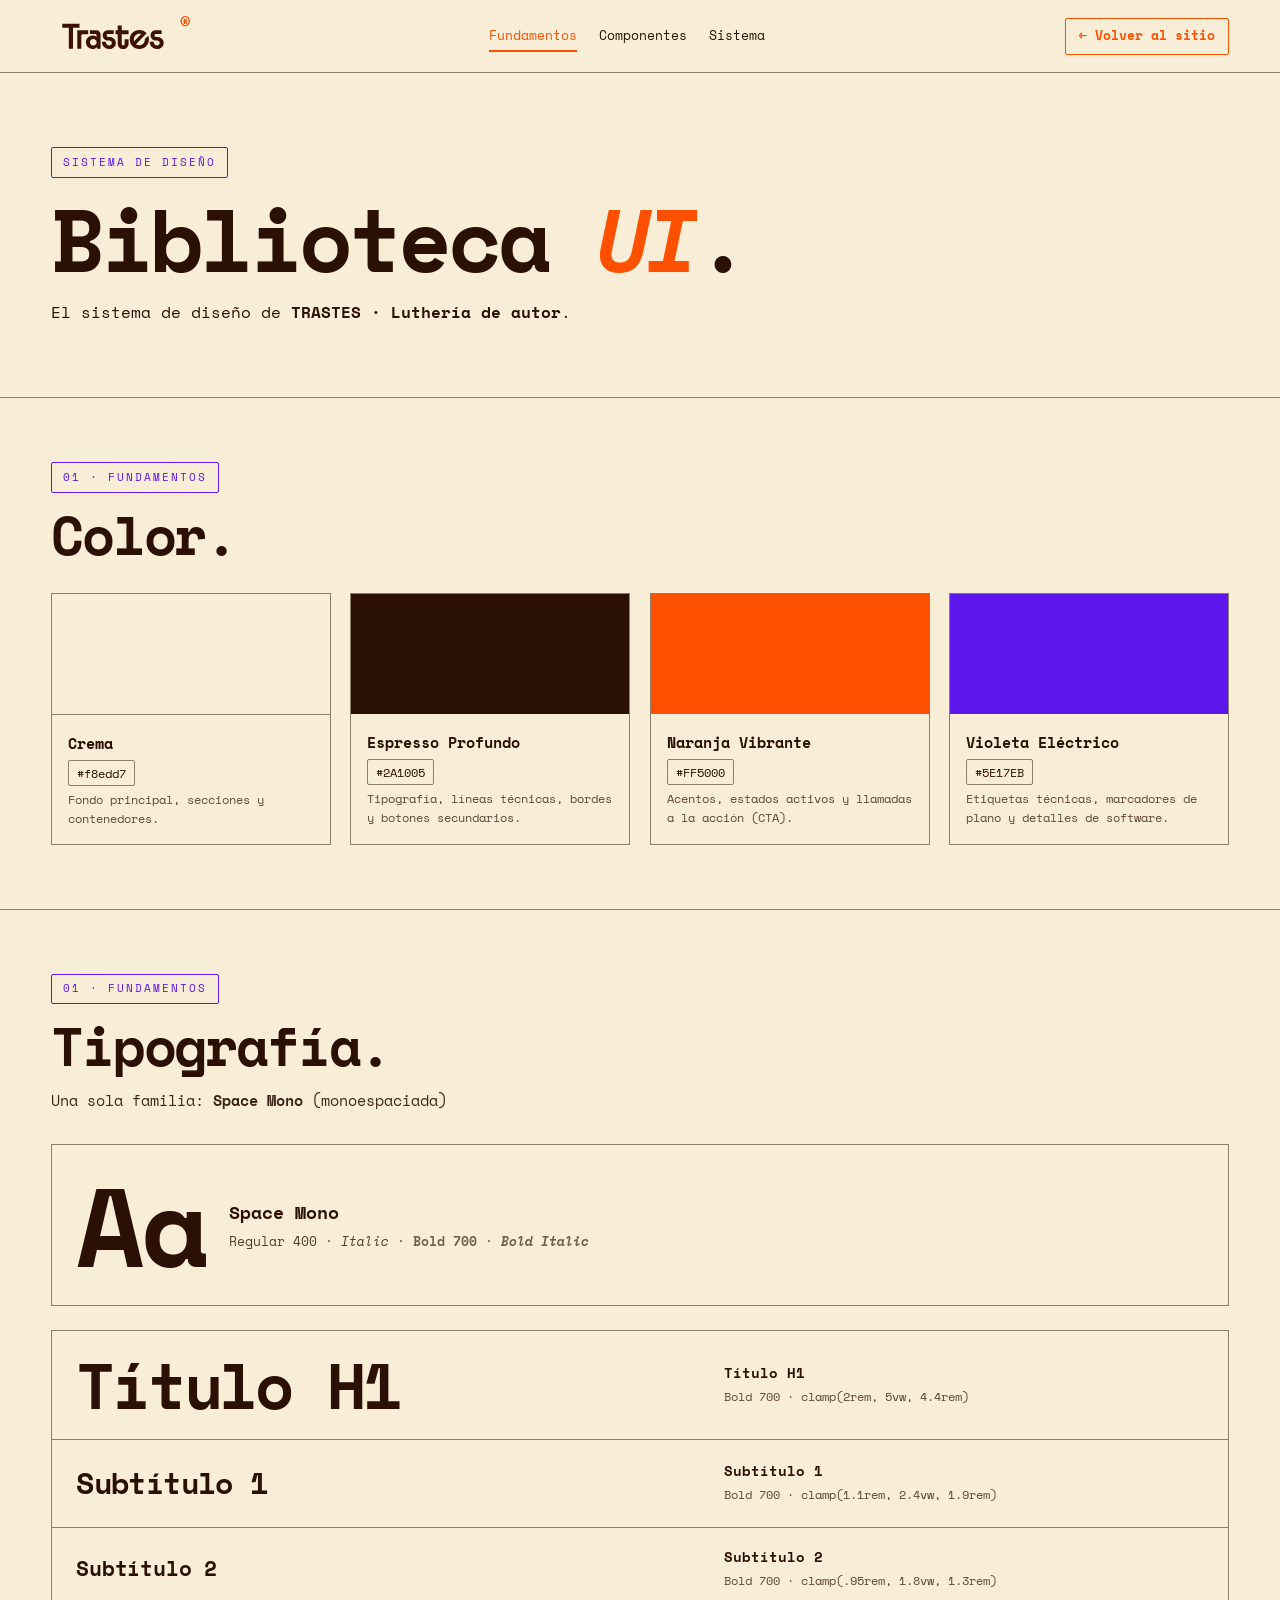
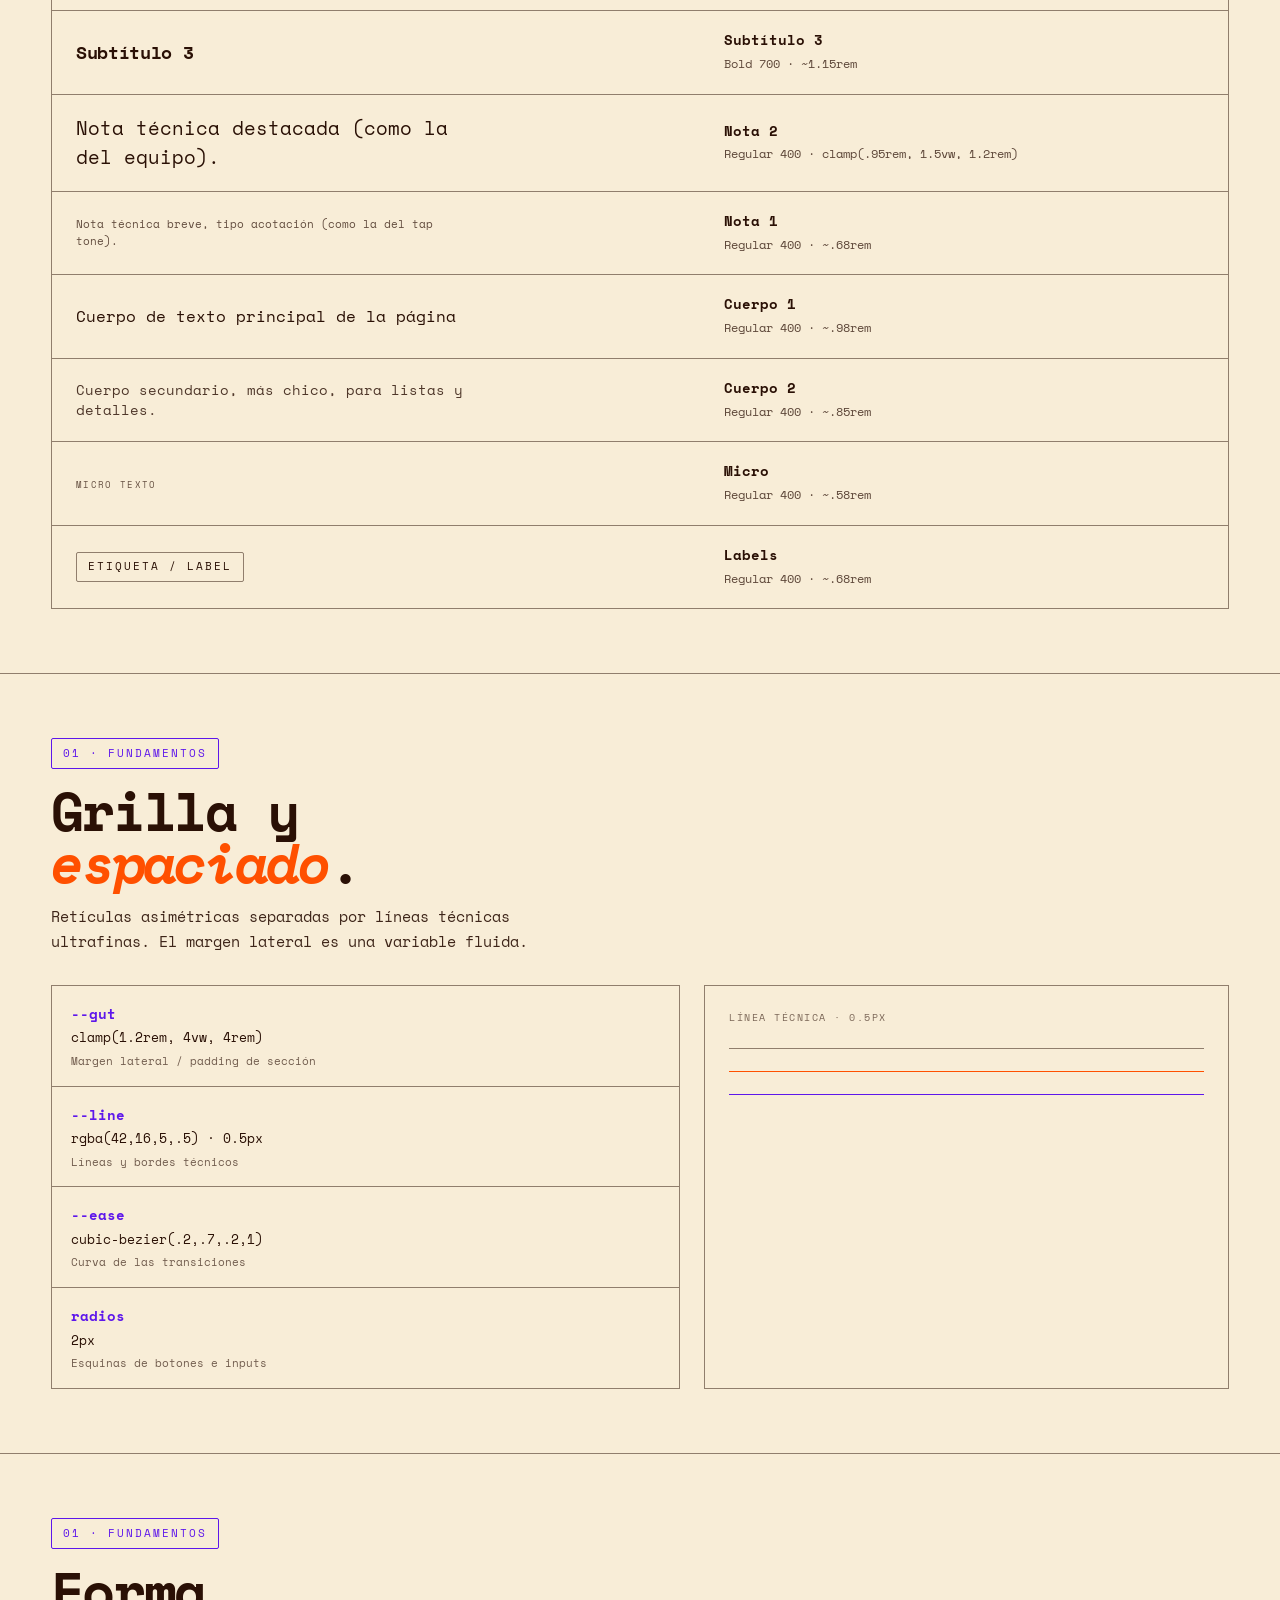
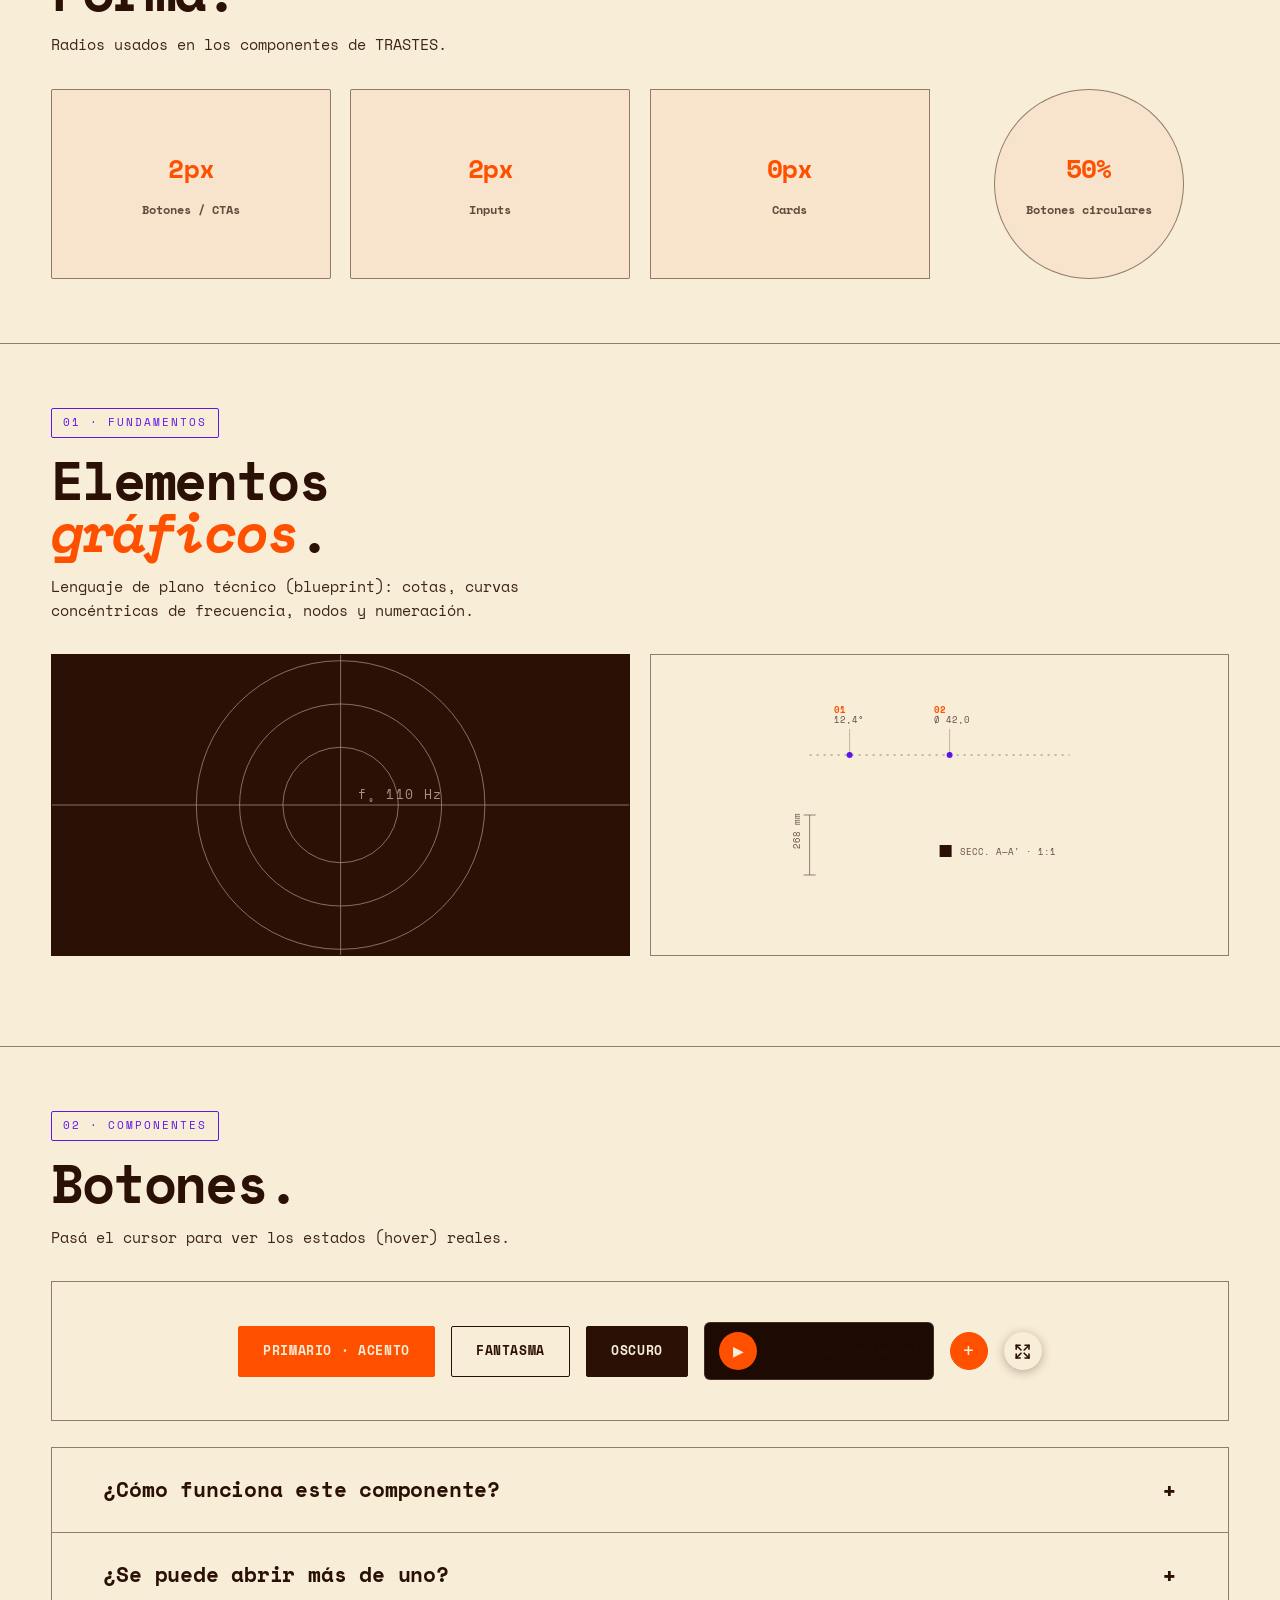
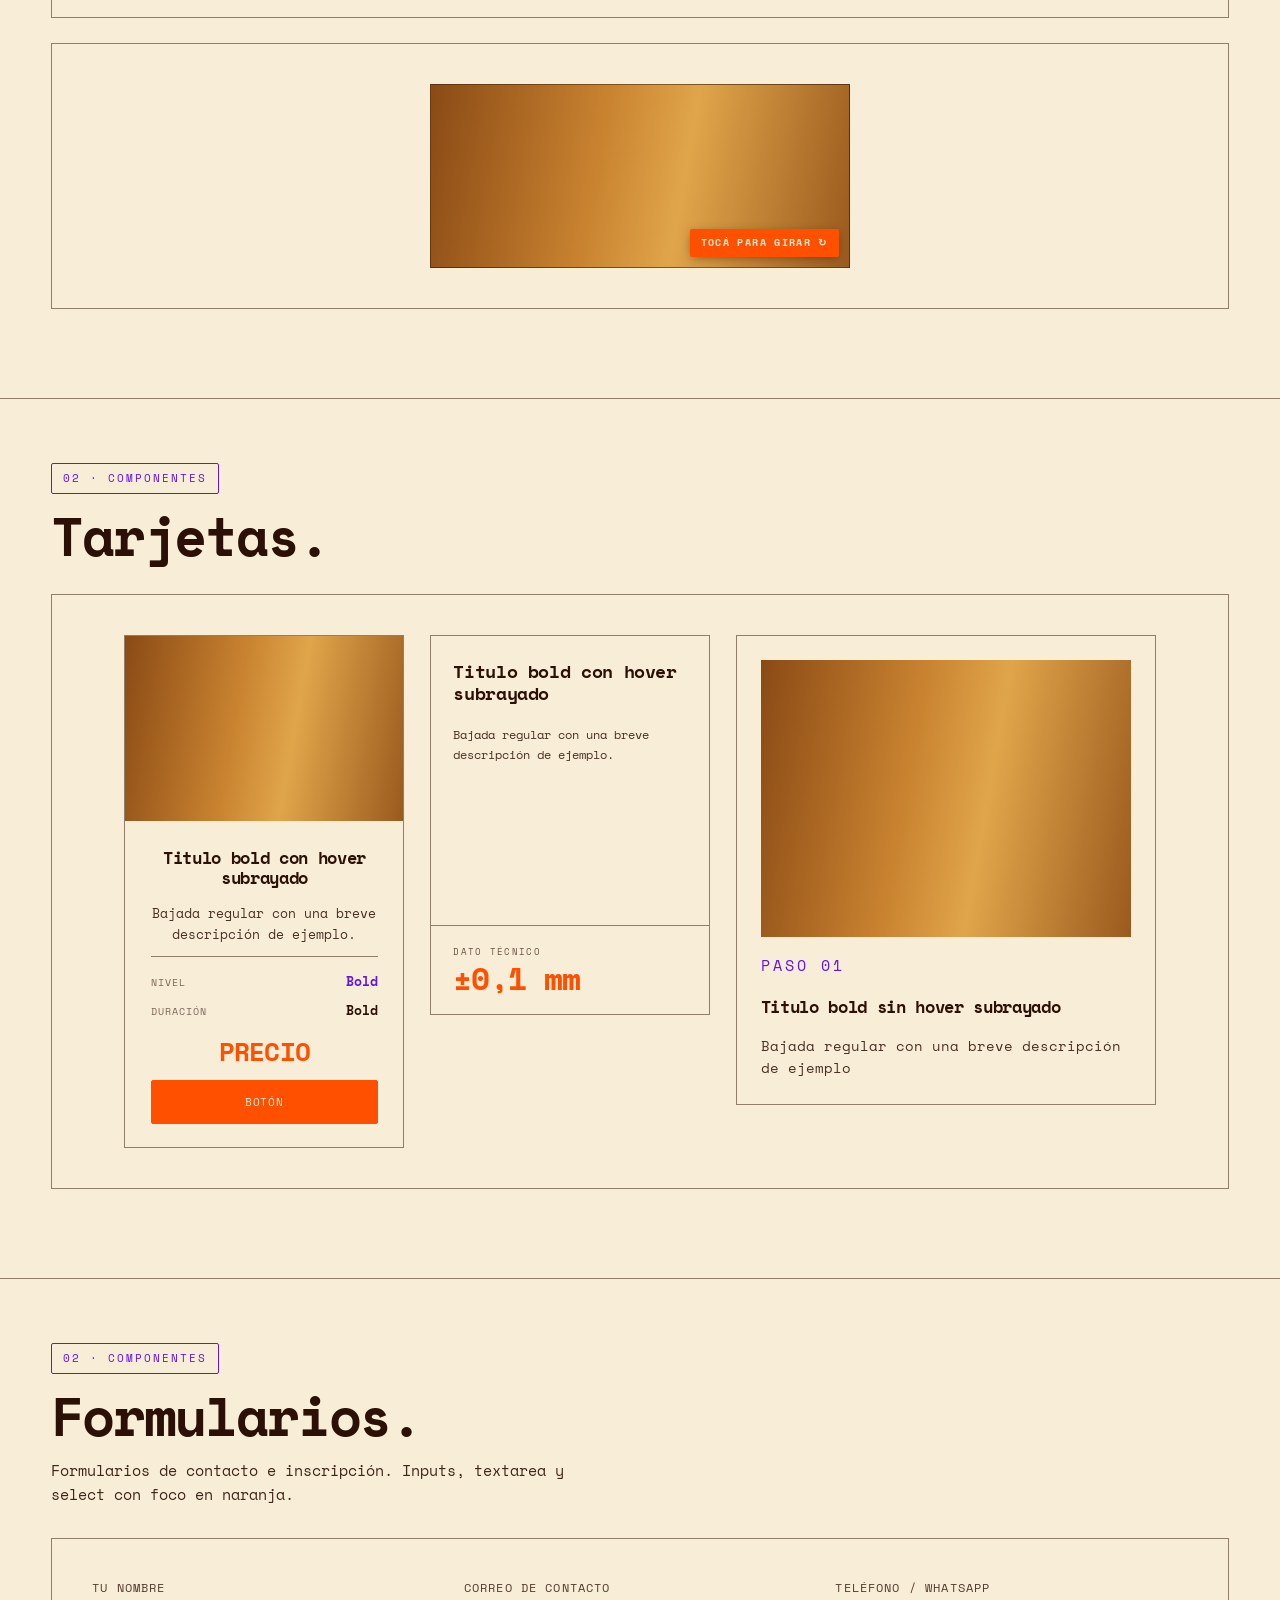
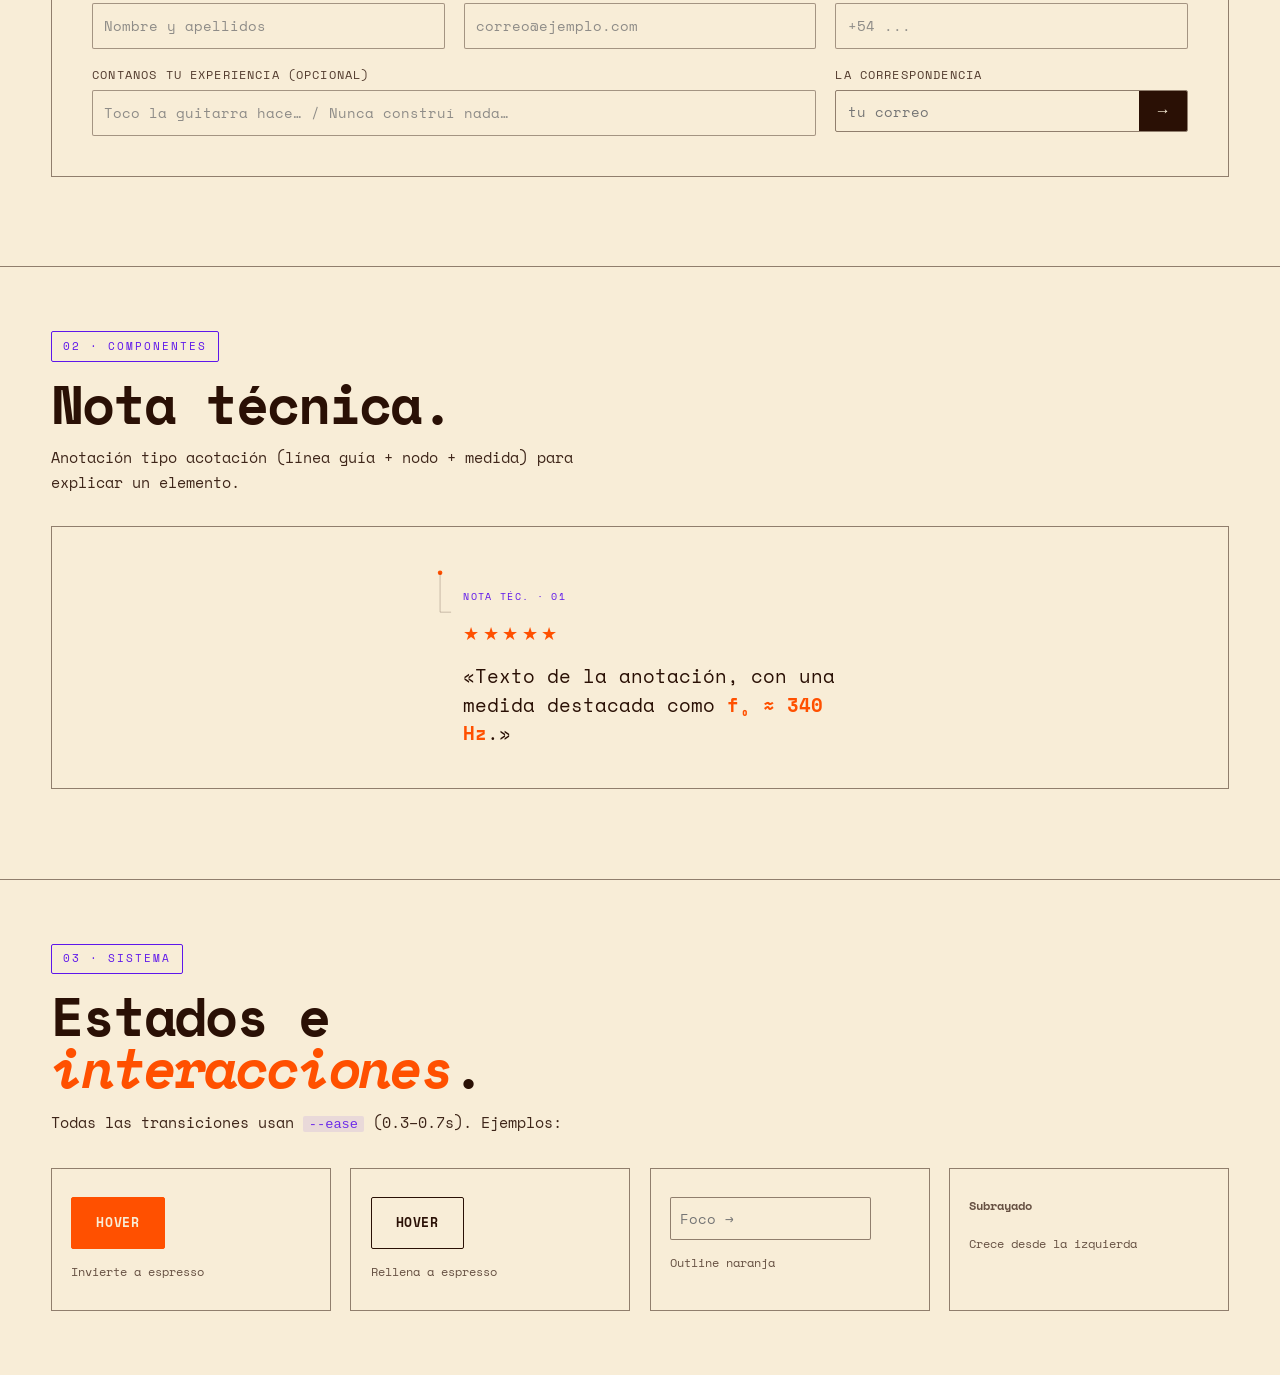
<file: biblioteca.html>
<!DOCTYPE html>
<html lang="es">
<head>
  <meta charset="UTF-8" />
  <meta name="viewport" content="width=device-width, initial-scale=1.0" />
  <title>Biblioteca UX/UI — TRASTES</title>
  <meta name="description" content="Biblioteca UX/UI y sistema de diseño de TRASTES · Luthería de autor. Fundamentos, componentes, estados y guías de uso." />

  <link rel="preconnect" href="https://fonts.googleapis.com" />
  <link rel="preconnect" href="https://fonts.gstatic.com" crossorigin />
  <link href="https://fonts.googleapis.com/css2?family=Space+Mono:ital,wght@0,400;0,700;1,400;1,700&display=swap" rel="stylesheet" />

  <link rel="stylesheet" href="css/styles.css?v=20" />
  <link rel="stylesheet" href="css/biblioteca.css?v=18" />
</head>
<body class="lib">

  <!-- ===================== PRELOADER ===================== -->
  <div class="preloader" id="preloader">
    <div class="preloader__inner">
      <div class="preloader__brand"><img src="assets/logo.svg" alt="TRASTES" class="nav__logo" /><span>®</span></div>
      <div class="preloader__bar" role="progressbar" aria-label="Cargando"></div>
    </div>
  </div>

  <!-- ===================== NAV ===================== -->
  <header class="nav" id="nav">
    <a href="index.html" class="nav__brand" aria-label="TRASTES · inicio"><img src="assets/logo.svg" alt="TRASTES" class="nav__logo" /><span>®</span></a>
    <nav class="nav__links" aria-label="Navegación de la biblioteca">
      <a href="#colores">Fundamentos</a>
      <a href="#botones">Componentes</a>
      <a href="#estados">Sistema</a>
    </nav>
    <a href="index.html" class="nav__cta">← Volver al sitio</a>
    <button class="nav__burger" id="burger" aria-label="Menú" aria-expanded="false">
      <span></span><span></span><span></span>
    </button>
  </header>

  <!-- ===================== MAIN ===================== -->
  <main class="lib-main">

      <!-- INTRO -->
      <section id="intro" class="lib-hero">
        <span class="tag tag--violet">Sistema de diseño</span>
        <h1 class="lib-hero__title">Biblioteca <em>UI</em>.</h1>
        <p class="lib-hero__lead">
          El sistema de diseño de <b>TRASTES · Luthería de autor</b>.
        </p>
      </section>

      <!-- ============ COLOR ============ -->
      <section id="colores" class="lib-section">
        <div class="lib-hdr">
          <span class="tag tag--violet">01 · Fundamentos</span>
          <h2 class="section-title">Color.</h2>
        </div>
        <div class="lib-swatches">
          <div class="swatch swatch--crema">
            <button class="swatch__chip" style="background:#f8edd7" data-copy="#f8edd7" aria-label="Copiar #f8edd7"></button>
            <div class="swatch__meta">
              <b>Crema</b>
              <button class="swatch__hex" data-copy="#f8edd7">#f8edd7</button>
              <span>Fondo principal, secciones y contenedores.</span>
            </div>
          </div>
          <div class="swatch">
            <button class="swatch__chip" style="background:#2A1005" data-copy="#2A1005" aria-label="Copiar #2A1005"></button>
            <div class="swatch__meta">
              <b>Espresso Profundo</b>
              <button class="swatch__hex" data-copy="#2A1005">#2A1005</button>
              <span>Tipografía, líneas técnicas, bordes y botones secundarios.</span>
            </div>
          </div>
          <div class="swatch">
            <button class="swatch__chip" style="background:#FF5000" data-copy="#FF5000" aria-label="Copiar #FF5000"></button>
            <div class="swatch__meta">
              <b>Naranja Vibrante</b>
              <button class="swatch__hex" data-copy="#FF5000">#FF5000</button>
              <span>Acentos, estados activos y llamadas a la acción (CTA).</span>
            </div>
          </div>
          <div class="swatch">
            <button class="swatch__chip" style="background:#5E17EB" data-copy="#5E17EB" aria-label="Copiar #5E17EB"></button>
            <div class="swatch__meta">
              <b>Violeta Eléctrico</b>
              <button class="swatch__hex" data-copy="#5E17EB">#5E17EB</button>
              <span>Etiquetas técnicas, marcadores de plano y detalles de software.</span>
            </div>
          </div>
        </div>
      </section>

      <!-- ============ TIPOGRAFÍA ============ -->
      <section id="tipografia" class="lib-section">
        <div class="lib-hdr">
          <span class="tag tag--violet">01 · Fundamentos</span>
          <h2 class="section-title lib-title--regular">Tipografía.</h2>
          <p class="lib-hdr__desc">Una sola familia: <b>Space Mono</b> (monoespaciada)</p>
        </div>

        <div class="lib-type-specimen">
          <span class="lib-type-specimen__big">Aa</span>
          <div class="lib-type-specimen__info">
            <b>Space Mono</b>
            <span>Regular 400 · <i>Italic</i> · <span style="font-weight:700">Bold 700</span> · <span style="font-weight:700;font-style:italic">Bold Italic</span></span>
          </div>
        </div>

        <div class="lib-type-scale">
          <div class="lib-type-row">
            <div class="lib-type-row__sample"><span style="font-size:clamp(2rem,5vw,4.4rem);font-weight:700;letter-spacing:-.05em;line-height:1.08">Título H1</span></div>
            <div class="lib-type-row__spec"><b>Título H1</b><span>Bold 700 · clamp(2rem, 5vw, 4.4rem)</span></div>
          </div>
          <div class="lib-type-row">
            <div class="lib-type-row__sample"><span style="font-size:clamp(1.1rem,2.4vw,1.9rem);font-weight:700;letter-spacing:-.02em">Subtítulo 1</span></div>
            <div class="lib-type-row__spec"><b>Subtítulo 1</b><span>Bold 700 · clamp(1.1rem, 2.4vw, 1.9rem)</span></div>
          </div>
          <div class="lib-type-row">
            <div class="lib-type-row__sample"><span style="font-size:clamp(.95rem,1.8vw,1.3rem);font-weight:700;letter-spacing:-.01em">Subtítulo 2</span></div>
            <div class="lib-type-row__spec"><b>Subtítulo 2</b><span>Bold 700 · clamp(.95rem, 1.8vw, 1.3rem)</span></div>
          </div>
          <div class="lib-type-row">
            <div class="lib-type-row__sample"><span style="font-size:1.15rem;font-weight:700;letter-spacing:-.02em">Subtítulo 3</span></div>
            <div class="lib-type-row__spec"><b>Subtítulo 3</b><span>Bold 700 · ~1.15rem</span></div>
          </div>
          <div class="lib-type-row">
            <div class="lib-type-row__sample"><p style="font-size:clamp(.95rem,1.5vw,1.2rem);line-height:1.5;max-width:34ch">Nota técnica destacada (como la del equipo).</p></div>
            <div class="lib-type-row__spec"><b>Nota 2</b><span>Regular 400 · clamp(.95rem, 1.5vw, 1.2rem)</span></div>
          </div>
          <div class="lib-type-row">
            <div class="lib-type-row__sample"><p style="font-size:.68rem;line-height:1.55;max-width:52ch;opacity:.72">Nota técnica breve, tipo acotación (como la del tap tone).</p></div>
            <div class="lib-type-row__spec"><b>Nota 1</b><span>Regular 400 · ~.68rem</span></div>
          </div>
          <div class="lib-type-row">
            <div class="lib-type-row__sample"><p style="font-size:.98rem;line-height:1.5;max-width:42ch">Cuerpo de texto principal de la página</p></div>
            <div class="lib-type-row__spec"><b>Cuerpo 1</b><span>Regular 400 · ~.98rem</span></div>
          </div>
          <div class="lib-type-row">
            <div class="lib-type-row__sample"><p style="font-size:.85rem;line-height:1.5;max-width:46ch;opacity:.82">Cuerpo secundario, más chico, para listas y detalles.</p></div>
            <div class="lib-type-row__spec"><b>Cuerpo 2</b><span>Regular 400 · ~.85rem</span></div>
          </div>
          <div class="lib-type-row">
            <div class="lib-type-row__sample"><span style="font-size:.58rem;letter-spacing:.14em;text-transform:uppercase;opacity:.7">Micro texto</span></div>
            <div class="lib-type-row__spec"><b>Micro</b><span>Regular 400 · ~.58rem</span></div>
          </div>
          <div class="lib-type-row">
            <div class="lib-type-row__sample"><span class="tag">Etiqueta / Label</span></div>
            <div class="lib-type-row__spec"><b>Labels</b><span>Regular 400 · ~.68rem</span></div>
          </div>
        </div>
      </section>

      <!-- ============ GRILLA Y ESPACIADO ============ -->
      <section id="grilla" class="lib-section">
        <div class="lib-hdr">
          <span class="tag tag--violet">01 · Fundamentos</span>
          <h2 class="section-title">Grilla y<br /><em>espaciado</em>.</h2>
          <p class="lib-hdr__desc">Retículas asimétricas separadas por líneas técnicas ultrafinas. El margen lateral es una variable fluida.</p>
        </div>
        <div class="lib-grid-demo">
          <div class="lib-tokens">
            <div class="lib-token"><b>--gut</b><span>clamp(1.2rem, 4vw, 4rem)</span><small>Margen lateral / padding de sección</small></div>
            <div class="lib-token"><b>--line</b><span>rgba(42,16,5,.5) · 0.5px</span><small>Líneas y bordes técnicos</small></div>
            <div class="lib-token"><b>--ease</b><span>cubic-bezier(.2,.7,.2,1)</span><small>Curva de las transiciones</small></div>
            <div class="lib-token"><b>radios</b><span>2px</span><small>Esquinas de botones e inputs</small></div>
          </div>
          <div class="lib-lines-demo" aria-hidden="true">
            <span>Línea técnica · 0.5px</span>
            <div class="lib-line"></div>
            <div class="lib-line"></div>
            <div class="lib-line"></div>
          </div>
        </div>
      </section>

      <!-- ============ FORMA ============ -->
      <section id="forma" class="lib-section">
        <div class="lib-hdr">
          <span class="tag tag--violet">01 · Fundamentos</span>
          <h2 class="section-title">Forma.</h2>
          <p class="lib-hdr__desc">Radios usados en los componentes de TRASTES.</p>
        </div>
        <div class="lib-radius-grid">
          <div class="lib-radius-card" style="--shape-radius:2px">
            <b>2px</b>
            <span>Botones / CTAs</span>
          </div>
          <div class="lib-radius-card" style="--shape-radius:2px">
            <b>2px</b>
            <span>Inputs</span>
          </div>
          <div class="lib-radius-card" style="--shape-radius:0">
            <b>0px</b>
            <span>Cards</span>
          </div>
          <div class="lib-radius-card lib-radius-card--circle" style="--shape-radius:50%">
            <b>50%</b>
            <span>Botones circulares</span>
          </div>
        </div>
      </section>

      <!-- ============ ELEMENTOS GRÁFICOS ============ -->
      <section id="graficos" class="lib-section">
        <div class="lib-hdr">
          <span class="tag tag--violet">01 · Fundamentos</span>
          <h2 class="section-title">Elementos<br /><em>gráficos</em>.</h2>
          <p class="lib-hdr__desc">Lenguaje de plano técnico (blueprint): cotas, curvas concéntricas de frecuencia, nodos y numeración.</p>
        </div>
        <div class="lib-demo lib-demo--split">
          <div class="lib-demo__stage" style="background:#2a1005;min-height:220px;position:relative;overflow:hidden">
            <svg viewBox="0 0 400 220" preserveAspectRatio="xMidYMid slice" style="position:absolute;inset:0;width:100%;height:100%;opacity:.6;mix-blend-mode:screen">
              <g fill="none" stroke="#f8edd7" stroke-width="0.5">
                <circle cx="200" cy="110" r="40"/><circle cx="200" cy="110" r="70"/><circle cx="200" cy="110" r="100"/>
                <line x1="0" y1="110" x2="400" y2="110"/><line x1="200" y1="0" x2="200" y2="220"/>
              </g>
              <text x="212" y="106" fill="#f8edd7" font-size="9" letter-spacing="1">f₀ 110 Hz</text>
            </svg>
          </div>
          <div class="lib-demo__stage" style="min-height:220px;position:relative">
            <svg viewBox="0 0 300 220" preserveAspectRatio="xMidYMid meet" style="width:100%;height:220px">
              <line x1="20" y1="60" x2="280" y2="60" stroke="#2A1005" stroke-width="0.5" stroke-dasharray="2 5"/>
              <circle cx="60" cy="60" r="3" fill="#5E17EB"/><line x1="60" y1="60" x2="60" y2="34" stroke="#2A1005" stroke-width="0.5" opacity=".5"/>
              <text x="44" y="28" fill="#2A1005" font-size="9" opacity=".7">12,4°</text>
              <text x="44" y="18" fill="#FF5000" font-size="9" font-weight="700">01</text>
              <circle cx="160" cy="60" r="3" fill="#5E17EB"/><line x1="160" y1="60" x2="160" y2="34" stroke="#2A1005" stroke-width="0.5" opacity=".5"/>
              <text x="144" y="28" fill="#2A1005" font-size="9" opacity=".7">Ø 42,0</text>
              <text x="144" y="18" fill="#FF5000" font-size="9" font-weight="700">02</text>
              <line x1="20" y1="120" x2="20" y2="180" stroke="#2A1005" stroke-width="0.5"/>
              <line x1="14" y1="120" x2="26" y2="120" stroke="#2A1005" stroke-width="0.5"/>
              <line x1="14" y1="180" x2="26" y2="180" stroke="#2A1005" stroke-width="0.5"/>
              <text x="10" y="154" fill="#2A1005" font-size="9" opacity=".7" transform="rotate(-90 10 154)">268 mm</text>
              <rect x="150" y="150" width="12" height="12" fill="#2A1005"/>
              <text x="170" y="160" fill="#2A1005" font-size="9" opacity=".7">SECC. A—A′ · 1:1</text>
            </svg>
          </div>
        </div>
      </section>

      <!-- ============ BOTONES ============ -->
      <section id="botones" class="lib-section">
        <div class="lib-hdr">
          <span class="tag tag--violet">02 · Componentes</span>
          <h2 class="section-title">Botones.</h2>
          <p class="lib-hdr__desc">Pasá el cursor para ver los estados (hover) reales.</p>
        </div>
        <div class="lib-demo">
          <div class="lib-demo__stage lib-demo__stage--row">
            <a class="btn btn--accent">Primario · acento</a>
            <a class="btn btn--ghost">Fantasma</a>
            <a class="btn btn--dark">Oscuro</a>
            <div class="mock mock--audio" id="libAudio" style="max-width:320px">
              <button class="mock__play" aria-label="Reproducir">▶</button>
              <div class="mock__wave"><span></span><span></span><span></span><span></span><span></span><span></span><span></span><span></span><span></span><span></span></div>
              <small>tap_tone_tapa.mp3</small>
            </div>
            <button class="cd-kit__hotspot" style="position:static;transform:none" aria-expanded="false" aria-label="Punto interactivo (hotspot)">
              <span class="cd-kit__plus" aria-hidden="true">+</span>
            </button>
            <button class="gallery__zoom" style="position:static" aria-label="Ver imagen completa">
              <svg viewBox="0 0 24 24" fill="none" stroke="currentColor" stroke-width="2" stroke-linecap="round" stroke-linejoin="round" aria-hidden="true">
                <polyline points="4 9 4 4 9 4"/><line x1="4" y1="4" x2="10" y2="10"/>
                <polyline points="15 4 20 4 20 9"/><line x1="20" y1="4" x2="14" y2="10"/>
                <polyline points="4 15 4 20 9 20"/><line x1="4" y1="20" x2="10" y2="14"/>
                <polyline points="20 15 20 20 15 20"/><line x1="20" y1="20" x2="14" y2="14"/>
              </svg>
            </button>
          </div>
        </div>
        <div class="lib-demo">
          <div class="faq__list" style="border:.5px solid var(--line);border-bottom:none">
            <div class="qa">
              <button class="qa__q" aria-expanded="false"><span>¿Cómo funciona este componente?</span><span class="qa__icon">+</span></button>
              <div class="qa__a"><p>Al hacer clic se despliega el panel con una transición de altura suave. El ícono “+” gira 45° y se vuelve naranja.</p></div>
            </div>
            <div class="qa">
              <button class="qa__q" aria-expanded="false"><span>¿Se puede abrir más de uno?</span><span class="qa__icon">+</span></button>
              <div class="qa__a"><p>En la FAQ, sí: cada ítem es independiente. El temario del curso, en cambio, es exclusivo (al abrir una celda se cierran las demás).</p></div>
            </div>
          </div>
        </div>
        <div class="lib-demo">
          <div class="lib-demo__stage">
            <div class="wp__flip" tabindex="0" role="button" aria-label="Girar" style="width:min(100%,420px)">
              <div class="wp__flip-inner">
                <div class="wp__grain wp__face" style="background:linear-gradient(100deg,#8a4a15,#c98330 40%,#e0a54a 60%,#9a5a1e)"></div>
                <div class="wp__grain wp__face wp__face--back" style="background:#2a1005;display:flex;align-items:center;justify-content:center;color:#f8edd7;font-size:.8rem;letter-spacing:.1em">REVERSO ↻</div>
                <span class="wp__flip-hint">tocá para girar ↻</span>
              </div>
            </div>
          </div>
        </div>
      </section>

      <!-- ============ TARJETAS ============ -->
      <section id="cards" class="lib-section">
        <div class="lib-hdr">
          <span class="tag tag--violet">02 · Componentes</span>
          <h2 class="section-title">Tarjetas.</h2>
        </div>

        <div class="lib-demo">
          <div class="lib-demo__stage" style="align-items:flex-start;gap:1.6rem">
            <article class="course" style="max-width:280px">
              <svg class="course__frame" aria-hidden="true"><rect pathLength="100" x="0" y="0" width="100%" height="100%"/></svg>
              <div class="course__img" style="background:linear-gradient(100deg,#8a4a15,#c98330 40%,#e0a54a 60%,#9a5a1e)"></div>
              <h3>Titulo bold con hover subrayado</h3>
              <p class="course__lead">Bajada regular con una breve descripción de ejemplo.</p>
              <ul class="course__meta">
                <li><span>Nivel</span><b class="course__level">Bold</b></li>
                <li><span>Duración</span><b>Bold</b></li>
              </ul>
              <div class="course__price">PRECIO</div>
              <a class="course__btn">botón</a>
            </article>
            <article class="benefit" style="border:.5px solid var(--line);background:var(--cream);max-width:280px">
              <div class="benefit__mid">
                <h3>Titulo bold con hover subrayado</h3>
                <p>Bajada regular con una breve descripción de ejemplo.</p>
              </div>
              <div class="benefit__data">
                <span class="benefit__k">Dato técnico</span>
                <b>±0,1 mm</b>
              </div>
            </article>
            <article class="frame" style="border:.5px solid var(--line);background:var(--cream)">
              <div class="ph" style="aspect-ratio:4/3;background:linear-gradient(100deg,#8a4a15,#c98330 40%,#e0a54a 60%,#9a5a1e)"></div>
              <span class="frame__step">Paso 01</span>
              <h3 style="white-space:nowrap;font-size:1.05rem">Titulo bold sin hover subrayado</h3>
              <p>Bajada regular con una breve descripción de ejemplo</p>
            </article>
          </div>
        </div>
      </section>

      <!-- ============ FORMULARIOS ============ -->
      <section id="formularios" class="lib-section">
        <div class="lib-hdr">
          <span class="tag tag--violet">02 · Componentes</span>
          <h2 class="section-title">Formularios.</h2>
          <p class="lib-hdr__desc">Formularios de contacto e inscripción. Inputs, textarea y select con foco en naranja.</p>
        </div>
        <div class="lib-demo">
          <div class="lib-demo__stage">
            <div class="dform dform--grid">
              <label>Tu nombre
                <input type="text" placeholder="Nombre y apellidos" />
              </label>
              <label>Correo de contacto
                <input type="email" placeholder="correo@ejemplo.com" />
              </label>
              <label>Teléfono / WhatsApp
                <input type="tel" placeholder="+54 ..." />
              </label>
              <label>Contanos tu experiencia (opcional)
                <textarea rows="1" placeholder="Toco la guitarra hace… / Nunca construí nada…"></textarea>
              </label>
              <div class="dform__news">
                <span>La correspondencia</span>
                <form class="news" onsubmit="return false">
                  <input type="email" placeholder="tu correo" aria-label="correo" />
                  <button type="submit" aria-label="Suscribirse">→</button>
                </form>
              </div>
            </div>
          </div>
        </div>
      </section>


      <!-- ============ NOTA TÉCNICA ============ -->
      <section id="nota" class="lib-section">
        <div class="lib-hdr">
          <span class="tag tag--violet">02 · Componentes</span>
          <h2 class="section-title">Nota técnica.</h2>
          <p class="lib-hdr__desc">Anotación tipo acotación (línea guía + nodo + medida) para explicar un elemento.</p>
        </div>
        <div class="lib-demo">
          <div class="lib-demo__stage">
            <div class="rev-note" style="min-height:auto;padding:0;max-width:420px">
              <svg class="rev-note__svg" viewBox="0 0 24 66" preserveAspectRatio="xMinYMin meet" aria-hidden="true">
                <circle cx="11" cy="3" r="2.5" class="a-dot"/><line x1="11" y1="3" x2="11" y2="46" class="a-line"/><line x1="11" y1="46" x2="23" y2="46" class="a-line"/>
              </svg>
              <div class="rev-note__body">
                <span class="rev-note__tag">Nota téc. · 01</span>
                <div class="rev-note__stars">★★★★★</div>
                <p class="rev-note__text">«Texto de la anotación, con una medida destacada como <b style="color:var(--accent)">f₀ ≈ 340 Hz</b>.»</p>
              </div>
            </div>
          </div>
        </div>
      </section>

      <!-- ============ ESTADOS ============ -->
      <section id="estados" class="lib-section">
        <div class="lib-hdr">
          <span class="tag tag--violet">03 · Sistema</span>
          <h2 class="section-title">Estados e<br /><em>interacciones</em>.</h2>
          <p class="lib-hdr__desc">Todas las transiciones usan <code>--ease</code> (0.3–0.7s). Ejemplos:</p>
        </div>
        <div class="lib-states">
          <div class="lib-state"><a class="btn btn--accent">Hover</a><span>Invierte a espresso</span></div>
          <div class="lib-state"><a class="btn btn--ghost">Hover</a><span>Rellena a espresso</span></div>
          <div class="lib-state"><input class="lib-focusdemo" placeholder="Foco →" /><span>Outline naranja</span></div>
          <div class="lib-state"><span class="lib-underline">Subrayado</span><span>Crece desde la izquierda</span></div>
        </div>
      </section>

    </main>

  <!-- ===================== TOAST ===================== -->
  <div class="lib-toast" id="toast" role="status" aria-live="polite">Copiado ✓</div>

  <script src="js/biblioteca.js?v=6"></script>
</body>
</html>
</file>
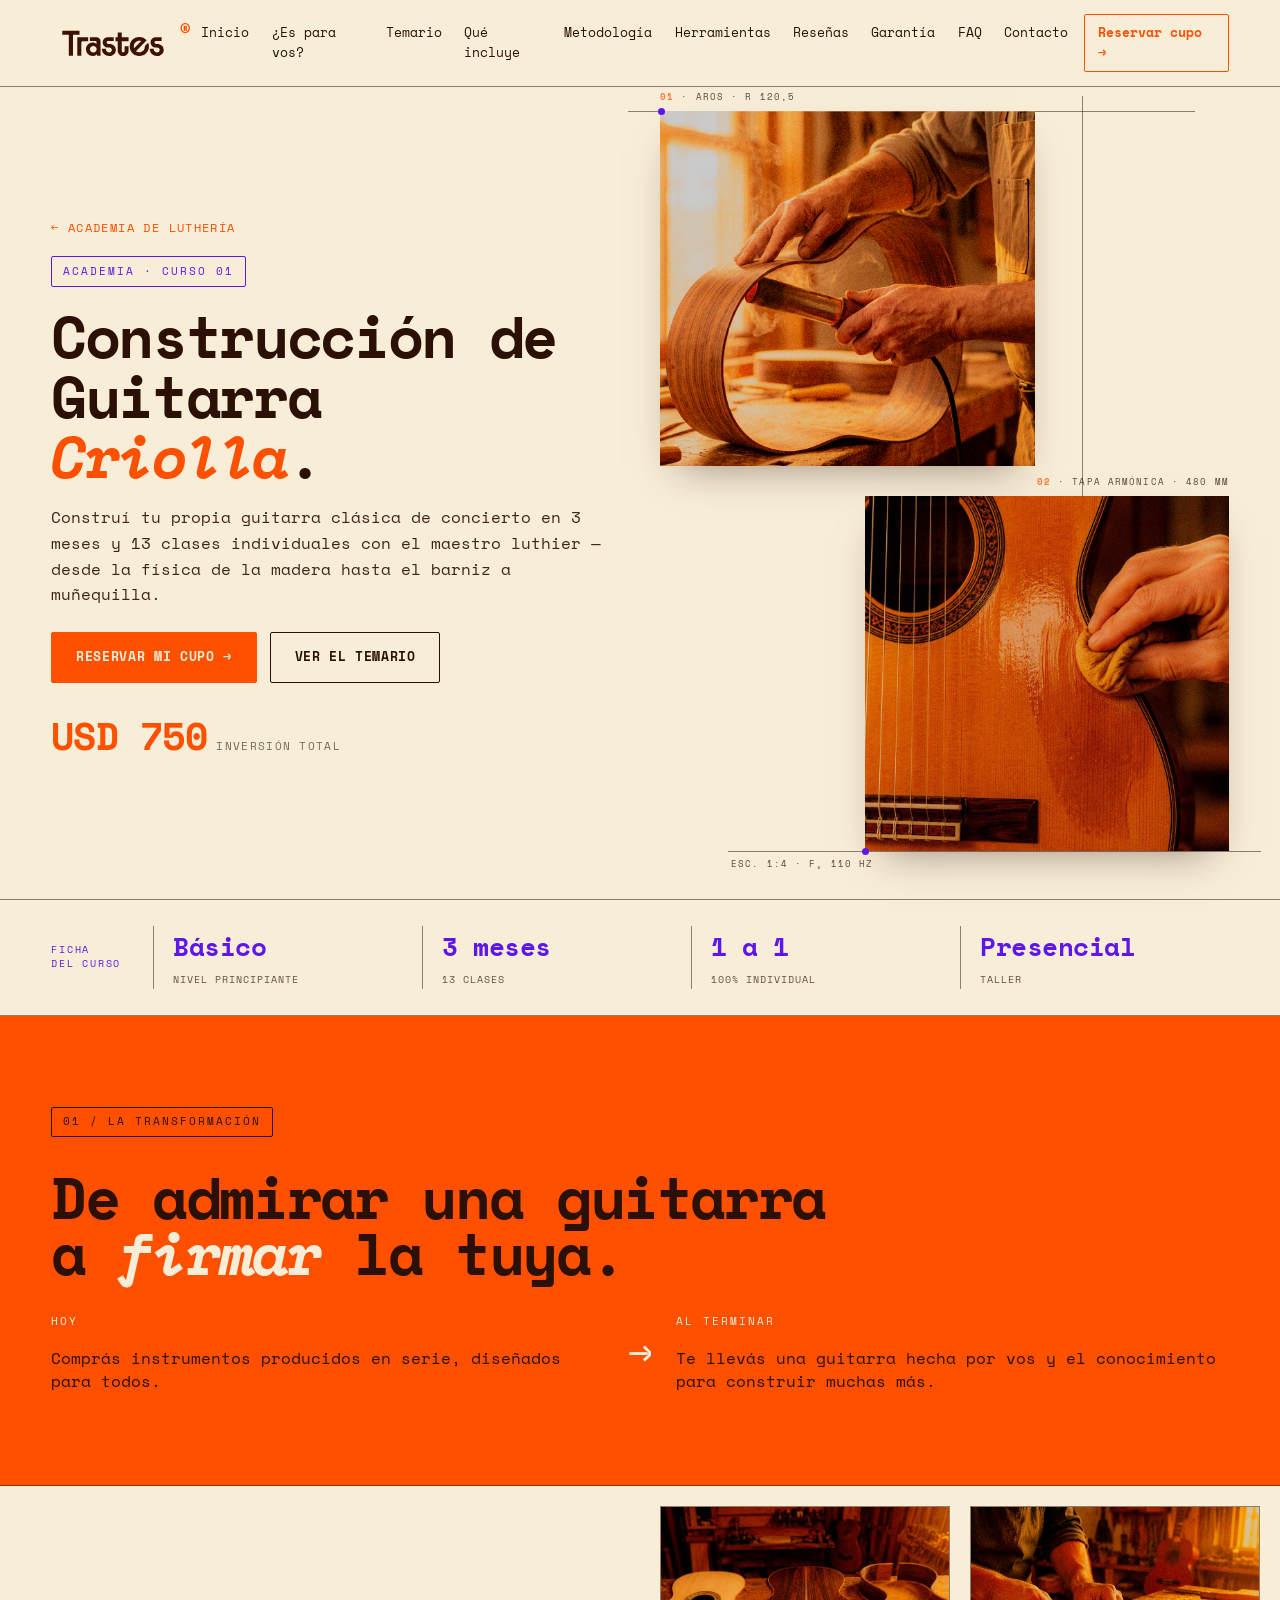
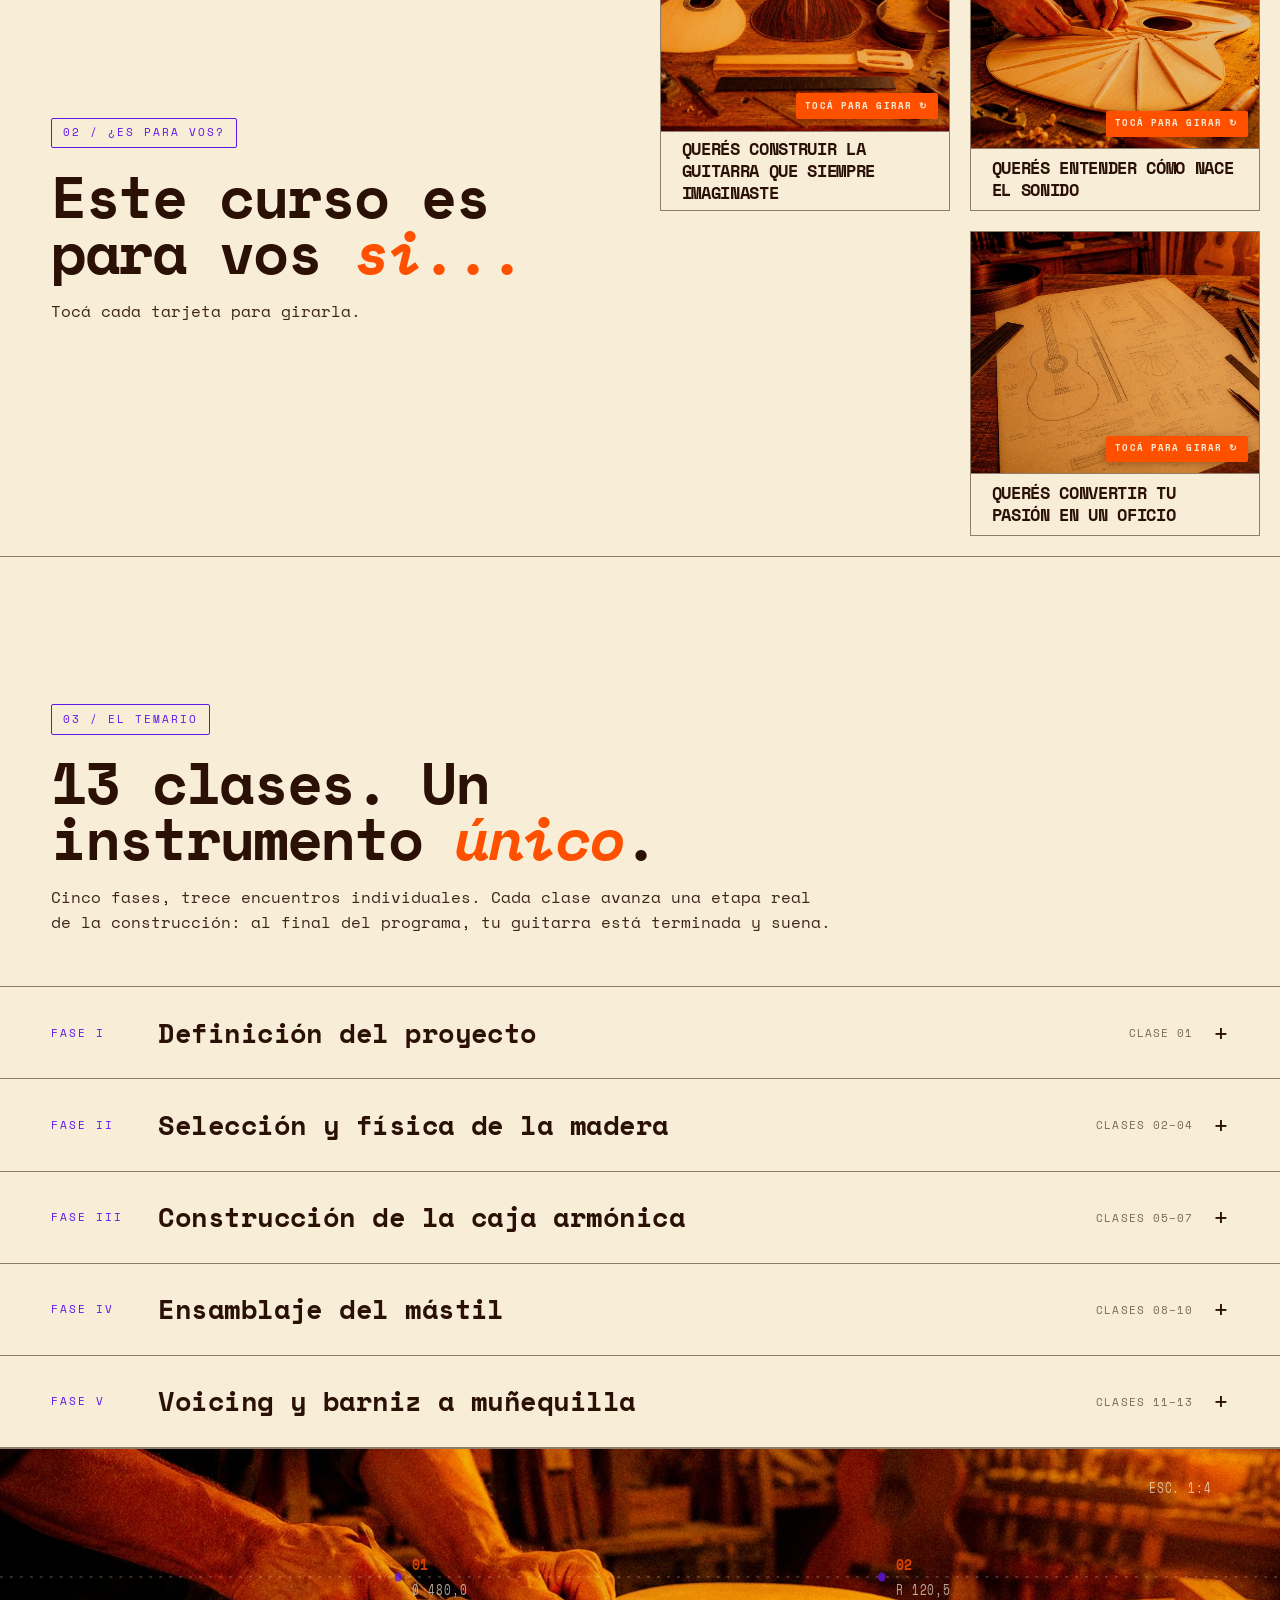
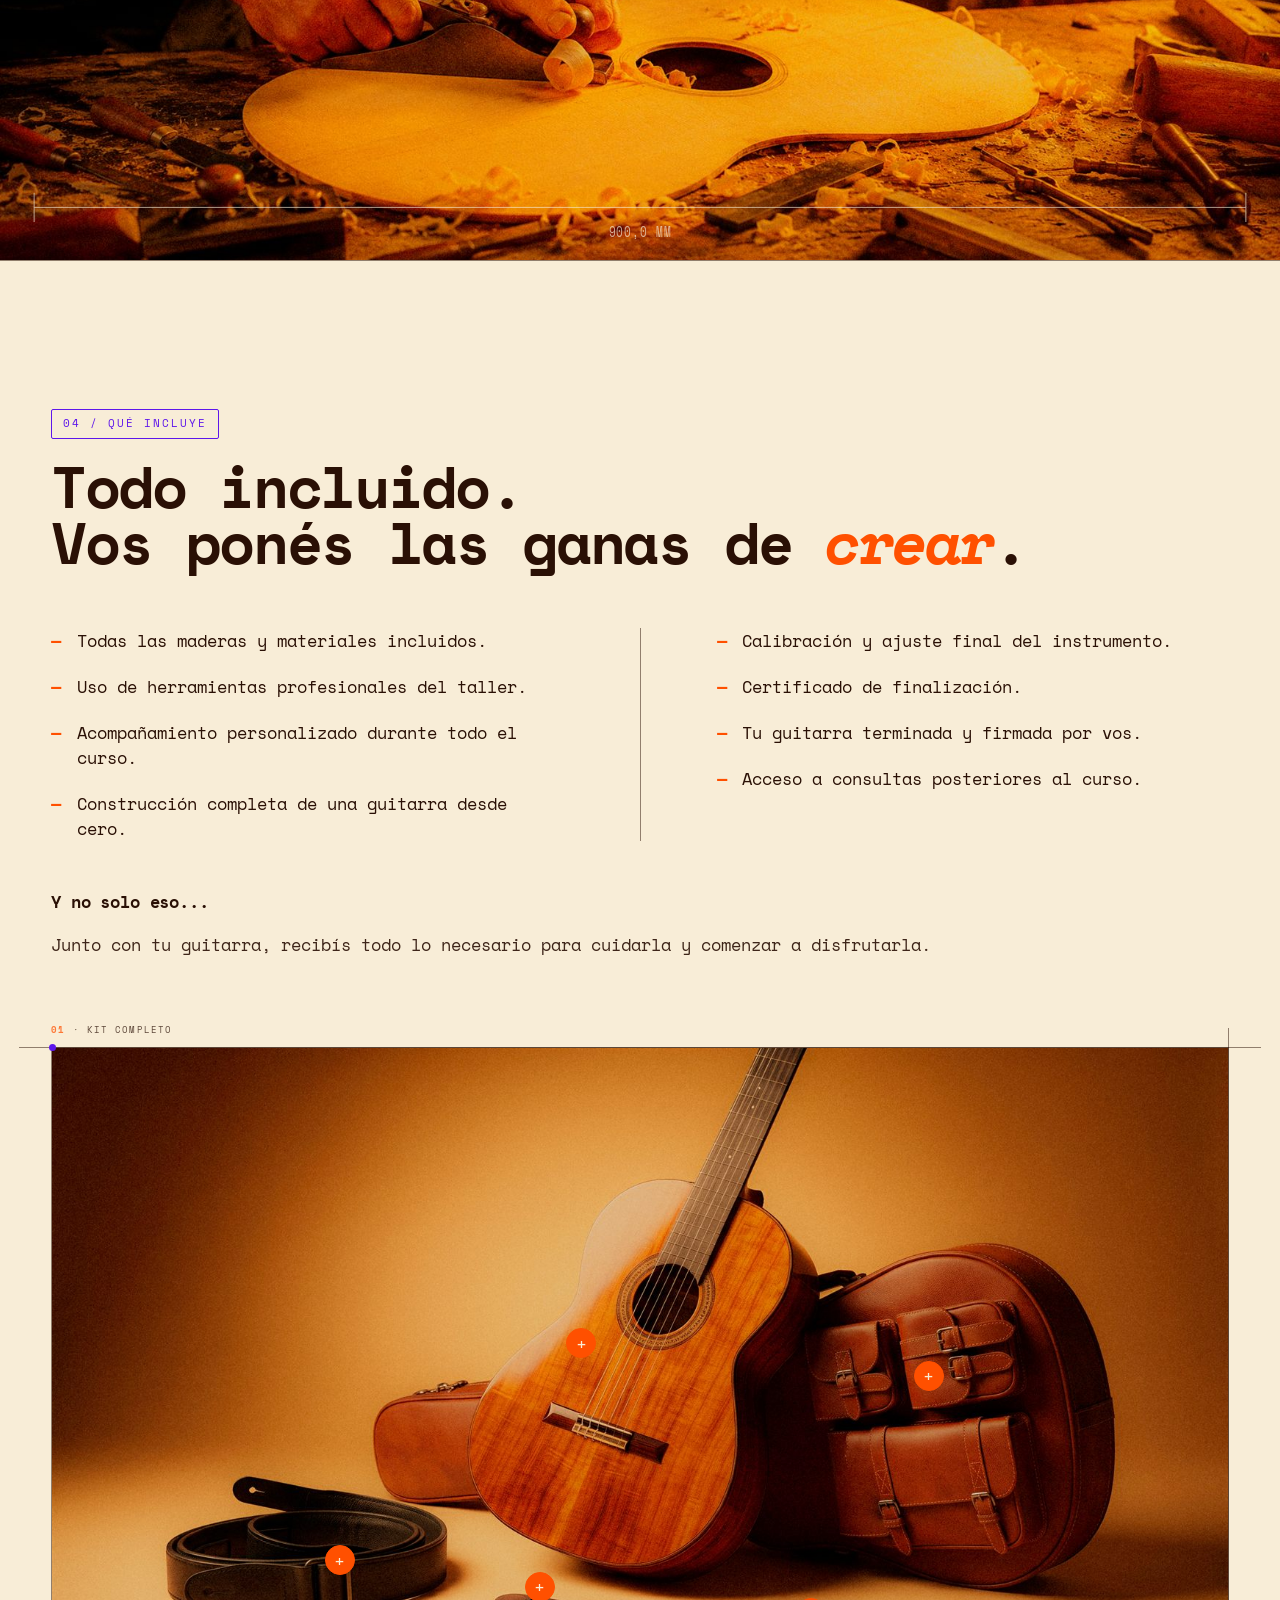
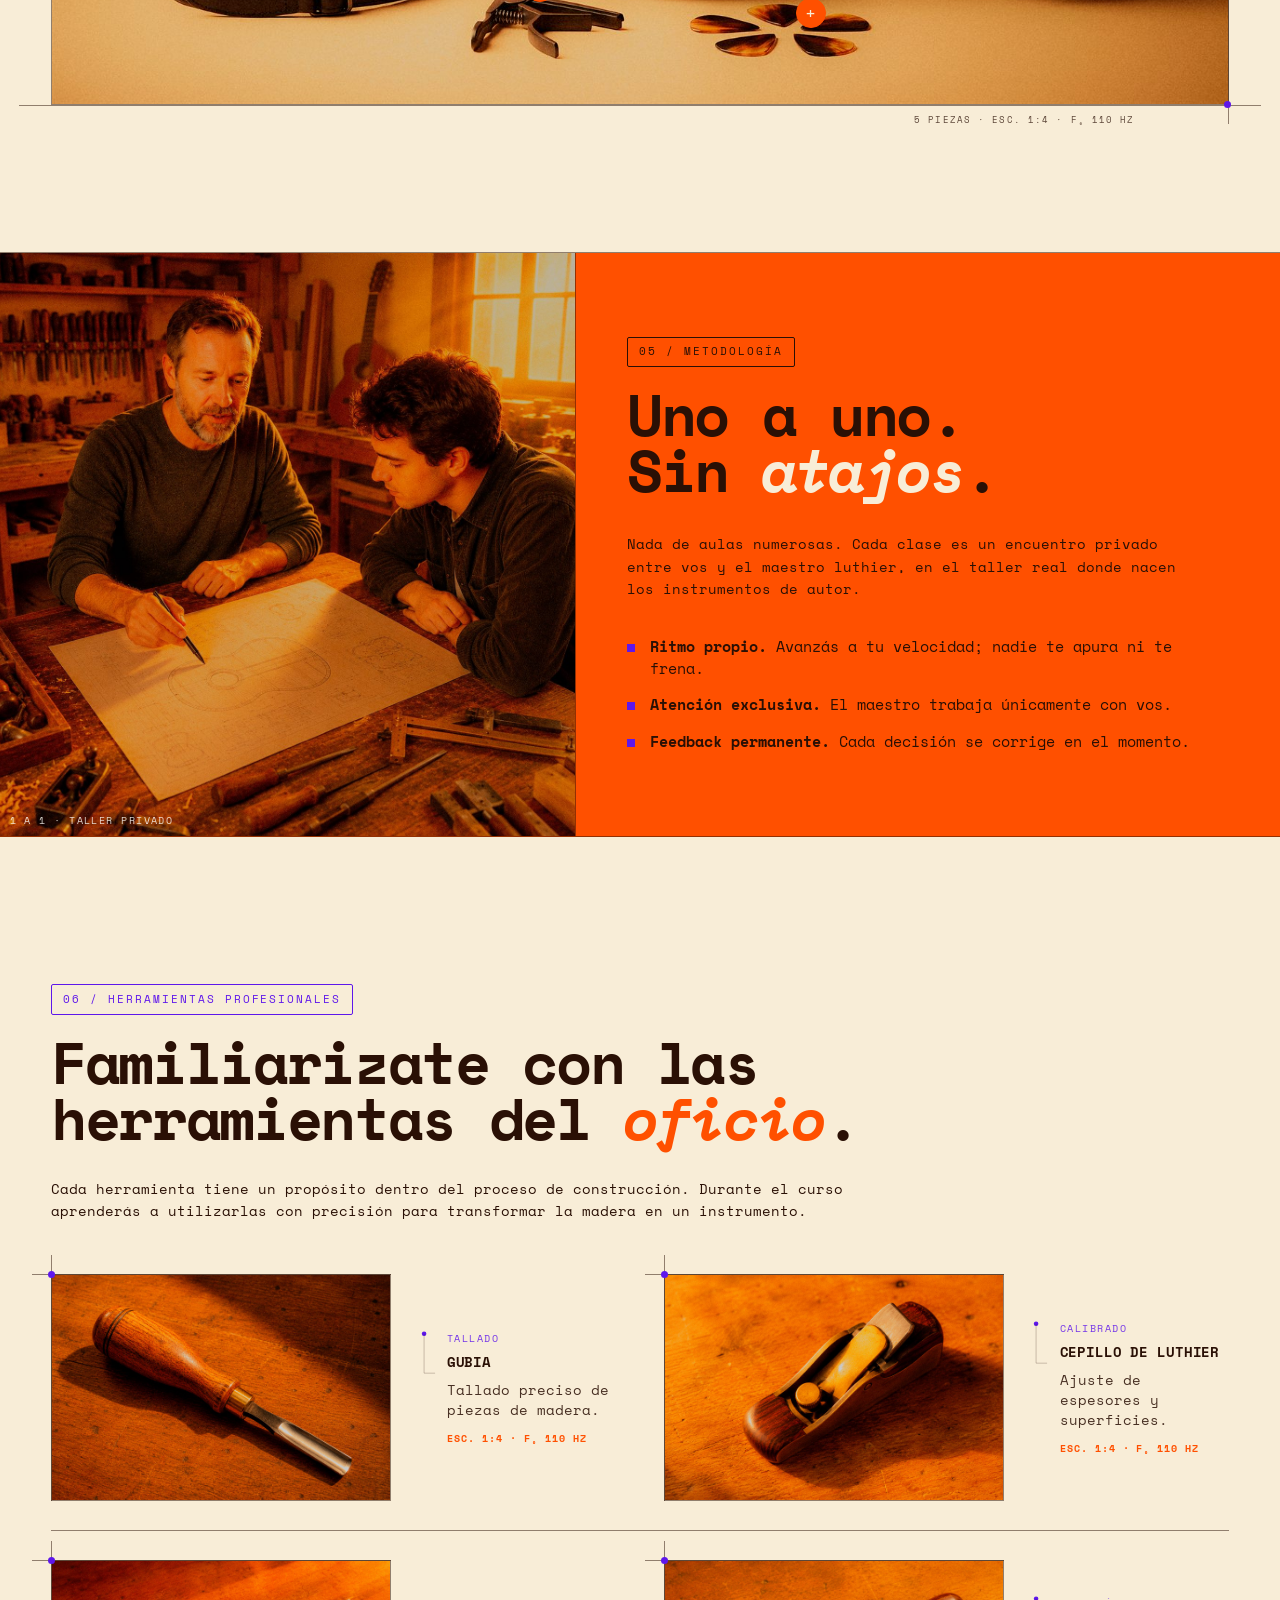
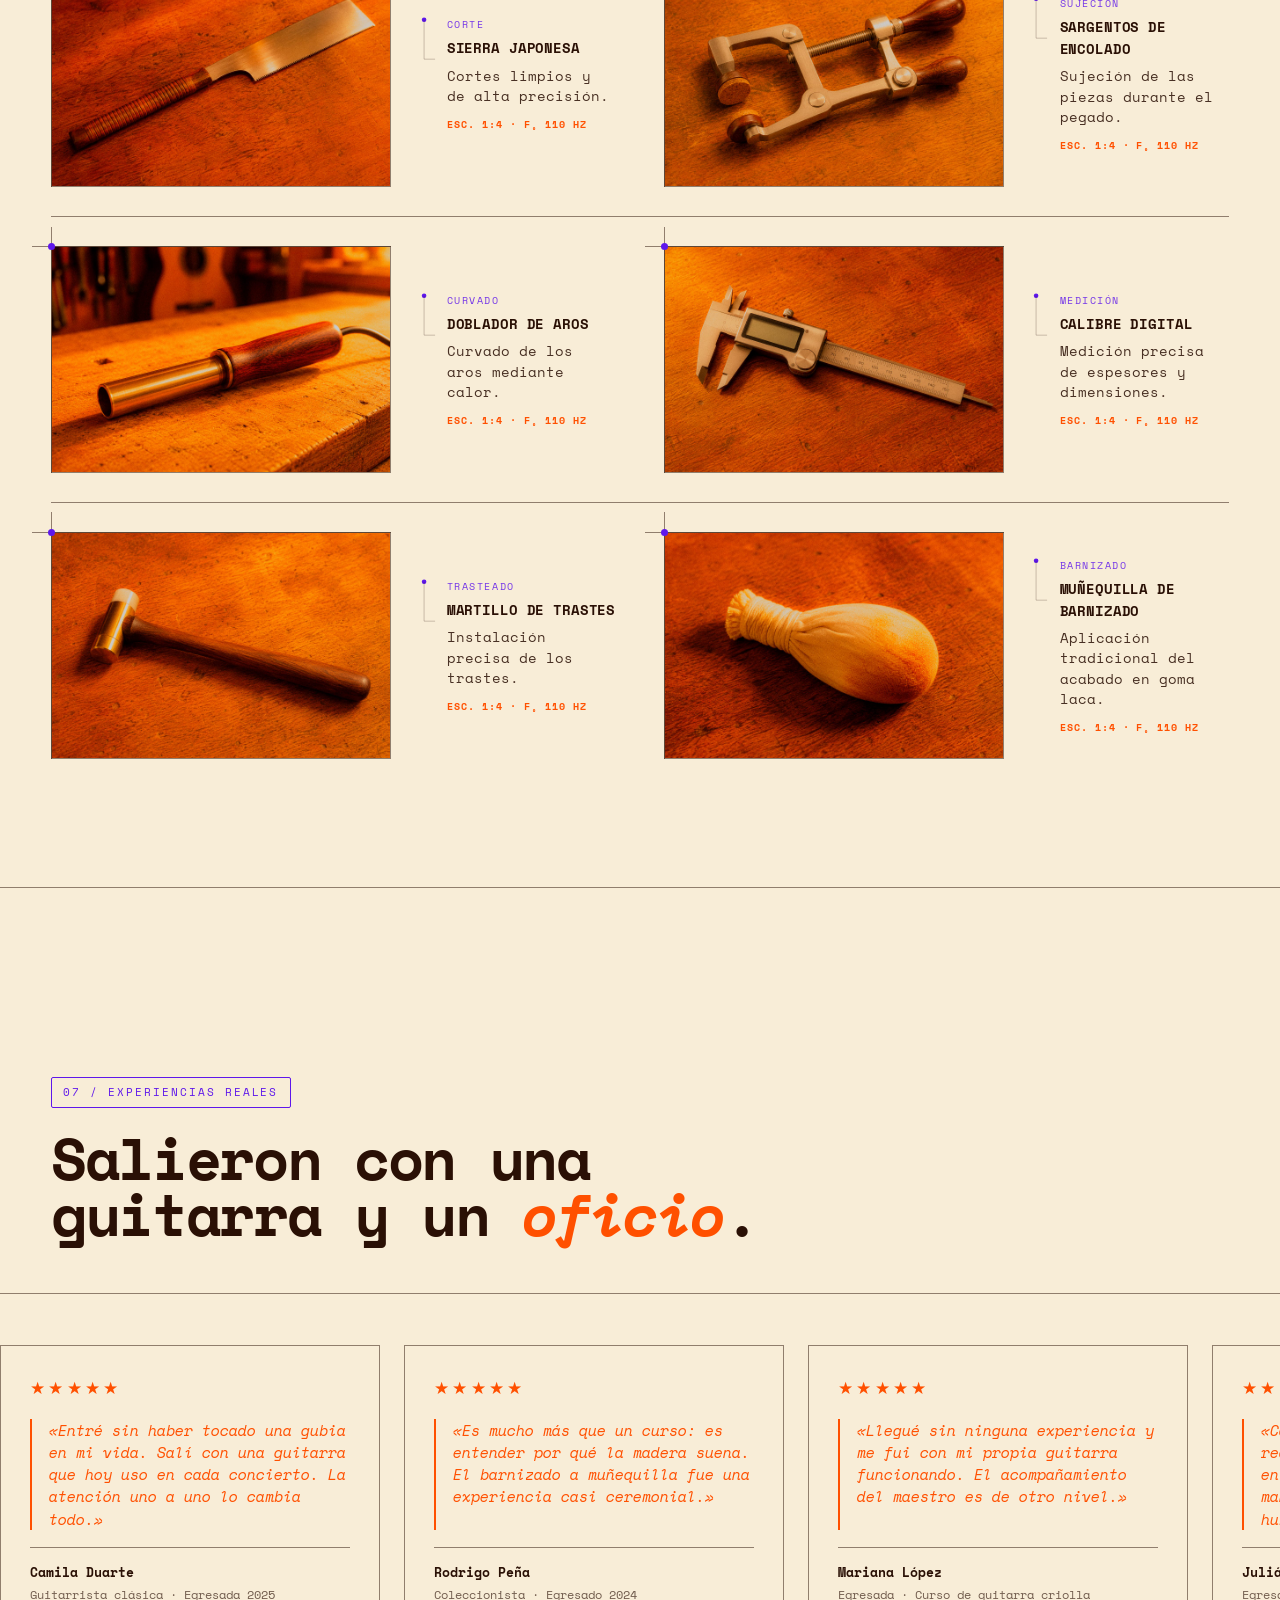
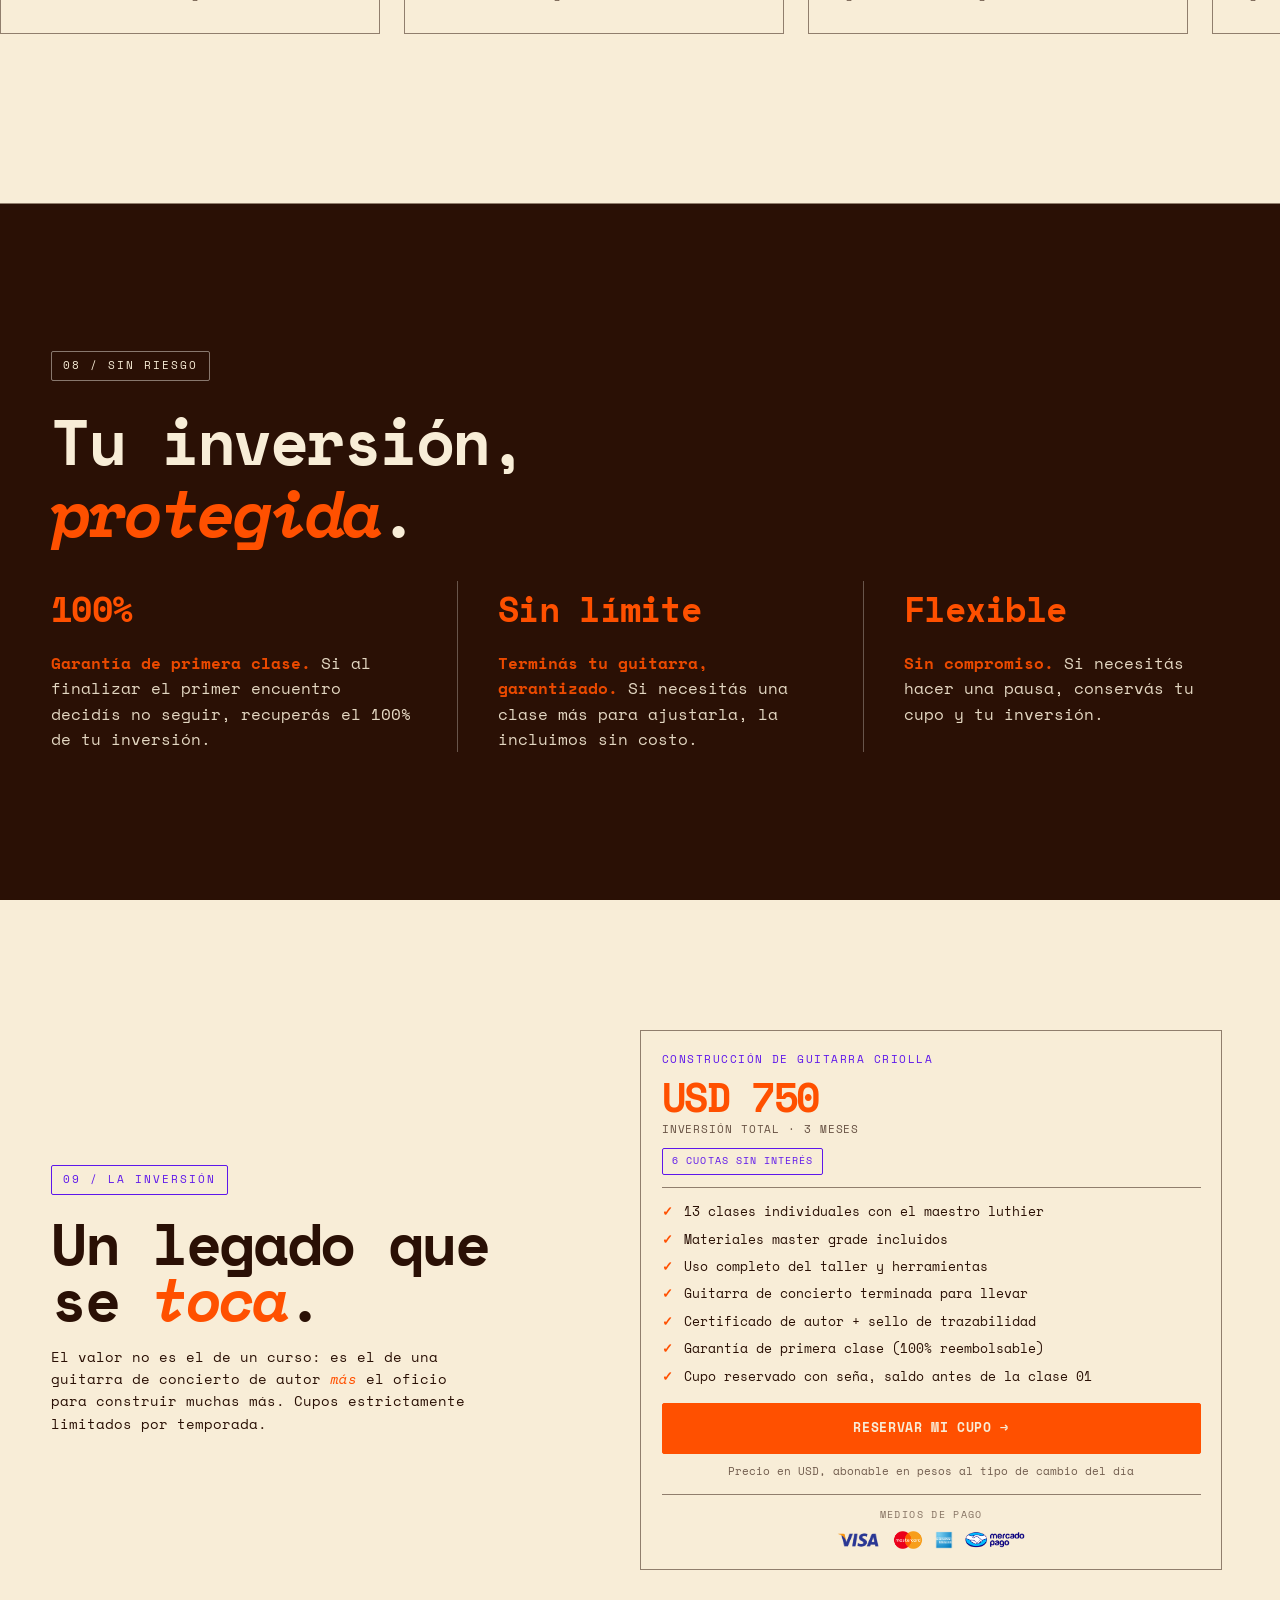
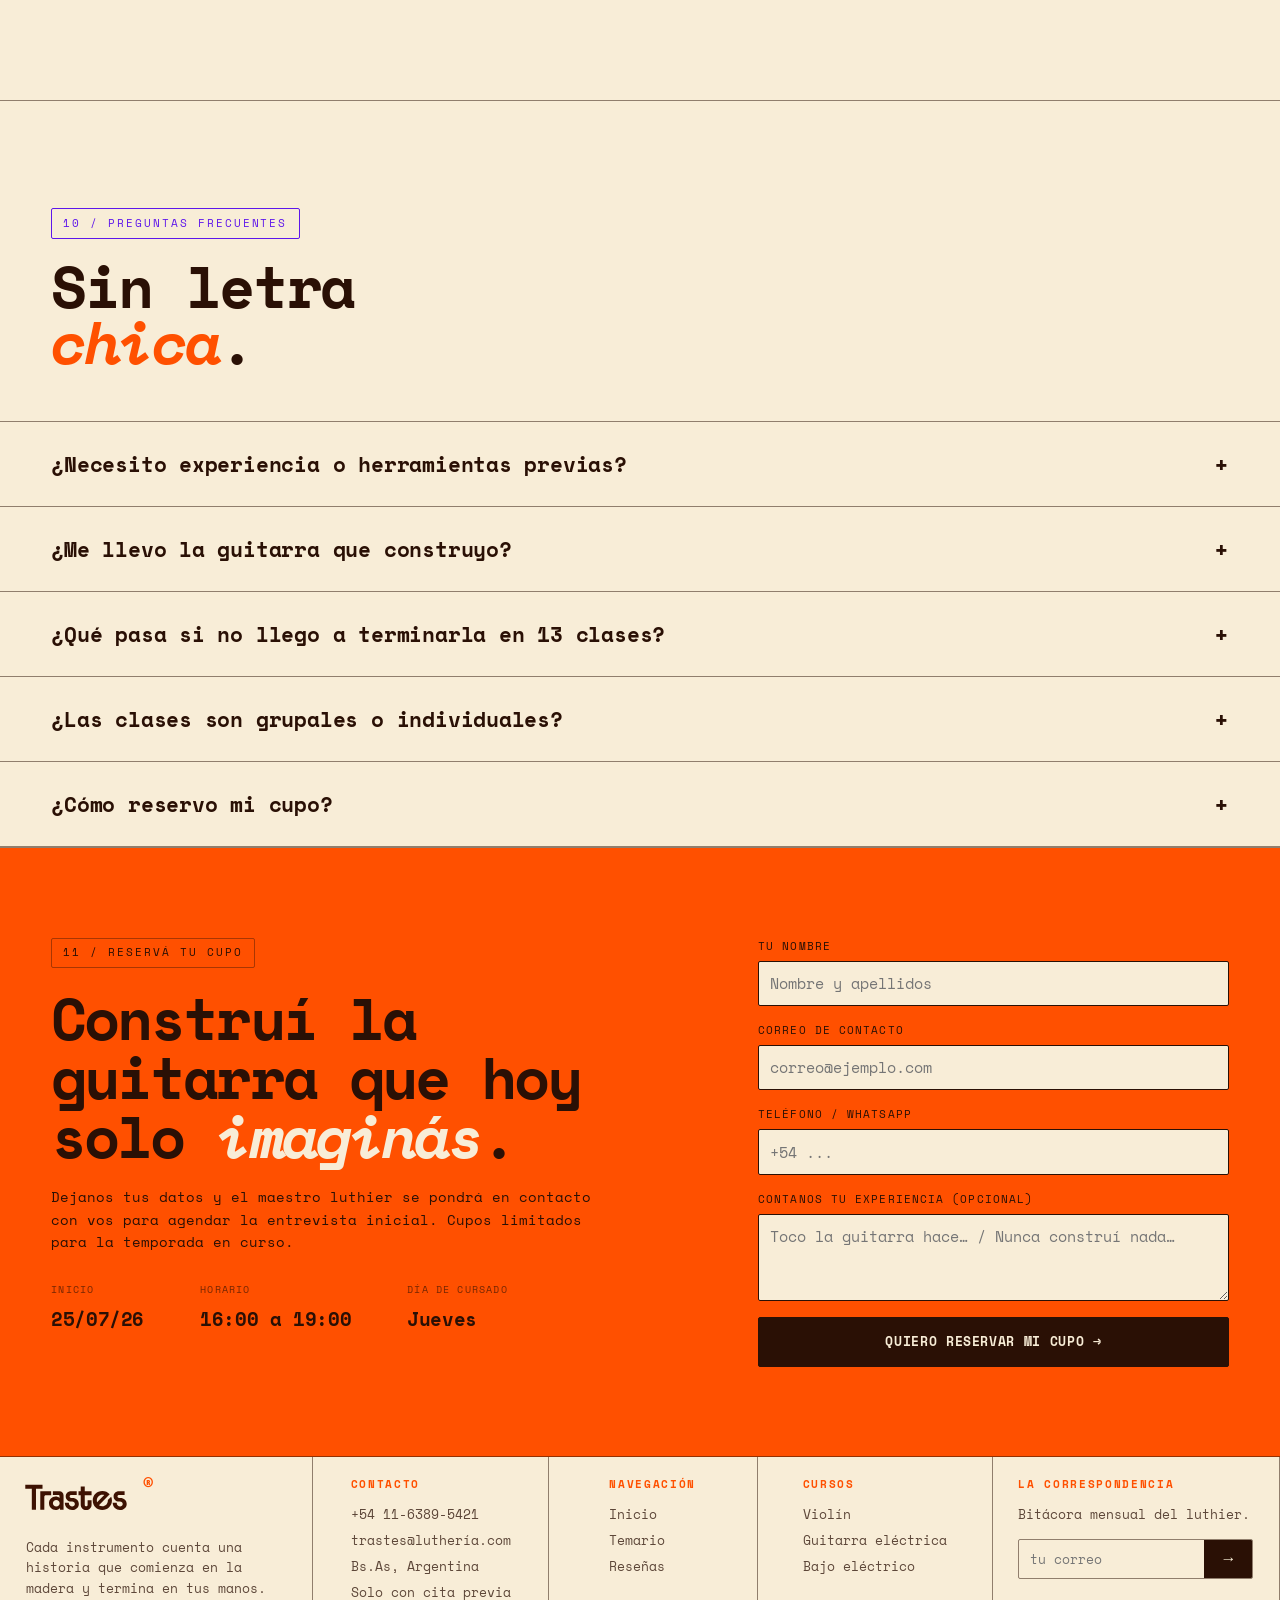
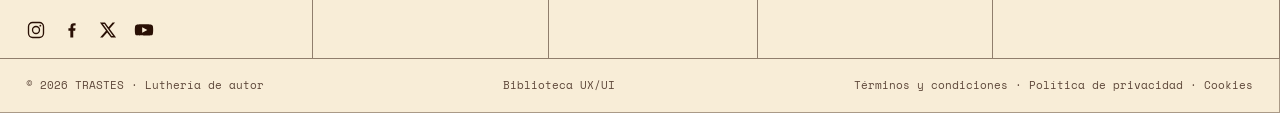
<file: curso-guitarra-criolla.html>
<!DOCTYPE html>
<html lang="es">
<head>
  <meta charset="UTF-8" />
  <meta name="viewport" content="width=device-width, initial-scale=1.0" />
  <title>Curso · Construcción de Guitarra Criolla — TRASTES</title>
  <meta name="description" content="Construí con tus manos una guitarra clásica de concierto en 3 meses y 13 clases individuales con el maestro luthier. De la física de la madera al barniz a muñequilla. Academia TRASTES." />

  <link rel="preconnect" href="https://fonts.googleapis.com" />
  <link rel="preconnect" href="https://fonts.gstatic.com" crossorigin />
  <link href="https://fonts.googleapis.com/css2?family=Space+Mono:ital,wght@0,400;0,700;1,400;1,700&display=swap" rel="stylesheet" />

  <link rel="stylesheet" href="css/styles.css?v=20" />
  <link rel="stylesheet" href="css/curso.css?v=22" />
</head>
<body>

  <!-- ===================== PRELOADER ===================== -->
  <div class="preloader" id="preloader">
    <div class="preloader__inner">
      <div class="preloader__brand"><img src="assets/logo.svg" alt="TRASTES" class="nav__logo" /><span>®</span></div>
      <div class="preloader__bar" role="progressbar" aria-label="Cargando"></div>
    </div>
  </div>

  <!-- ===================== NAV ===================== -->
  <header class="nav" id="nav">
    <a href="index.html" class="nav__brand" aria-label="TRASTES · inicio"><img src="assets/logo.svg" alt="TRASTES" class="nav__logo" /><span>®</span></a>
    <nav class="nav__links" aria-label="Navegación principal">
      <a href="#hero">Inicio</a>
      <a href="#es-para-vos">¿Es para vos?</a>
      <a href="#temario">Temario</a>
      <a href="#incluye">Qué incluye</a>
      <a href="#metodologia">Metodología</a>
      <a href="#herramientas">Herramientas</a>
      <a href="#reseñas">Reseñas</a>
      <a href="#garantia">Garantía</a>
      <a href="#faq">FAQ</a>
      <a href="#contacto">Contacto</a>
    </nav>
    <a href="#inscripcion" class="nav__cta">Reservar cupo →</a>
    <button class="nav__burger" id="burger" aria-label="Menú" aria-expanded="false">
      <span></span><span></span><span></span>
    </button>
  </header>

  <main>

  <!-- ============ 1 · HERO ============ -->
  <section class="cd-hero" id="hero">
    <div class="cd-hero__text">
      <a href="index.html#cursos" class="cd-back">← Academia de luthería</a>
      <span class="tag tag--violet">Academia · Curso 01</span>
      <h1 class="cd-hero__title">Construcción de<br />Guitarra <em>Criolla</em>.</h1>
      <p class="cd-hero__lead">
        Construí tu propia guitarra clásica de concierto en 3 meses y 13 clases
        individuales con el maestro luthier — desde la física de la madera hasta el
        barniz a muñequilla.
      </p>
      <div class="cd-hero__actions">
        <a href="#inscripcion" class="btn btn--accent">Reservar mi cupo →</a>
        <a href="#temario" class="btn btn--ghost">Ver el temario</a>
      </div>
      <div class="cd-hero__price"><b>USD 750</b><span>Inversión total</span></div>
    </div>

    <div class="cd-hero__media" aria-hidden="true">
      <!-- líneas técnicas -->
      <span class="cd-tline cd-tline--h1"></span>
      <span class="cd-tline cd-tline--h2"></span>
      <span class="cd-tline cd-tline--v1"></span>
      <!-- imágenes escalonadas -->
      <div class="cd-himg cd-himg--top">
        <div class="cd-hcroquis" aria-hidden="true">
          <span class="cd-hcroquis__node"></span>
          <span class="cd-hcroquis__tag"><b>01</b> · AROS</span>
          <span class="cd-hcroquis__dim">R 120,5</span>
        </div>
      </div>
      <div class="cd-himg cd-himg--bot">
        <div class="cd-hcroquis" aria-hidden="true">
          <span class="cd-hcroquis__node"></span>
          <span class="cd-hcroquis__tag"><b>02</b> · TAPA ARMÓNICA</span>
          <span class="cd-hcroquis__dim">480 mm</span>
          <span class="cd-hcroquis__note">ESC. 1:4 · f₀ 110 Hz</span>
        </div>
      </div>
      <!-- anotaciones y cotas -->
      <span class="cd-anno cd-anno--1"><b>01</b> · AROS · R 120,5</span>
      <span class="cd-dot cd-dot--1"></span>
      <span class="cd-anno cd-anno--2"><b>02</b> · TAPA ARMÓNICA · 480 mm</span>
      <span class="cd-dot cd-dot--2"></span>
      <span class="cd-anno cd-anno--esc">ESC. 1:4 · f₀ 110 Hz</span>
    </div>

    <!-- puntitos del carrusel del hero (solo mobile) -->
    <div class="cd-hero__dots" id="cdHeroDots"></div>
  </section>

  <!-- ============ FICHA DEL CURSO ============ -->
  <section class="cd-ficha" id="ficha">
    <span class="cd-ficha__label">Ficha <br />del curso</span>
    <div class="cd-ficha__grid">
      <div><b>Básico</b><span>Nivel principiante</span></div>
      <div><b>3 meses</b><span>13 clases</span></div>
      <div><b>1 a 1</b><span>100% individual</span></div>
      <div><b>Presencial</b><span>Taller</span></div>
    </div>
  </section>

  <!-- ============ 2 · LA TRANSFORMACIÓN ============ -->
  <section class="cd-promise reveal" id="transformacion">
    <span class="tag tag--violet">01 / La transformación</span>
    <h2 class="section-title">De admirar una guitarra <br class="cd-promise__br-d" />a <br class="cd-promise__br-m" /><em>firmar</em> la tuya.</h2>
    <div class="cd-promise__grid">
      <div class="cd-transform">
        <span class="cd-transform__stage">Hoy</span>
        <p>Comprás instrumentos producidos en serie, diseñados para todos.</p>
      </div>
      <div class="cd-transform__arrow" aria-hidden="true">→</div>
      <div class="cd-transform cd-transform--after">
        <span class="cd-transform__stage">Al terminar</span>
        <p>Te llevás una guitarra hecha por vos y el conocimiento para construir muchas más.</p>
      </div>
    </div>
  </section>

  <!-- ============ 3 · PARA QUIÉN ES ============ -->
  <section class="cd-audience reveal" id="es-para-vos">
    <div class="cd-audience__grid">
      <div class="cd-audience__head">
        <span class="tag tag--violet">02 / ¿Es para vos?</span>
        <h2 class="section-title">Este curso es<br />para vos <em>si...</em></h2>
        <p class="cd-audience__intro">Tocá cada tarjeta para girarla.</p>
      </div>
      <div class="cd-fit-list">
        <article class="cd-fit" tabindex="0" role="button" aria-pressed="false" aria-label="Girar tarjeta: Querés construir la guitarra que siempre imaginaste">
          <div class="cd-fit__inner">
            <div class="cd-fit__face cd-fit__face--front" aria-hidden="false">
              <div class="cd-fit__image">
                <img src="assets/celda1.jpg" alt="" loading="lazy" decoding="async" />
                <span class="cd-fit__hint">tocá para girar ↻</span>
              </div>
              <div class="cd-fit__front-title"><h3>Querés construir la guitarra que siempre imaginaste</h3></div>
            </div>
            <div class="cd-fit__face cd-fit__face--back" aria-hidden="true">
              <h3>DEL SUEÑO AL TALLER</h3>
              <p>Nunca trabajaste la madera, pero querés crear un instrumento único desde cero.</p>
              <span class="cd-fit__note">No necesitás experiencia previa.</span>
            </div>
          </div>
        </article>
        <article class="cd-fit" tabindex="0" role="button" aria-pressed="false" aria-label="Girar tarjeta: Querés entender cómo nace el sonido">
          <div class="cd-fit__inner">
            <div class="cd-fit__face cd-fit__face--front" aria-hidden="false">
              <div class="cd-fit__image">
                <img src="assets/seccion2.jpg" alt="" loading="lazy" decoding="async" />
                <span class="cd-fit__hint">tocá para girar ↻</span>
              </div>
              <div class="cd-fit__front-title"><h3>Querés entender cómo nace el sonido</h3></div>
            </div>
            <div class="cd-fit__face cd-fit__face--back" aria-hidden="true">
              <h3>MÁS ALLÁ DE TOCAR</h3>
              <p>Te interesa descubrir cómo las maderas, las proporciones y la construcción influyen en el carácter de un instrumento.</p>
              <span class="cd-fit__note">Ideal para músicos curiosos.</span>
            </div>
          </div>
        </article>
        <article class="cd-fit" tabindex="0" role="button" aria-pressed="false" aria-label="Girar tarjeta: Querés aprender un oficio artesanal">
          <div class="cd-fit__inner">
            <div class="cd-fit__face cd-fit__face--front" aria-hidden="false">
              <div class="cd-fit__image">
                <img src="assets/seccion3.jpg" alt="" loading="lazy" decoding="async" />
                <span class="cd-fit__hint">tocá para girar ↻</span>
              </div>
              <div class="cd-fit__front-title"><h3>Querés aprender un oficio artesanal</h3></div>
            </div>
            <div class="cd-fit__face cd-fit__face--back" aria-hidden="true">
              <h3>EL VALOR DEL PROCESO</h3>
              <p>Buscás una experiencia práctica donde cada etapa del proceso tenga un propósito y un resultado tangible.</p>
              <span class="cd-fit__note">Construcción 100% manual.</span>
            </div>
          </div>
        </article>
        <article class="cd-fit" tabindex="0" role="button" aria-pressed="false" aria-label="Girar tarjeta: Querés convertir tu pasión en un oficio">
          <div class="cd-fit__inner">
            <div class="cd-fit__face cd-fit__face--front" aria-hidden="false">
              <div class="cd-fit__image">
                <img src="assets/seccion4.jpg" alt="" loading="lazy" decoding="async" />
                <span class="cd-fit__hint">tocá para girar ↻</span>
              </div>
              <div class="cd-fit__front-title"><h3>Querés convertir tu pasión en un oficio</h3></div>
            </div>
            <div class="cd-fit__face cd-fit__face--back" aria-hidden="true">
              <h3>SEGUÍ EVOLUCIONANDO</h3>
              <p>Buscás una formación completa que te permita seguir desarrollándote como constructor de instrumentos.</p>
              <span class="cd-fit__note">Base técnica para continuar creciendo.</span>
            </div>
          </div>
        </article>
      </div>
    </div>
  </section>

  <!-- ============ 4 · TEMARIO ============ -->
  <section class="cd-syllabus reveal" id="temario">
    <div class="cd-syllabus__head">
      <span class="tag tag--violet">03 / El temario</span>
      <h2 class="section-title">13 clases. Un<br />instrumento <em>único</em>.</h2>
      <p class="cd-syllabus__intro">Cinco fases, trece encuentros individuales. Cada clase avanza una etapa real de la construcción: al final del programa, tu guitarra está terminada y suena.</p>
    </div>

    <div class="cd-modules">
      <!-- Fase I -->
      <div class="cd-module">
        <button class="cd-module__head" aria-expanded="false">
          <span class="cd-module__fase">Fase I</span>
          <span class="cd-module__title">Definición del proyecto</span>
          <span class="cd-module__range">Clase 01</span>
          <span class="cd-module__icon">+</span>
        </button>
        <div class="cd-module__body">
          <ol class="cd-classes">
            <li><span class="cd-class__n">01</span><div><p style="max-width:none">Reunión 1 a 1 con el maestro luthier para definir tus objetivos y diseñar cada detalle del instrumento.</p></div></li>
          </ol>
        </div>
      </div>
      <!-- Fase II -->
      <div class="cd-module">
        <button class="cd-module__head" aria-expanded="false">
          <span class="cd-module__fase">Fase II</span>
          <span class="cd-module__title">Selección y física de la madera</span>
          <span class="cd-module__range">Clases 02–04</span>
          <span class="cd-module__icon">+</span>
        </button>
        <div class="cd-module__body">
          <ol class="cd-classes">
            <li><span class="cd-class__n">02</span><div><p>Análisis de la densidad, elasticidad y velocidad de vibración que determinan la respuesta acústica de la madera.</p></div></li>
            <li><span class="cd-class__n">03</span><div><p>Selección de la madera según su corte, curado y respuesta acústica. Prueba de tap tone para elegir tu tapa armónica.</p></div></li>
            <li><span class="cd-class__n">04</span><div><p>Definición de las dimensiones del instrumento y preparación de la solera (estructura guía durante el proceso de construcción).</p></div></li>
          </ol>
        </div>
      </div>
      <!-- Fase III -->
      <div class="cd-module">
        <button class="cd-module__head" aria-expanded="false">
          <span class="cd-module__fase">Fase III</span>
          <span class="cd-module__title">Construcción de la caja armónica</span>
          <span class="cd-module__range">Clases 05–07</span>
          <span class="cd-module__icon">+</span>
        </button>
        <div class="cd-module__body">
          <ol class="cd-classes">
            <li><span class="cd-class__n">05</span><div><p>Labrado de la tapa; calibración del espesor de la tapa para obtener la respuesta acústica deseada.</p></div></li>
            <li><span class="cd-class__n">06</span><div><p>Tallado y encolado el abanico armónico que define la proyección del instrumento.</p></div></li>
            <li><span class="cd-class__n">07</span><div><p>Doblado de aros a fuego y cierre de la caja armónica sobre la solera.</p></div></li>
          </ol>
        </div>
      </div>
      <!-- Fase IV -->
      <div class="cd-module">
        <button class="cd-module__head" aria-expanded="false">
          <span class="cd-module__fase">Fase IV</span>
          <span class="cd-module__title">Ensamblaje del mástil</span>
          <span class="cd-module__range">Clases 08–10</span>
          <span class="cd-module__icon">+</span>
        </button>
        <div class="cd-module__body">
          <ol class="cd-classes">
            <li><span class="cd-class__n">08</span><div><p>Tallado del mástil y definición de un perfil ergonómico.</p></div></li>
            <li><span class="cd-class__n">09</span><div><p>Encaje y unión entre cuerpo y mástil con cola de milano.</p></div></li>
            <li><span class="cd-class__n">10</span><div><p>Colocación del diapasón, trastes, cejuela y puente.</p></div></li>
          </ol>
        </div>
      </div>
      <!-- Fase V -->
      <div class="cd-module">
        <button class="cd-module__head" aria-expanded="false">
          <span class="cd-module__fase">Fase V</span>
          <span class="cd-module__title">Voicing y barniz a muñequilla</span>
          <span class="cd-module__range">Clases 11–13</span>
          <span class="cd-module__icon">+</span>
        </button>
        <div class="cd-module__body">
          <ol class="cd-classes">
            <li><span class="cd-class__n">11</span><div><p>Calibración de la entonación, la acción y el equilibrio tonal del instrumento.</p></div></li>
            <li><span class="cd-class__n">12</span><div><p>Aplicación de barniz de goma laca mediante la técnica tradicional a muñequilla.</p></div></li>
            <li><span class="cd-class__n">13</span><div><p>Pulido final, encordado y prueba acústica. Tu guitarra, terminada.</p></div></li>
          </ol>
        </div>
      </div>
    </div>
  </section>

  <!-- ============ SEPARADOR · GALERÍA DE PROCESO ============ -->
  <section class="cd-strip" aria-hidden="true">
    <div class="cd-strip__img" style="background-image:url('assets/separador1.jpg')">
      <svg class="cd-strip__bp" viewBox="0 0 900 225" preserveAspectRatio="none" aria-hidden="true">
        <!-- línea de acotación horizontal -->
        <line x1="24" y1="196" x2="876" y2="196" class="cd-strip__line" />
        <line x1="24" y1="188" x2="24" y2="204" class="cd-strip__line" />
        <line x1="876" y1="188" x2="876" y2="204" class="cd-strip__line" />
        <text x="450" y="212" class="cd-strip__txt" text-anchor="middle">900,0 MM</text>
        <!-- guía + nodos -->
        <line x1="0" y1="70" x2="900" y2="70" class="cd-strip__line cd-strip__line--dash" />
        <circle cx="280" cy="70" r="2.5" class="cd-strip__dot" />
        <text x="290" y="66" class="cd-strip__num">01</text>
        <text x="290" y="80" class="cd-strip__txt">Ø 480,0</text>
        <circle cx="620" cy="70" r="2.5" class="cd-strip__dot" />
        <text x="630" y="66" class="cd-strip__num">02</text>
        <text x="630" y="80" class="cd-strip__txt">R 120,5</text>
        <text x="852" y="24" class="cd-strip__txt" text-anchor="end">ESC. 1:4</text>
      </svg>
    </div>
  </section>

  <!-- ============ 5 · QUÉ INCLUYE ============ -->
  <section class="cd-includes reveal" id="incluye">
    <div class="cd-includes__head">
      <span class="tag tag--violet">04 / Qué incluye</span>
      <h2 class="section-title">Todo incluido.<br />Vos ponés las ganas de <em>crear</em>.</h2>
    </div>
    <ul class="cd-includes__list">
      <li>Todas las maderas y materiales incluidos.</li>
      <li>Uso de herramientas profesionales del taller.</li>
      <li>Acompañamiento personalizado durante todo el curso.</li>
      <li>Construcción completa de una guitarra desde cero.</li>
      <li>Calibración y ajuste final del instrumento.</li>
      <li>Certificado de finalización.</li>
      <li>Tu guitarra terminada y firmada por vos.</li>
      <li>Acceso a consultas posteriores al curso.</li>
    </ul>
    <div class="cd-includes__extra">
      <h3 class="cd-includes__extra-title">Y no solo eso...</h3>
      <p class="cd-includes__extra-text">Junto con tu guitarra, recibís todo lo necesario para cuidarla y comenzar a disfrutarla.</p>
      <div class="cd-kit">
        <img src="assets/kit.jpg" alt="Kit de accesorios incluidos" class="cd-includes__extra-img" />
        <span class="cd-tline cd-tline--kit-h1" aria-hidden="true"></span>
        <span class="cd-tline cd-tline--kit-h2" aria-hidden="true"></span>
        <span class="cd-tline cd-tline--kit-v1" aria-hidden="true"></span>
        <span class="cd-dot cd-dot--kit1" aria-hidden="true"></span>
        <span class="cd-dot cd-dot--kit2" aria-hidden="true"></span>
        <span class="cd-anno cd-anno--kit1" aria-hidden="true"><b>01</b> · KIT COMPLETO</span>
        <span class="cd-anno cd-anno--kit-esc" aria-hidden="true">5 PIEZAS · ESC. 1:4 · f₀ 110 Hz</span>
        <button class="cd-kit__hotspot" style="left:45%;top:45%" aria-expanded="false">
          <span class="cd-kit__plus" aria-hidden="true">+</span>
          <span class="cd-kit__pop" style="width:max(260px,20vw);max-width:320px"><b>Guitarra</b><p>Construida y firmada por vos. El resultado de tres meses de trabajo.</p></span>
        </button>
        <button class="cd-kit__hotspot" style="left:74.5%;top:50%" aria-expanded="false">
          <span class="cd-kit__plus" aria-hidden="true">+</span>
          <span class="cd-kit__pop"><b>Estuche</b><p>Cuero premium reforzado. Máxima protección y transporte seguro.</p></span>
        </button>
        <button class="cd-kit__hotspot" style="left:24.5%;top:78%" aria-expanded="false">
          <span class="cd-kit__plus" aria-hidden="true">+</span>
          <span class="cd-kit__pop"><b>Correa</b><p>Cuero de grano completo. Mayor comodidad y estabilidad al tocar.</p></span>
        </button>
        <button class="cd-kit__hotspot cd-kit__hotspot--right" style="left:64.5%;top:86%" aria-expanded="false">
          <span class="cd-kit__plus" aria-hidden="true">+</span>
          <span class="cd-kit__pop"><b>Púas</b><p>Celuloide premium. Diferentes ataques y respuestas sonoras.</p></span>
        </button>
        <button class="cd-kit__hotspot cd-kit__hotspot--right" style="left:41.5%;top:82%" aria-expanded="false">
          <span class="cd-kit__plus" aria-hidden="true">+</span>
          <span class="cd-kit__pop"><b>Capotraste</b><p>Aluminio anodizado. Presión uniforme sin dañar el mástil.</p></span>
        </button>
      </div>
    </div>
  </section>

  <!-- ============ 6 · METODOLOGÍA INDIVIDUAL ============ -->
  <section class="cd-method reveal" id="metodologia">
    <div class="cd-method__media">
      <div class="ph ph--cd-method" data-label="1 A 1 · TALLER PRIVADO"></div>
    </div>
    <div class="cd-method__text">
      <span class="tag tag--violet">05 / Metodología</span>
      <h2 class="section-title">Uno a uno.<br />Sin <em>atajos</em>.</h2>
      <p>Nada de aulas numerosas. Cada clase es un encuentro privado entre vos y el maestro luthier, en el taller real donde nacen los instrumentos de autor.</p>
      <ul class="cd-method__points">
        <li><b>Ritmo propio.</b> Avanzás a tu velocidad; nadie te apura ni te frena.</li>
        <li><b>Atención exclusiva.</b> El maestro trabaja únicamente con vos.</li>
        <li><b>Feedback permanente.</b> Cada decisión se corrige en el momento.</li>
      </ul>
    </div>
  </section>

  <!-- ============ 7 · HERRAMIENTAS ============ -->
  <section class="cd-tools reveal" id="herramientas">
    <div class="cd-tools__head">
      <span class="tag tag--violet">06 / Herramientas profesionales</span>
      <h2 class="section-title">Familiarizate con <br class="cd-tools__br-m" />las<br class="cd-tools__br-d" /> herramientas<br class="cd-tools__br-m" /> del <em>oficio</em>.</h2>
      <p>Cada herramienta tiene un propósito dentro del proceso de construcción. Durante el curso aprenderás a utilizarlas con precisión para transformar la madera en un instrumento.</p>
    </div>
    <div class="cd-tools__list">
      <div class="cd-tool">
        <div class="cd-tool__imgwrap">
          <img src="assets/gubia.jpg" alt="Gubia" class="cd-tool__img" />
          <span class="cd-tool__bp-line cd-tool__bp-line--top"></span>
          <span class="cd-tool__bp-line cd-tool__bp-line--left"></span>
          <span class="cd-tool__bp-dot"></span>
        </div>
        <div class="cd-tool__note">
          <svg class="cd-tool__svg" viewBox="0 0 24 66" preserveAspectRatio="xMinYMin meet" aria-hidden="true">
            <circle cx="11" cy="3" r="2.5" class="a-dot"/>
            <line x1="11" y1="3" x2="11" y2="46" class="a-line"/>
            <line x1="11" y1="46" x2="23" y2="46" class="a-line"/>
          </svg>
          <div class="cd-tool__body">
            <span class="cd-tool__kicker">Tallado</span>
            <span class="cd-tool__tag">Gubia</span>
            <p>Tallado preciso de piezas de madera.</p>
            <span class="cd-tool__spec">ESC. 1:4 · f₀ 110 Hz</span>
          </div>
        </div>
      </div>
      <div class="cd-tool">
        <div class="cd-tool__imgwrap">
          <img src="assets/cepillo.jpg" alt="Cepillo de luthier" class="cd-tool__img" />
          <span class="cd-tool__bp-line cd-tool__bp-line--top"></span>
          <span class="cd-tool__bp-line cd-tool__bp-line--left"></span>
          <span class="cd-tool__bp-dot"></span>
        </div>
        <div class="cd-tool__note">
          <svg class="cd-tool__svg" viewBox="0 0 24 66" preserveAspectRatio="xMinYMin meet" aria-hidden="true">
            <circle cx="11" cy="3" r="2.5" class="a-dot"/>
            <line x1="11" y1="3" x2="11" y2="46" class="a-line"/>
            <line x1="11" y1="46" x2="23" y2="46" class="a-line"/>
          </svg>
          <div class="cd-tool__body">
            <span class="cd-tool__kicker">Calibrado</span>
            <span class="cd-tool__tag">Cepillo de luthier</span>
            <p>Ajuste de espesores y superficies.</p>
            <span class="cd-tool__spec">ESC. 1:4 · f₀ 110 Hz</span>
          </div>
        </div>
      </div>
      <div class="cd-tool">
        <div class="cd-tool__imgwrap">
          <img src="assets/sierra.jpg" alt="Sierra japonesa" class="cd-tool__img" />
          <span class="cd-tool__bp-line cd-tool__bp-line--top"></span>
          <span class="cd-tool__bp-line cd-tool__bp-line--left"></span>
          <span class="cd-tool__bp-dot"></span>
        </div>
        <div class="cd-tool__note">
          <svg class="cd-tool__svg" viewBox="0 0 24 66" preserveAspectRatio="xMinYMin meet" aria-hidden="true">
            <circle cx="11" cy="3" r="2.5" class="a-dot"/>
            <line x1="11" y1="3" x2="11" y2="46" class="a-line"/>
            <line x1="11" y1="46" x2="23" y2="46" class="a-line"/>
          </svg>
          <div class="cd-tool__body">
            <span class="cd-tool__kicker">Corte</span>
            <span class="cd-tool__tag">Sierra japonesa</span>
            <p>Cortes limpios y de alta precisión.</p>
            <span class="cd-tool__spec">ESC. 1:4 · f₀ 110 Hz</span>
          </div>
        </div>
      </div>
      <div class="cd-tool">
        <div class="cd-tool__imgwrap">
          <img src="assets/sargento.jpg" alt="Sargentos de encolado" class="cd-tool__img" />
          <span class="cd-tool__bp-line cd-tool__bp-line--top"></span>
          <span class="cd-tool__bp-line cd-tool__bp-line--left"></span>
          <span class="cd-tool__bp-dot"></span>
        </div>
        <div class="cd-tool__note">
          <svg class="cd-tool__svg" viewBox="0 0 24 66" preserveAspectRatio="xMinYMin meet" aria-hidden="true">
            <circle cx="11" cy="3" r="2.5" class="a-dot"/>
            <line x1="11" y1="3" x2="11" y2="46" class="a-line"/>
            <line x1="11" y1="46" x2="23" y2="46" class="a-line"/>
          </svg>
          <div class="cd-tool__body">
            <span class="cd-tool__kicker">Sujeción</span>
            <span class="cd-tool__tag">Sargentos de encolado</span>
            <p>Sujeción de las piezas durante el pegado.</p>
            <span class="cd-tool__spec">ESC. 1:4 · f₀ 110 Hz</span>
          </div>
        </div>
      </div>
      <div class="cd-tool">
        <div class="cd-tool__imgwrap">
          <img src="assets/doblador.jpg" alt="Doblador de aros" class="cd-tool__img" />
          <span class="cd-tool__bp-line cd-tool__bp-line--top"></span>
          <span class="cd-tool__bp-line cd-tool__bp-line--left"></span>
          <span class="cd-tool__bp-dot"></span>
        </div>
        <div class="cd-tool__note">
          <svg class="cd-tool__svg" viewBox="0 0 24 66" preserveAspectRatio="xMinYMin meet" aria-hidden="true">
            <circle cx="11" cy="3" r="2.5" class="a-dot"/>
            <line x1="11" y1="3" x2="11" y2="46" class="a-line"/>
            <line x1="11" y1="46" x2="23" y2="46" class="a-line"/>
          </svg>
          <div class="cd-tool__body">
            <span class="cd-tool__kicker">Curvado</span>
            <span class="cd-tool__tag">Doblador de aros</span>
            <p>Curvado de los aros mediante calor.</p>
            <span class="cd-tool__spec">ESC. 1:4 · f₀ 110 Hz</span>
          </div>
        </div>
      </div>
      <div class="cd-tool">
        <div class="cd-tool__imgwrap">
          <img src="assets/calibre.jpg" alt="Calibre digital" class="cd-tool__img" />
          <span class="cd-tool__bp-line cd-tool__bp-line--top"></span>
          <span class="cd-tool__bp-line cd-tool__bp-line--left"></span>
          <span class="cd-tool__bp-dot"></span>
        </div>
        <div class="cd-tool__note">
          <svg class="cd-tool__svg" viewBox="0 0 24 66" preserveAspectRatio="xMinYMin meet" aria-hidden="true">
            <circle cx="11" cy="3" r="2.5" class="a-dot"/>
            <line x1="11" y1="3" x2="11" y2="46" class="a-line"/>
            <line x1="11" y1="46" x2="23" y2="46" class="a-line"/>
          </svg>
          <div class="cd-tool__body">
            <span class="cd-tool__kicker">Medición</span>
            <span class="cd-tool__tag">Calibre digital</span>
            <p>Medición precisa de espesores y dimensiones.</p>
            <span class="cd-tool__spec">ESC. 1:4 · f₀ 110 Hz</span>
          </div>
        </div>
      </div>
      <div class="cd-tool">
        <div class="cd-tool__imgwrap">
          <img src="assets/martillo.jpg" alt="Martillo de trastes" class="cd-tool__img" />
          <span class="cd-tool__bp-line cd-tool__bp-line--top"></span>
          <span class="cd-tool__bp-line cd-tool__bp-line--left"></span>
          <span class="cd-tool__bp-dot"></span>
        </div>
        <div class="cd-tool__note">
          <svg class="cd-tool__svg" viewBox="0 0 24 66" preserveAspectRatio="xMinYMin meet" aria-hidden="true">
            <circle cx="11" cy="3" r="2.5" class="a-dot"/>
            <line x1="11" y1="3" x2="11" y2="46" class="a-line"/>
            <line x1="11" y1="46" x2="23" y2="46" class="a-line"/>
          </svg>
          <div class="cd-tool__body">
            <span class="cd-tool__kicker">Trasteado</span>
            <span class="cd-tool__tag">Martillo de trastes</span>
            <p>Instalación precisa de los trastes.</p>
            <span class="cd-tool__spec">ESC. 1:4 · f₀ 110 Hz</span>
          </div>
        </div>
      </div>
      <div class="cd-tool">
        <div class="cd-tool__imgwrap">
          <img src="assets/barniz.jpg" alt="Muñequilla de barnizado" class="cd-tool__img" />
          <span class="cd-tool__bp-line cd-tool__bp-line--top"></span>
          <span class="cd-tool__bp-line cd-tool__bp-line--left"></span>
          <span class="cd-tool__bp-dot"></span>
        </div>
        <div class="cd-tool__note">
          <svg class="cd-tool__svg" viewBox="0 0 24 66" preserveAspectRatio="xMinYMin meet" aria-hidden="true">
            <circle cx="11" cy="3" r="2.5" class="a-dot"/>
            <line x1="11" y1="3" x2="11" y2="46" class="a-line"/>
            <line x1="11" y1="46" x2="23" y2="46" class="a-line"/>
          </svg>
          <div class="cd-tool__body">
            <span class="cd-tool__kicker">Barnizado</span>
            <span class="cd-tool__tag">Muñequilla de barnizado</span>
            <p>Aplicación tradicional del acabado en goma laca.</p>
            <span class="cd-tool__spec">ESC. 1:4 · f₀ 110 Hz</span>
          </div>
        </div>
      </div>
    </div>
  </section>

  <!-- ============ 8 · TESTIMONIOS ============ -->
  <section class="testi cd-testi" id="reseñas">
    <div class="testi__head">
      <span class="tag tag--violet">07 / Experiencias reales</span>
      <h2 class="section-title">Salieron con una<br />guitarra y un <em>oficio</em>.</h2>
    </div>
    <div class="testi__viewport" aria-label="Reseñas de egresados del curso">
      <div class="testi__track" id="cdTestiTrack">
        <!-- Cards generadas y duplicadas por JS para el loop continuo -->
      </div>
    </div>
  </section>

  <!-- ============ 9 · GARANTÍA ============ -->
  <section class="cd-guarantee reveal" id="garantia">
    <div class="cd-guarantee__inner">
      <span class="tag">08 / Sin riesgo</span>
      <h2 class="section-title section-title--light">Tu inversión,<br /><em>protegida</em>.</h2>
      <div class="cd-guarantee__cols">
        <div class="cd-guarantee__col">
          <span class="cd-guarantee__stat">100%</span>
          <p><b>Garantía de primera clase.</b> Si al finalizar el primer encuentro decidís no seguir, recuperás el 100% de tu inversión.</p>
        </div>
        <div class="cd-guarantee__col">
          <span class="cd-guarantee__stat">Sin límite</span>
          <p><b>Terminás tu guitarra, garantizado.</b> Si necesitás una clase más para ajustarla, la incluimos sin costo.</p>
        </div>
        <div class="cd-guarantee__col">
          <span class="cd-guarantee__stat">Flexible</span>
          <p><b>Sin compromiso.</b> Si necesitás hacer una pausa, conservás tu cupo y tu inversión.</p>
        </div>
      </div>
    </div>
  </section>

  <!-- ============ 10 · INVERSIÓN / PRECIO ============ -->
  <section class="cd-pricing reveal" id="inscripcion">
    <div class="cd-pricing__head">
      <span class="tag tag--violet">09 / La inversión</span>
      <h2 class="section-title">Un legado que<br />se <em>toca</em>.</h2>
      <p>El valor no es el de un curso: es el de una guitarra de concierto de autor <em>más</em> el oficio para construir muchas más. Cupos estrictamente limitados por temporada.</p>
    </div>
    <div class="cd-price-card">
      <div class="cd-price-card__top">
        <span class="cd-price-card__tag">Construcción de Guitarra Criolla</span>
        <div class="cd-price-card__amount"><b>USD 750</b><span>inversión total · 3 meses</span></div>
        <span class="cd-price-card__installments">6 cuotas sin interés</span>
      </div>
      <ul class="cd-price-card__list">
        <li>13 clases individuales con el maestro luthier</li>
        <li>Materiales master grade incluidos</li>
        <li>Uso completo del taller y herramientas</li>
        <li>Guitarra de concierto terminada para llevar</li>
        <li>Certificado de autor + sello de trazabilidad</li>
        <li>Garantía de primera clase (100% reembolsable)</li>
        <li>Cupo reservado con seña, saldo antes de la clase 01</li>
      </ul>
      <a href="#contacto" class="btn btn--accent cd-price-card__btn">Reservar mi cupo →</a>
      <p class="cd-price-card__note">Precio en USD, abonable en pesos al tipo de cambio del día</p>
      <div class="cd-price-card__pay">
        <span class="cd-price-card__pay-label">Medios de pago</span>
        <div class="cd-price-card__pay-icons">
          <img src="assets/visa.png" alt="Visa" class="cd-pay-logo" />
          <img src="assets/mastercard.png" alt="Mastercard" class="cd-pay-logo" />
          <img src="assets/amex.png" alt="American Express" class="cd-pay-logo" />
          <img src="assets/mp.png" alt="Mercado Pago" class="cd-pay-logo" />
        </div>
      </div>
    </div>
  </section>

  <!-- ============ 11 · FAQ ============ -->
  <section class="cd-faq reveal" id="faq">
    <div class="cd-faq__head">
      <span class="tag tag--violet">10 / Preguntas frecuentes</span>
      <h2 class="section-title">Sin letra<br /><em>chica</em>.</h2>
    </div>
    <div class="cd-faq__list">
      <div class="qa">
        <button class="qa__q" aria-expanded="false"><span>¿Necesito experiencia o herramientas previas?</span><span class="qa__icon">+</span></button>
        <div class="qa__a"><p>No. El curso está pensado para empezar desde cero. Las herramientas, la solera y todos los materiales están incluidos y disponibles en el taller.</p></div>
      </div>
      <div class="qa">
        <button class="qa__q" aria-expanded="false"><span>¿Me llevo la guitarra que construyo?</span><span class="qa__icon">+</span></button>
        <div class="qa__a"><p>Sí. La guitarra de concierto que construís es tuya: te la llevás terminada, barnizada y encordada al finalizar el programa.</p></div>
      </div>
      <div class="qa">
        <button class="qa__q" aria-expanded="false"><span>¿Qué pasa si no llego a terminarla en 13 clases?</span><span class="qa__icon">+</span></button>
        <div class="qa__a"><p>El programa no cierra hasta que tu instrumento esté completo. Si tu ritmo requiere una sesión de ajuste adicional, la coordinamos sin costo.</p></div>
      </div>
      <div class="qa">
        <button class="qa__q" aria-expanded="false"><span>¿Las clases son grupales o individuales?</span><span class="qa__icon">+</span></button>
        <div class="qa__a"><p>Estrictamente individuales. Cada encuentro es 1 a 1 con el maestro luthier, en el taller, a tu ritmo.</p></div>
      </div>
      <div class="qa">
        <button class="qa__q" aria-expanded="false"><span>¿Cómo reservo mi cupo?</span><span class="qa__icon">+</span></button>
        <div class="qa__a"><p>Dejás tus datos en el formulario y el taller se pone en contacto con vos para coordinar la entrevista inicial y el calendario. Los cupos por temporada son limitados.</p></div>
      </div>
    </div>
  </section>

  <!-- ============ 12 · CTA FINAL / CONTACTO ============ -->
  <section class="cd-cta" id="contacto">
    <div class="cd-cta__inner">
      <div class="cd-cta__left">
        <span class="tag">11 / Reservá tu cupo</span>
        <h2 class="cd-cta__title">Construí la<br />guitarra que hoy<br />solo <em>imaginás</em>.</h2>
        <p>Dejanos tus datos y el maestro luthier se pondrá en contacto con vos para agendar la entrevista inicial. Cupos limitados para la temporada en curso.</p>
        <div class="cd-cta__info">
          <div><span>Inicio</span><b>25/07/26</b></div>
          <div><span>Horario</span><b><span class="cd-cta__hr-d">16:00 a 19:00</span><span class="cd-cta__hr-m">16-19 h</span></b></div>
          <div><span>Día de cursado</span><b>Jueves</b></div>
        </div>
      </div>
      <div class="cd-cta__right">
        <form class="cd-form" id="cursoForm">
          <label>Tu nombre
            <input type="text" name="nombre" required placeholder="Nombre y apellidos" />
          </label>
          <label>Correo de contacto
            <input type="email" name="email" required placeholder="correo@ejemplo.com" />
          </label>
          <label>Teléfono / WhatsApp
            <input type="tel" name="tel" placeholder="+54 ..." />
          </label>
          <label>Contanos tu experiencia (opcional)
            <textarea name="msg" rows="3" placeholder="Toco la guitarra hace… / Nunca construí nada…"></textarea>
          </label>
          <button type="submit" class="btn btn--dark cd-form__submit">Quiero reservar mi cupo →</button>
        </form>
        <p class="cd-form__done" id="cursoDone" hidden>
          ¡Gracias! Tu solicitud quedó registrada. El maestro luthier se pondrá en contacto con vos para coordinar la entrevista inicial.
        </p>
      </div>
    </div>
  </section>

  </main>

  <!-- ============ FOOTER ============ -->
  <footer class="footer" id="footer">
    <div class="footer__brand">
      <a href="index.html#hero" class="nav__brand" aria-label="TRASTES · inicio"><img src="assets/logo.svg" alt="TRASTES" class="nav__logo" /><span>®</span></a>
      <p>Cada instrumento cuenta una historia que comienza en la madera y termina en tus manos.</p>
      <div class="footer__social">
        <a href="#" aria-label="Instagram">
          <svg viewBox="0 0 24 24" fill="none" stroke="currentColor" stroke-width="1.6" aria-hidden="true">
            <rect x="3" y="3" width="18" height="18" rx="5"/><circle cx="12" cy="12" r="4.2"/><circle cx="17.2" cy="6.8" r="1.1" fill="currentColor" stroke="none"/>
          </svg>
        </a>
        <a href="#" aria-label="Facebook">
          <svg viewBox="0 0 24 24" fill="currentColor" aria-hidden="true">
            <path d="M13.5 21v-8h2.3l.4-3h-2.7V8.1c0-.9.3-1.5 1.6-1.5h1.2V4c-.6-.1-1.4-.2-2.3-.2-2.3 0-3.8 1.4-3.8 3.9V10H7.7v3H10v8h3.5z"/>
          </svg>
        </a>
        <a href="#" aria-label="X">
          <svg viewBox="0 0 24 24" fill="currentColor" aria-hidden="true">
            <path d="M17.5 3h3l-6.6 7.6L21.7 21h-6l-4.7-6.1L5.6 21H2.5l7.1-8.1L2.3 3h6.1l4.2 5.6L17.5 3zm-1.1 16.2h1.7L7.7 4.7H5.9l10.5 14.5z"/>
          </svg>
        </a>
        <a href="#" aria-label="YouTube">
          <svg viewBox="0 0 24 24" fill="currentColor" aria-hidden="true">
            <path d="M23 12s0-3.2-.4-4.7c-.2-.8-.9-1.5-1.7-1.7C19.4 5.2 12 5.2 12 5.2s-7.4 0-8.9.4c-.8.2-1.5.9-1.7 1.7C1 8.8 1 12 1 12s0 3.2.4 4.7c.2.8.9 1.5 1.7 1.7 1.5.4 8.9.4 8.9.4s7.4 0 8.9-.4c.8-.2 1.5-.9 1.7-1.7.4-1.5.4-4.7.4-4.7zM9.8 15.3V8.7l6.2 3.3-6.2 3.3z"/>
          </svg>
        </a>
      </div>
    </div>
    <div class="footer__col">
      <h4>Contacto</h4>
      <p>+54 11-6389-5421</p>
      <p>trastes@luthería.com</p>
      <p>Bs.As, Argentina</p>
      <p>Solo con cita previa</p>
    </div>
    <div class="footer__col">
      <h4>Navegación</h4>
      <div class="footer__nav-links">
        <a href="#hero">Inicio</a>
        <a href="#temario">Temario</a>
        <a href="#reseñas">Reseñas</a>
      </div>
    </div>
    <div class="footer__col">
      <h4>Cursos</h4>
      <a href="index.html#cursos">Violín</a>
      <a href="index.html#cursos">Guitarra eléctrica</a>
      <a href="index.html#cursos">Bajo eléctrico</a>
    </div>
    <div class="footer__col footer__news">
      <h4>La Correspondencia</h4>
      <p>Bitácora mensual del luthier.</p>
      <form class="news" id="newsForm">
        <input type="email" placeholder="tu correo" required aria-label="Correo electrónico" />
        <button type="submit" aria-label="Suscribirse">→</button>
      </form>
      <small class="news__msg" id="newsMsg"></small>
    </div>
    <div class="footer__legal">
      <span>© 2026 TRASTES · Luthería de autor</span>
      <a href="biblioteca.html">Biblioteca UX/UI</a>
      <span>Términos y condiciones · Política de privacidad · Cookies</span>
    </div>
  </footer>

  <script src="js/curso.js?v=3"></script>
</body>
</html>
</file>
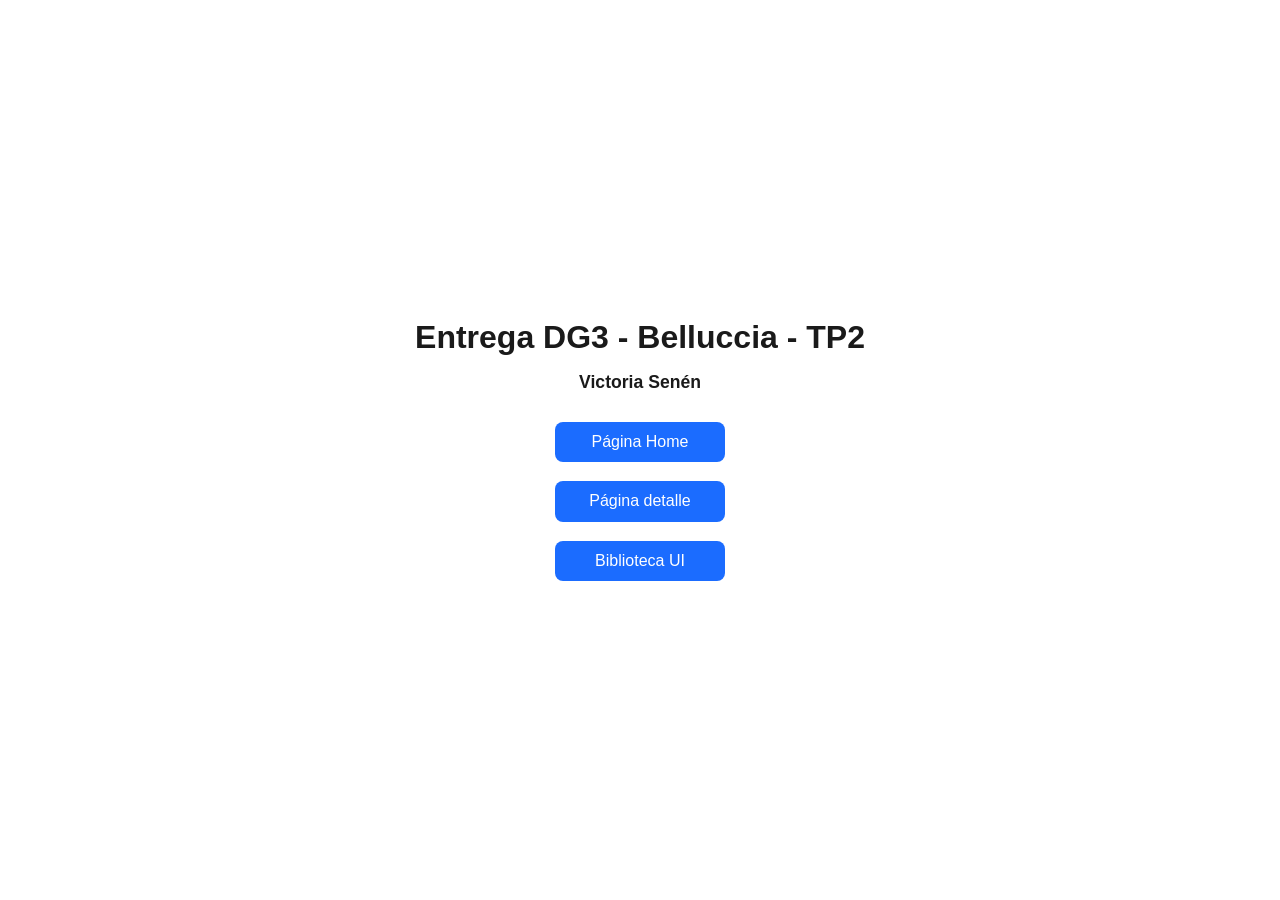
<file: entrega.html>
<!DOCTYPE html>
<html lang="es">
<head>
  <meta charset="UTF-8" />
  <meta name="viewport" content="width=device-width, initial-scale=1.0" />
  <title>Entrega DG3 - Belluccia - TP2 · TRASTES</title>
  <style>
    * { margin: 0; padding: 0; box-sizing: border-box; }
    body {
      font-family: Arial, Helvetica, sans-serif;
      background: #ffffff;
      color: #1a1a1a;
      min-height: 100vh;
      display: flex;
      flex-direction: column;
      align-items: center;
      justify-content: center;
      gap: 1rem;
      padding: 2rem 1rem;
    }
    h1 { font-size: 2rem; font-weight: 700; text-align: center; }
    .autor { font-size: 1.1rem; font-weight: 700; text-align: center; margin-bottom: .8rem; }
    .links { display: flex; flex-direction: column; align-items: center; gap: 1.2rem; }
    .links a {
      display: inline-block;
      background: #1b6cff;
      color: #ffffff;
      text-decoration: none;
      font-size: 1rem;
      padding: .7rem 1.6rem;
      border-radius: 8px;
      transition: background .2s ease;
      min-width: 170px;
      text-align: center;
    }
    .links a:hover { background: #0a4fd0; }
  </style>
</head>
<body>
  <h1>Entrega DG3 - Belluccia - TP2</h1>
  <p class="autor">Victoria Senén</p>
  <nav class="links">
    <a href="index.html">Página Home</a>
    <a href="curso-guitarra-criolla.html">Página detalle</a>
    <a href="biblioteca.html">Biblioteca UI</a>
  </nav>
</body>
</html>
</file>
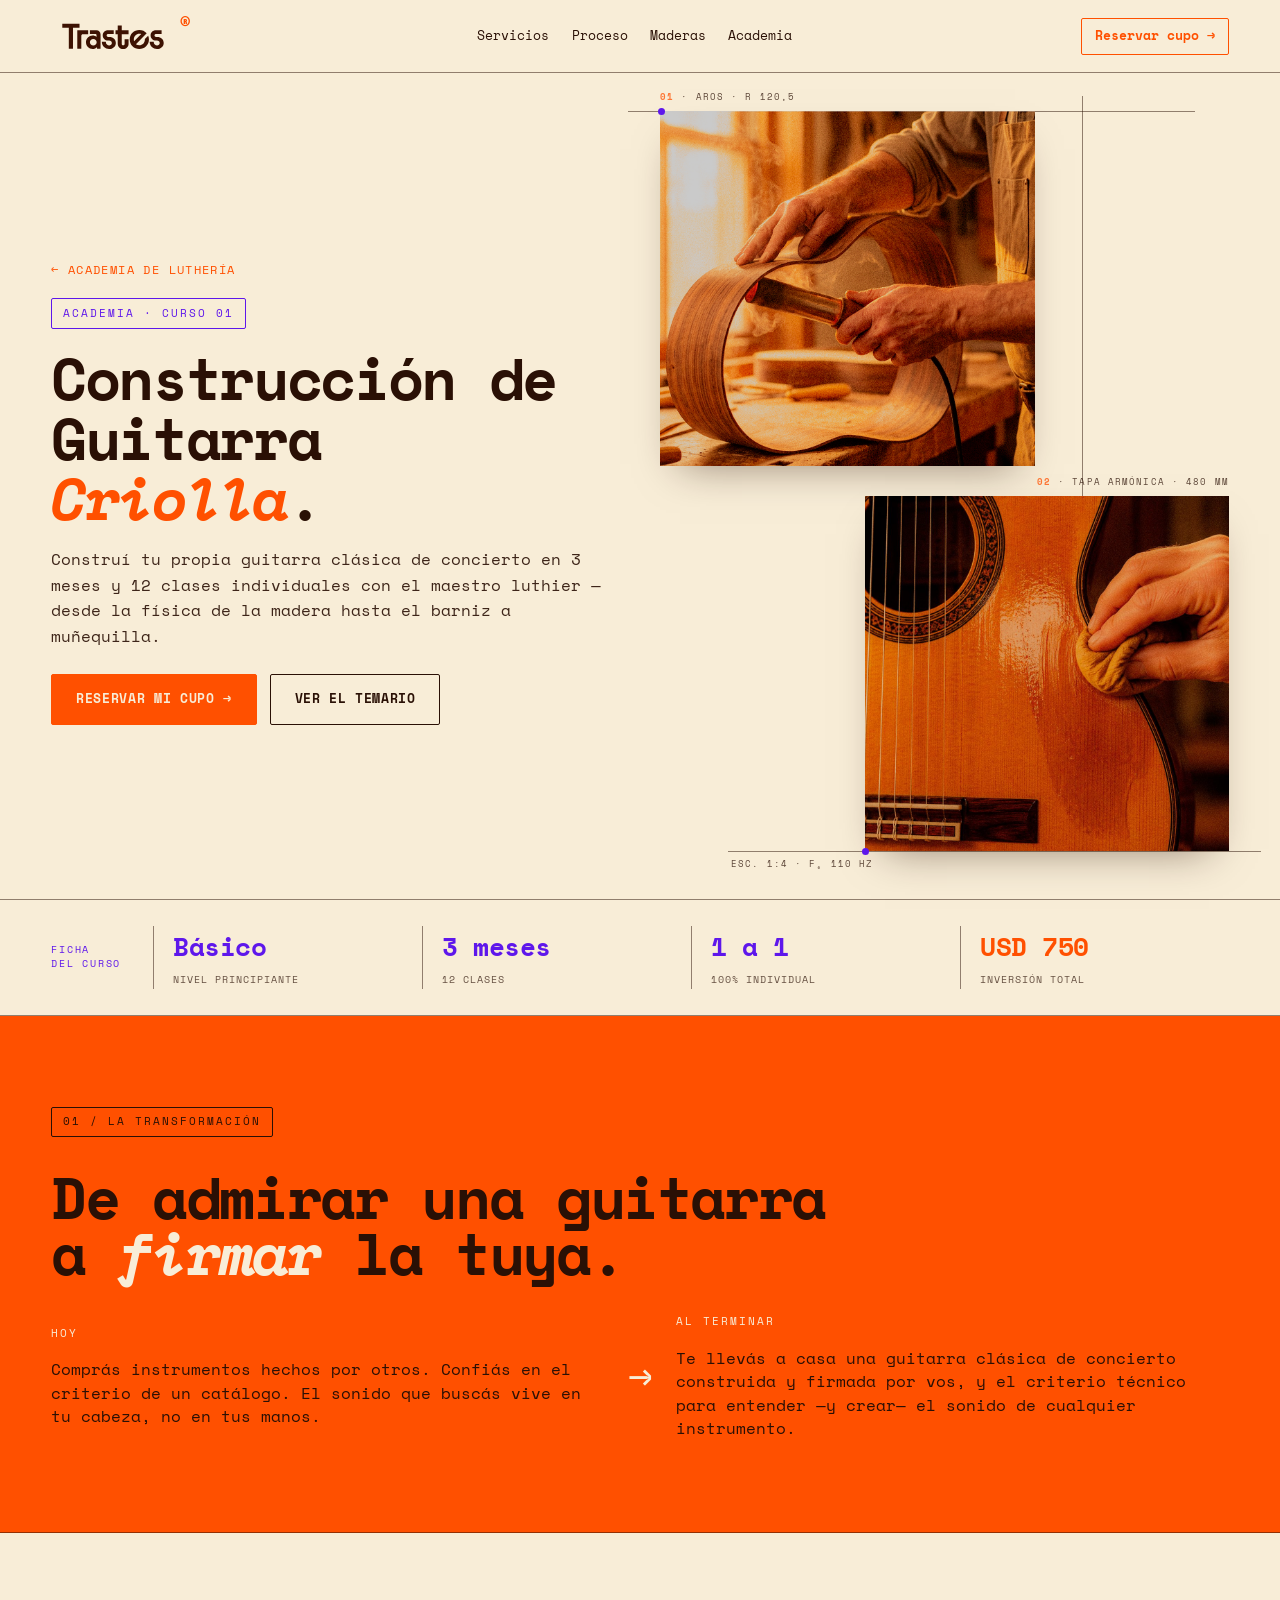
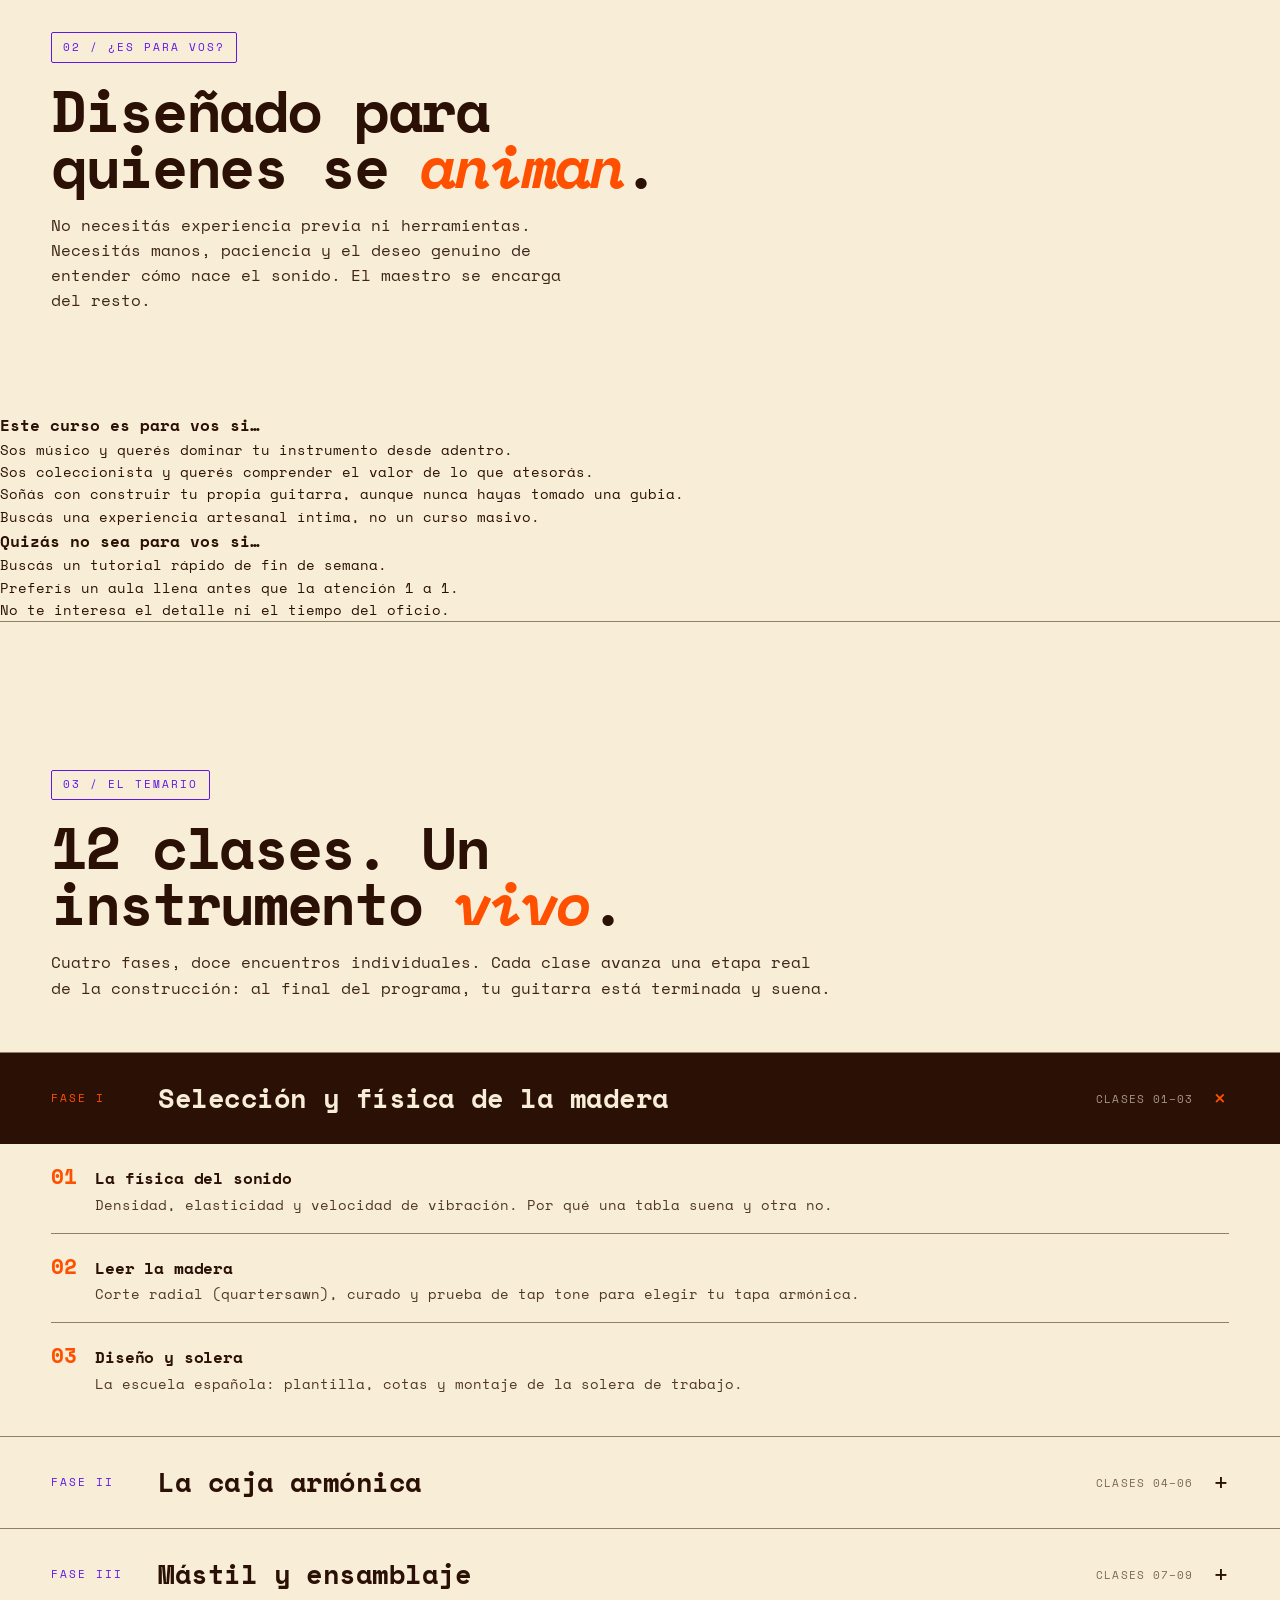
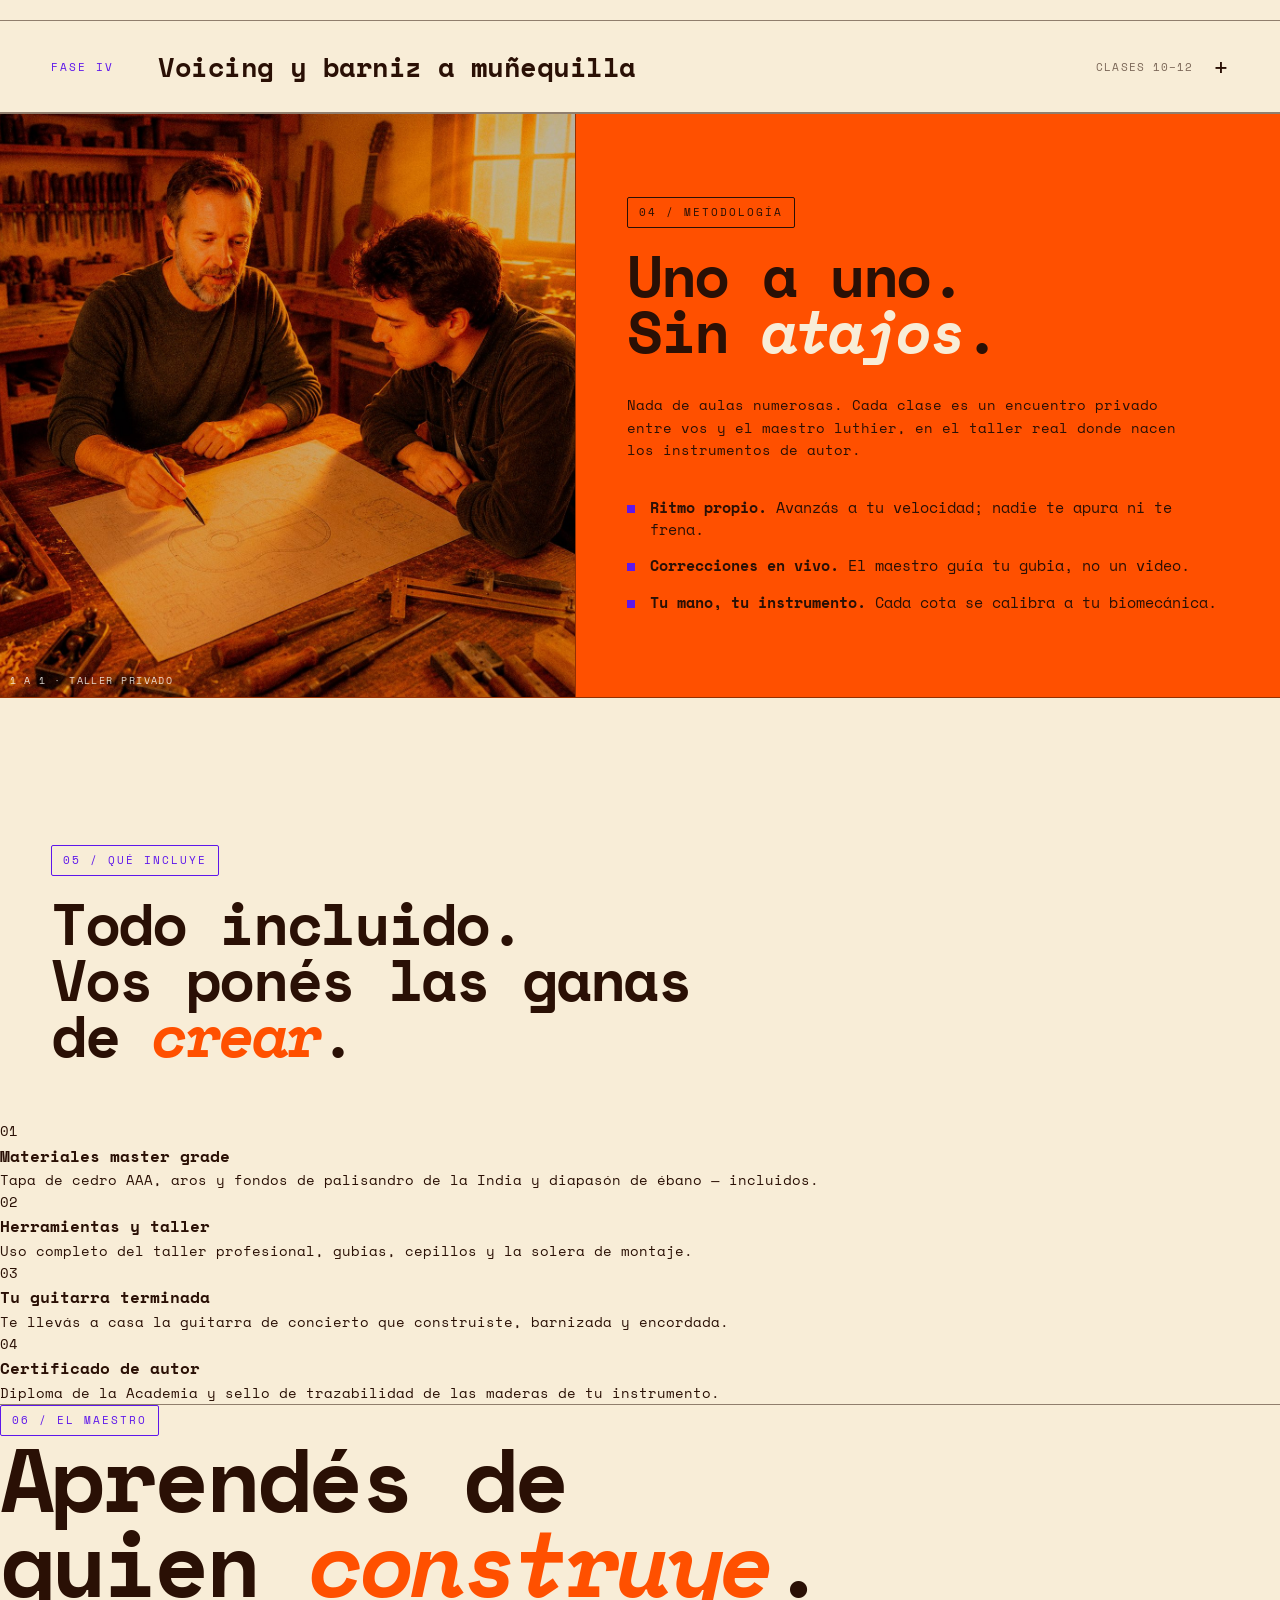
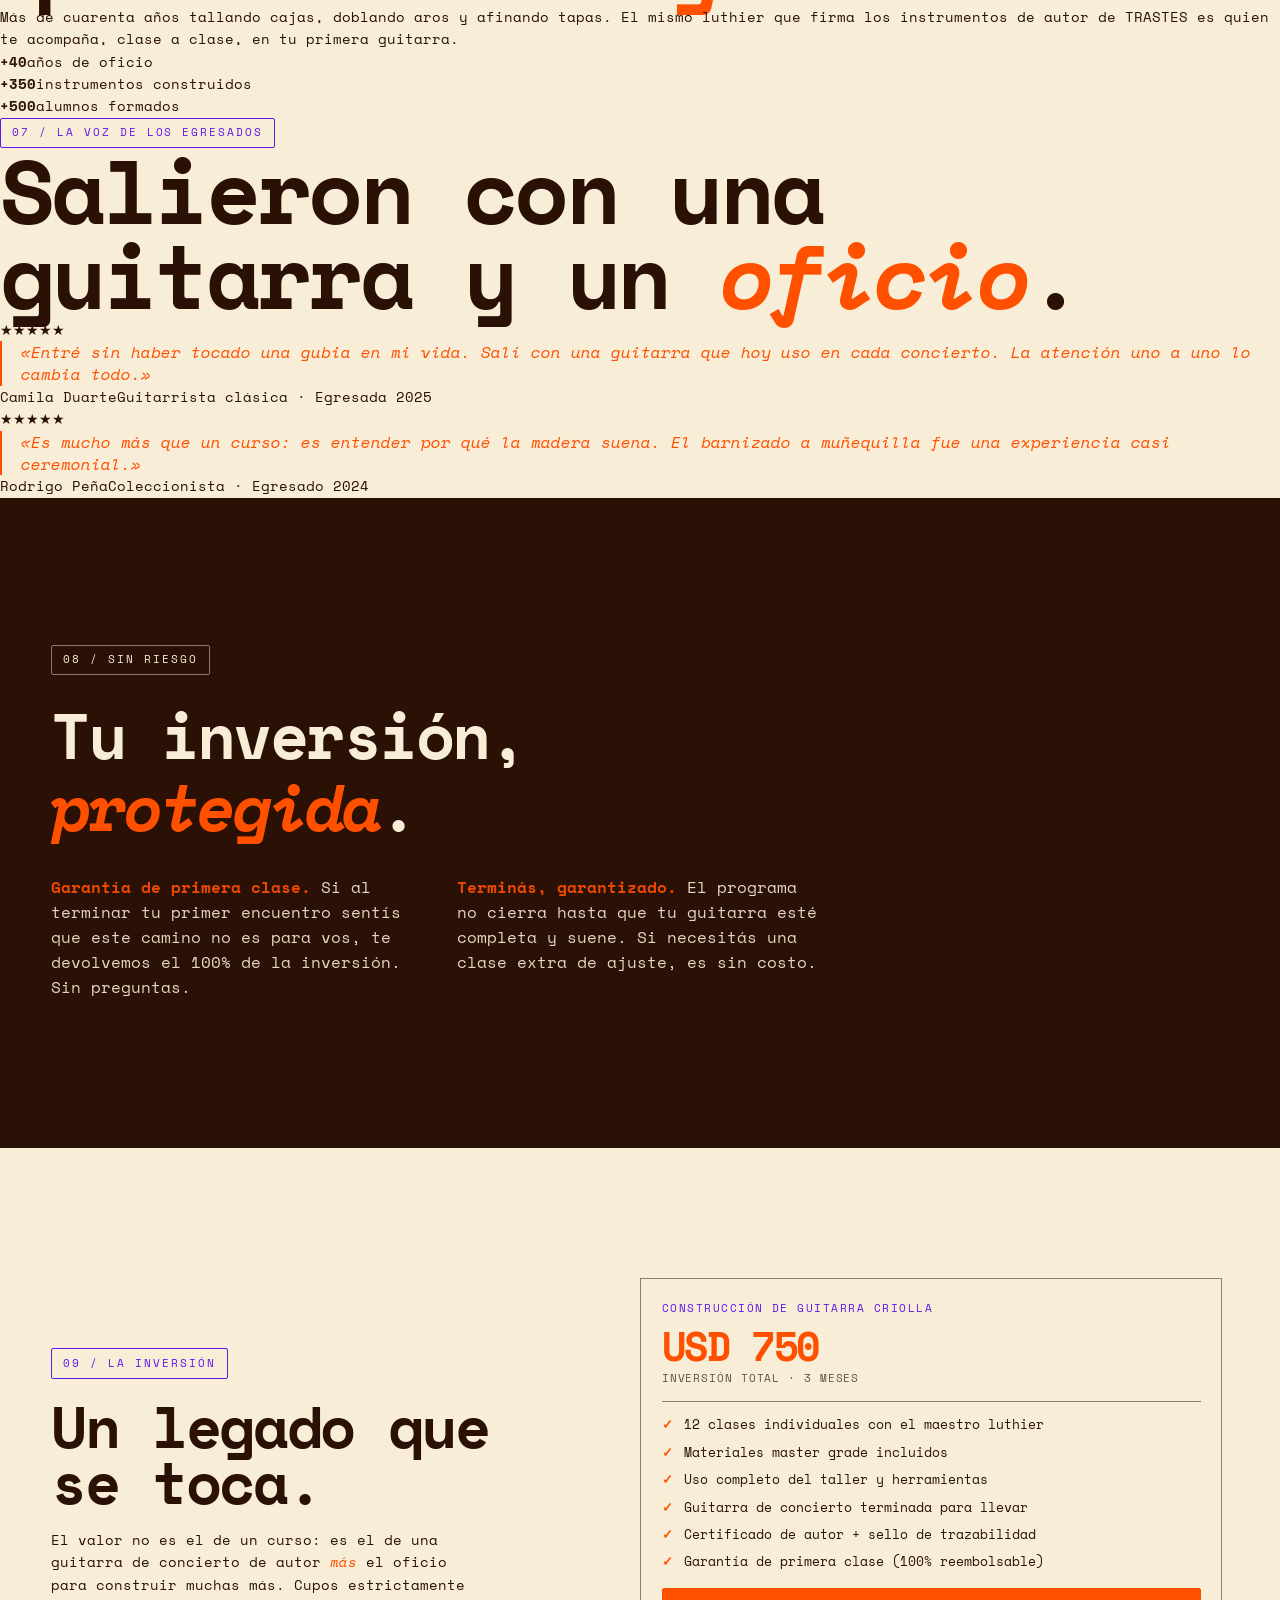
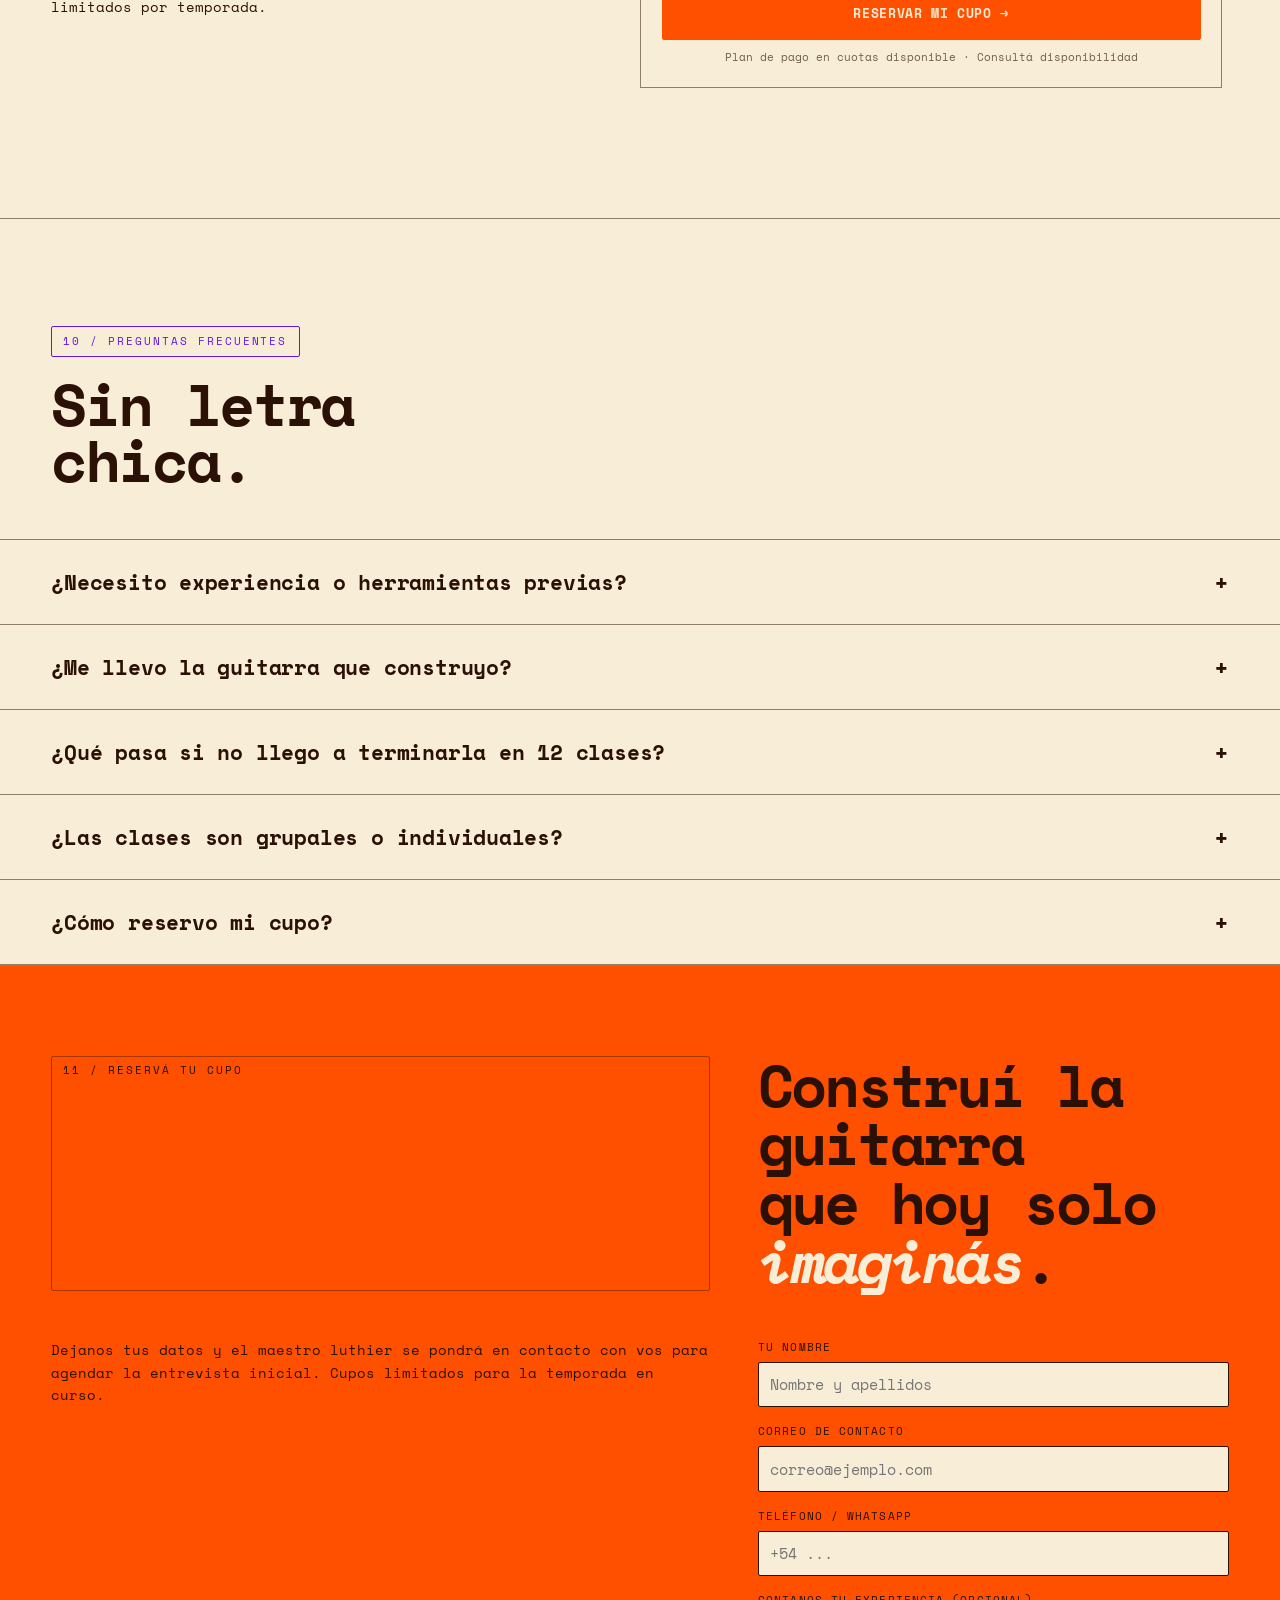
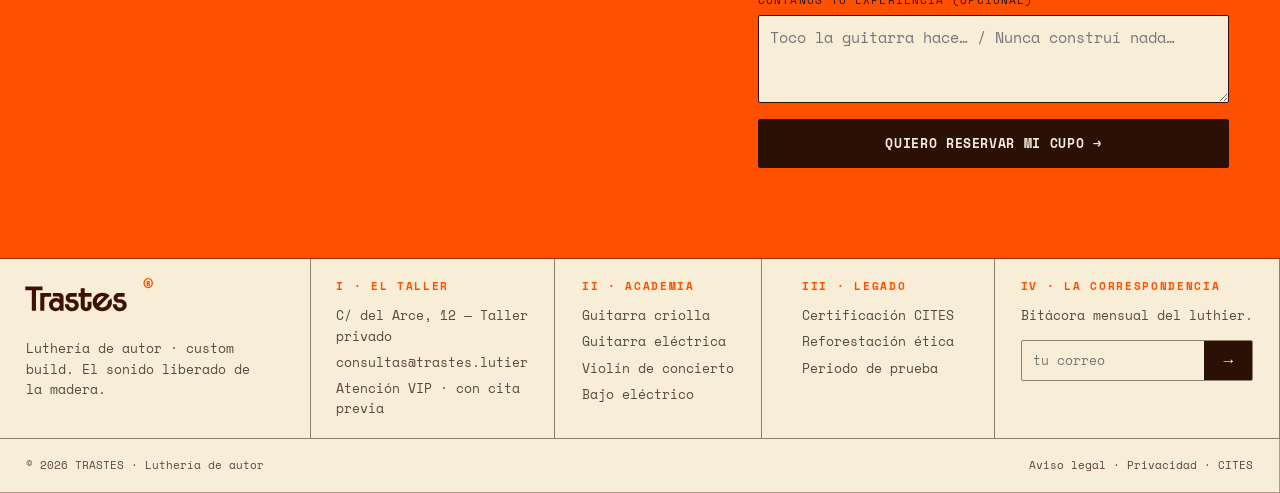
<file: html/curso-guitarra-criolla.html>
<!DOCTYPE html>
<html lang="es">
<head>
  <meta charset="UTF-8" />
  <meta name="viewport" content="width=device-width, initial-scale=1.0" />
  <title>Curso · Construcción de Guitarra Criolla — TRASTES</title>
  <meta name="description" content="Construí con tus manos una guitarra clásica de concierto en 3 meses y 12 clases individuales con el maestro luthier. De la física de la madera al barniz a muñequilla. Academia TRASTES." />

  <link rel="preconnect" href="https://fonts.googleapis.com" />
  <link rel="preconnect" href="https://fonts.gstatic.com" crossorigin />
  <link href="https://fonts.googleapis.com/css2?family=Space+Mono:ital,wght@0,400;0,700;1,400;1,700&display=swap" rel="stylesheet" />

  <link rel="stylesheet" href="../css/styles.css" />
  <link rel="stylesheet" href="../css/curso.css" />
</head>
<body>

  <!-- ===================== NAV ===================== -->
  <header class="nav" id="nav">
    <a href="index.html" class="nav__brand" aria-label="TRASTES · inicio"><img src="../assets/logo.svg" alt="TRASTES" class="nav__logo" /><span>®</span></a>
    <nav class="nav__links" aria-label="Navegación principal">
      <a href="index.html#servicios">Servicios</a>
      <a href="index.html#proceso">Proceso</a>
      <a href="index.html#maderas">Maderas</a>
      <a href="index.html#cursos">Academia</a>
    </nav>
    <a href="#inscripcion" class="nav__cta">Reservar cupo →</a>
    <button class="nav__burger" id="burger" aria-label="Menú" aria-expanded="false">
      <span></span><span></span><span></span>
    </button>
  </header>

  <main>

  <!-- ============ 1 · HERO ============ -->
  <section class="cd-hero">
    <div class="cd-hero__text">
      <a href="index.html#cursos" class="cd-back">← Academia de luthería</a>
      <span class="tag tag--violet">Academia · Curso 01</span>
      <h1 class="cd-hero__title">Construcción de<br />Guitarra <em>Criolla</em>.</h1>
      <p class="cd-hero__lead">
        Construí tu propia guitarra clásica de concierto en 3 meses y 12 clases
        individuales con el maestro luthier — desde la física de la madera hasta el
        barniz a muñequilla.
      </p>
      <div class="cd-hero__actions">
        <a href="#inscripcion" class="btn btn--accent">Reservar mi cupo →</a>
        <a href="#temario" class="btn btn--ghost">Ver el temario</a>
      </div>
    </div>

    <div class="cd-hero__media" aria-hidden="true">
      <!-- líneas técnicas -->
      <span class="cd-tline cd-tline--h1"></span>
      <span class="cd-tline cd-tline--h2"></span>
      <span class="cd-tline cd-tline--v1"></span>
      <!-- imágenes escalonadas -->
      <div class="cd-himg cd-himg--top"></div>
      <div class="cd-himg cd-himg--bot"></div>
      <!-- anotaciones y cotas -->
      <span class="cd-anno cd-anno--1"><b>01</b> · AROS · R 120,5</span>
      <span class="cd-dot cd-dot--1"></span>
      <span class="cd-anno cd-anno--2"><b>02</b> · TAPA ARMÓNICA · 480 mm</span>
      <span class="cd-dot cd-dot--2"></span>
      <span class="cd-anno cd-anno--esc">ESC. 1:4 · f₀ 110 Hz</span>
    </div>
  </section>

  <!-- ============ FICHA DEL CURSO ============ -->
  <section class="cd-ficha">
    <span class="cd-ficha__label">Ficha<br />del curso</span>
    <div class="cd-ficha__grid">
      <div><b>Básico</b><span>Nivel principiante</span></div>
      <div><b>3 meses</b><span>12 clases</span></div>
      <div><b>1 a 1</b><span>100% individual</span></div>
      <div class="cd-ficha__price"><b>USD 750</b><span>Inversión total</span></div>
    </div>
  </section>

  <!-- ============ 2 · LA TRANSFORMACIÓN ============ -->
  <section class="cd-promise reveal">
    <span class="tag tag--violet">01 / La transformación</span>
    <h2 class="section-title">De admirar una guitarra<br />a <em>firmar</em> la tuya.</h2>
    <div class="cd-promise__grid">
      <div class="cd-transform">
        <span class="cd-transform__stage">Hoy</span>
        <p>Comprás instrumentos hechos por otros. Confiás en el criterio de un catálogo. El sonido que buscás vive en tu cabeza, no en tus manos.</p>
      </div>
      <div class="cd-transform__arrow" aria-hidden="true">→</div>
      <div class="cd-transform cd-transform--after">
        <span class="cd-transform__stage">Al terminar</span>
        <p>Te llevás a casa una guitarra clásica de concierto construida y firmada por vos, y el criterio técnico para entender —y crear— el sonido de cualquier instrumento.</p>
      </div>
    </div>
  </section>

  <!-- ============ 3 · PARA QUIÉN ES ============ -->
  <section class="cd-audience reveal">
    <div class="cd-audience__head">
      <span class="tag tag--violet">02 / ¿Es para vos?</span>
      <h2 class="section-title">Diseñado para<br />quienes se <em>animan</em>.</h2>
      <p class="cd-audience__intro">No necesitás experiencia previa ni herramientas. Necesitás manos, paciencia y el deseo genuino de entender cómo nace el sonido. El maestro se encarga del resto.</p>
    </div>
    <div class="cd-audience__cols">
      <div class="cd-list cd-list--yes">
        <h3>Este curso es para vos si…</h3>
        <ul>
          <li>Sos músico y querés dominar tu instrumento desde adentro.</li>
          <li>Sos coleccionista y querés comprender el valor de lo que atesorás.</li>
          <li>Soñás con construir tu propia guitarra, aunque nunca hayas tomado una gubia.</li>
          <li>Buscás una experiencia artesanal íntima, no un curso masivo.</li>
        </ul>
      </div>
      <div class="cd-list cd-list--no">
        <h3>Quizás no sea para vos si…</h3>
        <ul>
          <li>Buscás un tutorial rápido de fin de semana.</li>
          <li>Preferís un aula llena antes que la atención 1&nbsp;a&nbsp;1.</li>
          <li>No te interesa el detalle ni el tiempo del oficio.</li>
        </ul>
      </div>
    </div>
  </section>

  <!-- ============ 4 · TEMARIO ============ -->
  <section class="cd-syllabus reveal" id="temario">
    <div class="cd-syllabus__head">
      <span class="tag tag--violet">03 / El temario</span>
      <h2 class="section-title">12 clases. Un<br />instrumento <em>vivo</em>.</h2>
      <p class="cd-syllabus__intro">Cuatro fases, doce encuentros individuales. Cada clase avanza una etapa real de la construcción: al final del programa, tu guitarra está terminada y suena.</p>
    </div>

    <div class="cd-modules">
      <!-- Fase I -->
      <div class="cd-module is-open">
        <button class="cd-module__head" aria-expanded="true">
          <span class="cd-module__fase">Fase I</span>
          <span class="cd-module__title">Selección y física de la madera</span>
          <span class="cd-module__range">Clases 01–03</span>
          <span class="cd-module__icon">+</span>
        </button>
        <div class="cd-module__body">
          <ol class="cd-classes">
            <li><span class="cd-class__n">01</span><div><h4>La física del sonido</h4><p>Densidad, elasticidad y velocidad de vibración. Por qué una tabla suena y otra no.</p></div></li>
            <li><span class="cd-class__n">02</span><div><h4>Leer la madera</h4><p>Corte radial (quartersawn), curado y prueba de tap tone para elegir tu tapa armónica.</p></div></li>
            <li><span class="cd-class__n">03</span><div><h4>Diseño y solera</h4><p>La escuela española: plantilla, cotas y montaje de la solera de trabajo.</p></div></li>
          </ol>
        </div>
      </div>
      <!-- Fase II -->
      <div class="cd-module">
        <button class="cd-module__head" aria-expanded="false">
          <span class="cd-module__fase">Fase II</span>
          <span class="cd-module__title">La caja armónica</span>
          <span class="cd-module__range">Clases 04–06</span>
          <span class="cd-module__icon">+</span>
        </button>
        <div class="cd-module__body">
          <ol class="cd-classes">
            <li><span class="cd-class__n">04</span><div><h4>Labrado de la tapa</h4><p>Calibrado del grosor a mano hasta alcanzar la respuesta dinámica buscada.</p></div></li>
            <li><span class="cd-class__n">05</span><div><h4>El abanico armónico</h4><p>Tallado y encolado del varetaje que define flexibilidad y proyección.</p></div></li>
            <li><span class="cd-class__n">06</span><div><h4>Aros y armado</h4><p>Doblado de aros a fuego y cierre de la caja sobre la solera.</p></div></li>
          </ol>
        </div>
      </div>
      <!-- Fase III -->
      <div class="cd-module">
        <button class="cd-module__head" aria-expanded="false">
          <span class="cd-module__fase">Fase III</span>
          <span class="cd-module__title">Mástil y ensamblaje</span>
          <span class="cd-module__range">Clases 07–09</span>
          <span class="cd-module__icon">+</span>
        </button>
        <div class="cd-module__body">
          <ol class="cd-classes">
            <li><span class="cd-class__n">07</span><div><h4>Tallado del mástil</h4><p>Perfil ergonómico calibrado a tu mano para reducir la fatiga.</p></div></li>
            <li><span class="cd-class__n">08</span><div><h4>Cola de milano</h4><p>Encaje y unión indivisible entre cuerpo y mástil.</p></div></li>
            <li><span class="cd-class__n">09</span><div><h4>Diapasón y trasteado</h4><p>Colocación del diapasón de ébano, trastes, cejuela y puente.</p></div></li>
          </ol>
        </div>
      </div>
      <!-- Fase IV -->
      <div class="cd-module">
        <button class="cd-module__head" aria-expanded="false">
          <span class="cd-module__fase">Fase IV</span>
          <span class="cd-module__title">Voicing y barniz a muñequilla</span>
          <span class="cd-module__range">Clases 10–12</span>
          <span class="cd-module__icon">+</span>
        </button>
        <div class="cd-module__body">
          <ol class="cd-classes">
            <li><span class="cd-class__n">10</span><div><h4>Ajuste fino / voicing</h4><p>Acción, entonación y equilibrio tonal del instrumento completo.</p></div></li>
            <li><span class="cd-class__n">11</span><div><h4>Barniz de goma laca</h4><p>Aplicación tradicional a muñequilla: capas microscópicas que dejan vibrar la madera.</p></div></li>
            <li><span class="cd-class__n">12</span><div><h4>Pulido, encordado y entrega</h4><p>Pulido final, encordado y prueba acústica. Tu guitarra, terminada.</p></div></li>
          </ol>
        </div>
      </div>
    </div>
  </section>

  <!-- ============ 5 · METODOLOGÍA INDIVIDUAL ============ -->
  <section class="cd-method reveal">
    <div class="cd-method__media">
      <div class="ph ph--cd-method" data-label="1 A 1 · TALLER PRIVADO"></div>
    </div>
    <div class="cd-method__text">
      <span class="tag tag--violet">04 / Metodología</span>
      <h2 class="section-title">Uno a uno.<br />Sin <em>atajos</em>.</h2>
      <p>Nada de aulas numerosas. Cada clase es un encuentro privado entre vos y el maestro luthier, en el taller real donde nacen los instrumentos de autor.</p>
      <ul class="cd-method__points">
        <li><b>Ritmo propio.</b> Avanzás a tu velocidad; nadie te apura ni te frena.</li>
        <li><b>Correcciones en vivo.</b> El maestro guía tu gubia, no un video.</li>
        <li><b>Tu mano, tu instrumento.</b> Cada cota se calibra a tu biomecánica.</li>
      </ul>
    </div>
  </section>

  <!-- ============ 6 · QUÉ INCLUYE ============ -->
  <section class="cd-includes reveal">
    <div class="cd-includes__head">
      <span class="tag tag--violet">05 / Qué incluye</span>
      <h2 class="section-title">Todo incluido.<br />Vos ponés las ganas<br />de <em>crear</em>.</h2>
    </div>
    <div class="cd-includes__grid">
      <article class="cd-inc"><span class="cd-inc__n">01</span><h3>Materiales master grade</h3><p>Tapa de cedro AAA, aros y fondos de palisandro de la India y diapasón de ébano — incluidos.</p></article>
      <article class="cd-inc"><span class="cd-inc__n">02</span><h3>Herramientas y taller</h3><p>Uso completo del taller profesional, gubias, cepillos y la solera de montaje.</p></article>
      <article class="cd-inc"><span class="cd-inc__n">03</span><h3>Tu guitarra terminada</h3><p>Te llevás a casa la guitarra de concierto que construiste, barnizada y encordada.</p></article>
      <article class="cd-inc"><span class="cd-inc__n">04</span><h3>Certificado de autor</h3><p>Diploma de la Academia y sello de trazabilidad de las maderas de tu instrumento.</p></article>
    </div>
  </section>

  <!-- ============ 7 · EL MAESTRO ============ -->
  <section class="cd-master reveal">
    <div class="cd-master__text">
      <span class="tag tag--violet">06 / El maestro</span>
      <h2 class="section-title">Aprendés de<br />quien <em>construye</em>.</h2>
      <p>Más de cuarenta años tallando cajas, doblando aros y afinando tapas. El mismo luthier que firma los instrumentos de autor de TRASTES es quien te acompaña, clase a clase, en tu primera guitarra.</p>
      <div class="cd-master__stats">
        <div><b>+40</b><span>años de oficio</span></div>
        <div><b>+350</b><span>instrumentos construidos</span></div>
        <div><b>+500</b><span>alumnos formados</span></div>
      </div>
    </div>
    <div class="cd-master__media">
      <div class="ph ph--cd-master" data-label="MAESTRO LUTHIER"></div>
    </div>
  </section>

  <!-- ============ 8 · TESTIMONIOS ============ -->
  <section class="cd-reviews reveal">
    <span class="tag tag--violet">07 / La voz de los egresados</span>
    <h2 class="section-title">Salieron con una<br />guitarra y un <em>oficio</em>.</h2>
    <div class="cd-reviews__grid">
      <figure class="cd-review">
        <div class="cd-review__stars">★★★★★</div>
        <blockquote>«Entré sin haber tocado una gubia en mi vida. Salí con una guitarra que hoy uso en cada concierto. La atención uno a uno lo cambia todo.»</blockquote>
        <figcaption>Camila Duarte<span>Guitarrista clásica · Egresada 2025</span></figcaption>
      </figure>
      <figure class="cd-review">
        <div class="cd-review__stars">★★★★★</div>
        <blockquote>«Es mucho más que un curso: es entender por qué la madera suena. El barnizado a muñequilla fue una experiencia casi ceremonial.»</blockquote>
        <figcaption>Rodrigo Peña<span>Coleccionista · Egresado 2024</span></figcaption>
      </figure>
    </div>
  </section>

  <!-- ============ 9 · GARANTÍA ============ -->
  <section class="cd-guarantee reveal">
    <div class="cd-guarantee__inner">
      <span class="tag">08 / Sin riesgo</span>
      <h2 class="section-title section-title--light">Tu inversión,<br /><em>protegida</em>.</h2>
      <div class="cd-guarantee__cols">
        <p><b>Garantía de primera clase.</b> Si al terminar tu primer encuentro sentís que este camino no es para vos, te devolvemos el 100% de la inversión. Sin preguntas.</p>
        <p><b>Terminás, garantizado.</b> El programa no cierra hasta que tu guitarra esté completa y suene. Si necesitás una clase extra de ajuste, es sin costo.</p>
      </div>
    </div>
  </section>

  <!-- ============ 10 · INVERSIÓN / PRECIO ============ -->
  <section class="cd-pricing reveal" id="inscripcion">
    <div class="cd-pricing__head">
      <span class="tag tag--violet">09 / La inversión</span>
      <h2 class="section-title">Un legado que<br />se toca.</h2>
      <p>El valor no es el de un curso: es el de una guitarra de concierto de autor <em>más</em> el oficio para construir muchas más. Cupos estrictamente limitados por temporada.</p>
    </div>
    <div class="cd-price-card">
      <div class="cd-price-card__top">
        <span class="cd-price-card__tag">Construcción de Guitarra Criolla</span>
        <div class="cd-price-card__amount"><b>USD 750</b><span>inversión total · 3 meses</span></div>
      </div>
      <ul class="cd-price-card__list">
        <li>12 clases individuales con el maestro luthier</li>
        <li>Materiales master grade incluidos</li>
        <li>Uso completo del taller y herramientas</li>
        <li>Guitarra de concierto terminada para llevar</li>
        <li>Certificado de autor + sello de trazabilidad</li>
        <li>Garantía de primera clase (100% reembolsable)</li>
      </ul>
      <a href="#contacto" class="btn btn--accent cd-price-card__btn">Reservar mi cupo →</a>
      <p class="cd-price-card__note">Plan de pago en cuotas disponible · Consultá disponibilidad</p>
    </div>
  </section>

  <!-- ============ 11 · FAQ ============ -->
  <section class="cd-faq reveal">
    <div class="cd-faq__head">
      <span class="tag tag--violet">10 / Preguntas frecuentes</span>
      <h2 class="section-title">Sin letra<br />chica.</h2>
    </div>
    <div class="cd-faq__list">
      <div class="qa">
        <button class="qa__q" aria-expanded="false"><span>¿Necesito experiencia o herramientas previas?</span><span class="qa__icon">+</span></button>
        <div class="qa__a"><p>No. El curso está pensado para empezar desde cero. Las herramientas, la solera y todos los materiales están incluidos y disponibles en el taller.</p></div>
      </div>
      <div class="qa">
        <button class="qa__q" aria-expanded="false"><span>¿Me llevo la guitarra que construyo?</span><span class="qa__icon">+</span></button>
        <div class="qa__a"><p>Sí. La guitarra de concierto que construís es tuya: te la llevás terminada, barnizada y encordada al finalizar el programa.</p></div>
      </div>
      <div class="qa">
        <button class="qa__q" aria-expanded="false"><span>¿Qué pasa si no llego a terminarla en 12 clases?</span><span class="qa__icon">+</span></button>
        <div class="qa__a"><p>El programa no cierra hasta que tu instrumento esté completo. Si tu ritmo requiere una sesión de ajuste adicional, la coordinamos sin costo.</p></div>
      </div>
      <div class="qa">
        <button class="qa__q" aria-expanded="false"><span>¿Las clases son grupales o individuales?</span><span class="qa__icon">+</span></button>
        <div class="qa__a"><p>Estrictamente individuales. Cada encuentro es 1 a 1 con el maestro luthier, en el taller, a tu ritmo.</p></div>
      </div>
      <div class="qa">
        <button class="qa__q" aria-expanded="false"><span>¿Cómo reservo mi cupo?</span><span class="qa__icon">+</span></button>
        <div class="qa__a"><p>Dejás tus datos en el formulario y el taller se pone en contacto con vos para coordinar la entrevista inicial y el calendario. Los cupos por temporada son limitados.</p></div>
      </div>
    </div>
  </section>

  <!-- ============ 12 · CTA FINAL / CONTACTO ============ -->
  <section class="cd-cta" id="contacto">
    <div class="cd-cta__inner">
      <span class="tag">11 / Reservá tu cupo</span>
      <h2 class="cd-cta__title">Construí la guitarra<br />que hoy solo <em>imaginás</em>.</h2>
      <p>Dejanos tus datos y el maestro luthier se pondrá en contacto con vos para agendar la entrevista inicial. Cupos limitados para la temporada en curso.</p>
      <form class="cd-form" id="cursoForm">
        <label>Tu nombre
          <input type="text" name="nombre" required placeholder="Nombre y apellidos" />
        </label>
        <label>Correo de contacto
          <input type="email" name="email" required placeholder="correo@ejemplo.com" />
        </label>
        <label>Teléfono / WhatsApp
          <input type="tel" name="tel" placeholder="+54 ..." />
        </label>
        <label class="cd-form__wide">Contanos tu experiencia (opcional)
          <textarea name="msg" rows="3" placeholder="Toco la guitarra hace… / Nunca construí nada…"></textarea>
        </label>
        <button type="submit" class="btn btn--dark cd-form__submit">Quiero reservar mi cupo →</button>
      </form>
      <p class="cd-form__done" id="cursoDone" hidden>
        ¡Gracias! Tu solicitud quedó registrada. El maestro luthier se pondrá en contacto con vos para coordinar la entrevista inicial.
      </p>
    </div>
  </section>

  </main>

  <!-- ============ FOOTER ============ -->
  <footer class="footer">
    <div class="footer__brand">
      <a href="index.html" class="nav__brand" aria-label="TRASTES · inicio"><img src="../assets/logo.svg" alt="TRASTES" class="nav__logo" /><span>®</span></a>
      <p>Luthería de autor · custom build. El sonido liberado de la madera.</p>
    </div>
    <div class="footer__col">
      <h4>I · El Taller</h4>
      <p>C/ del Arce, 12 — Taller privado</p>
      <p>consultas@trastes.lutier</p>
      <p>Atención VIP · con cita previa</p>
    </div>
    <div class="footer__col">
      <h4>II · Academia</h4>
      <a href="index.html#cursos">Guitarra criolla</a>
      <a href="index.html#cursos">Guitarra eléctrica</a>
      <a href="index.html#cursos">Violín de concierto</a>
      <a href="index.html#cursos">Bajo eléctrico</a>
    </div>
    <div class="footer__col">
      <h4>III · Legado</h4>
      <a href="index.html#maderas">Certificación CITES</a>
      <a href="index.html#beneficios">Reforestación ética</a>
      <a href="index.html#faq">Periodo de prueba</a>
    </div>
    <div class="footer__col footer__news">
      <h4>IV · La Correspondencia</h4>
      <p>Bitácora mensual del luthier.</p>
      <form class="news" id="newsForm">
        <input type="email" placeholder="tu correo" required aria-label="Correo electrónico" />
        <button type="submit" aria-label="Suscribirse">→</button>
      </form>
      <small class="news__msg" id="newsMsg"></small>
    </div>
    <div class="footer__legal">
      <span>© 2026 TRASTES · Luthería de autor</span>
      <span>Aviso legal · Privacidad · CITES</span>
    </div>
  </footer>

  <script src="../js/curso.js"></script>
</body>
</html>
</file>
<file: css/styles.css>
/* =====================================================================
   TRASTES · Luthería de Autor
   Sistema de diseño editorial brutalista · Space Mono
   Paleta:  Crema Orgánico #FAF6EE · Espresso Profundo #2A1005
            Naranja Vibrante #FF5000 · Violeta Eléctrico #5E17EB
   ===================================================================== */

:root{
  --cream:#f8edd7;
  --espresso:#2A1005;
  --accent:#FF5000;
  --violet:#5E17EB;
  --line:rgba(42,16,5,.5);      /* líneas técnicas 0.5px */
  --line-strong:#2A1005;
  --ease:cubic-bezier(.2,.7,.2,1);
  --gut:clamp(1.2rem,4vw,4rem);
}

*,*::before,*::after{box-sizing:border-box;margin:0;padding:0}
html{scroll-behavior:smooth;-webkit-text-size-adjust:100%;overflow-x:hidden}
/* barra de scroll de la página */
html::-webkit-scrollbar{width:13px}
html::-webkit-scrollbar-track{background:#595958}
html::-webkit-scrollbar-thumb{background:var(--accent);border-radius:7px;border:3px solid #595958}
html::-webkit-scrollbar-thumb:hover{background:var(--violet)}
/* flechitas arriba y abajo */
html::-webkit-scrollbar-button{background:#595958;height:14px;background-repeat:no-repeat;background-position:center;background-size:9px 9px}
html::-webkit-scrollbar-button:vertical:decrement{background-image:url("data:image/svg+xml,%3Csvg xmlns='http://www.w3.org/2000/svg' viewBox='0 0 10 10'%3E%3Cpath d='M5 3L8.5 7H1.5Z' fill='%23FF5000'/%3E%3C/svg%3E")}
html::-webkit-scrollbar-button:vertical:increment{background-image:url("data:image/svg+xml,%3Csvg xmlns='http://www.w3.org/2000/svg' viewBox='0 0 10 10'%3E%3Cpath d='M5 7L8.5 3H1.5Z' fill='%23FF5000'/%3E%3C/svg%3E")}
html::-webkit-scrollbar-button:vertical:start:increment,html::-webkit-scrollbar-button:vertical:end:decrement{display:none}
body{
  font-family:"Space Mono",ui-monospace,monospace;
  background:var(--cream);
  color:var(--espresso);
  line-height:1.6;
  overflow-x:hidden;
  font-size:clamp(14px,1.05vw,16px);
}
img{max-width:100%;display:block}
a{color:inherit;text-decoration:none}
em{font-style:italic}
::selection{background:var(--accent);color:var(--cream)}

/* ---------- utilidades ---------- */
.tag{
  display:inline-block;font-size:.68rem;letter-spacing:.18em;text-transform:uppercase;
  border:.5px solid var(--line);padding:.35rem .7rem;border-radius:2px;
}
.tag--violet{color:var(--violet);border-color:var(--violet)}
.hl{color:var(--accent);font-weight:700}

.section-title{
  font-weight:700;line-height:.95;letter-spacing:-.04em;
  font-size:clamp(2.6rem,7vw,6rem);
  text-transform:none;
}
.section-title em{color:var(--accent)}
.section-title--light{color:var(--cream);line-height:1.12;font-size:clamp(2rem,5vw,4.4rem)}
.section-title--light em{color:var(--accent)}

.btn{
  display:inline-block;font-family:inherit;font-size:.8rem;font-weight:700;
  letter-spacing:.05em;text-transform:uppercase;cursor:pointer;
  padding:.9rem 1.5rem;border:.5px solid var(--line-strong);border-radius:2px;
  background:transparent;color:var(--espresso);
  transition:all .4s var(--ease);
}
.btn--accent{background:var(--accent);border-color:var(--accent);color:var(--cream)}
.btn--accent:hover{background:var(--espresso);border-color:var(--espresso)}
.btn--ghost:hover{background:var(--espresso);color:var(--cream)}
.btn--dark{background:var(--espresso);color:var(--cream);border-color:var(--espresso)}
.btn--dark:hover{background:var(--cream);color:var(--espresso)}
.btn--soon{background:transparent;color:var(--cream);border-color:rgba(250,246,238,.4);cursor:default;font-size:.7rem}
.vip__text .btn--soon{margin-top:auto}

/* ---------- placeholders (madera / blueprint) ---------- */
.ph{position:relative;overflow:hidden;background:var(--espresso);isolation:isolate}
.ph[data-label]::after{
  content:attr(data-label);position:absolute;left:.6rem;bottom:.5rem;z-index:3;
  font-size:.6rem;letter-spacing:.15em;color:rgba(250,246,238,.85);
  text-transform:uppercase;
}
.ph--wood{background:
  repeating-linear-gradient(88deg,rgba(0,0,0,.18) 0 1px,transparent 1px 7px),
  linear-gradient(120deg,#6b3410,#a5561f 35%,#c9772e 60%,#7a3d14);}
.ph--wood2{background:
  repeating-linear-gradient(91deg,rgba(0,0,0,.16) 0 1px,transparent 1px 6px),
  linear-gradient(120deg,#3a1c08,#7a4118 45%,#b06a2a 80%,#4a2409);}
.ph--wood3{background:
  repeating-linear-gradient(89deg,rgba(0,0,0,.2) 0 1px,transparent 1px 9px),
  linear-gradient(130deg,#2a1305,#5e2e10 40%,#8a4f22 70%,#341808);}
.ph--hero{background:url("../assets/hero_1.jpg") center/cover no-repeat}
.ph--diapason{background:url("../assets/clon.jpg") center/cover no-repeat}
.ph--diapason[data-label]::after{bottom:0.7rem}
.ph--servicios3{background:url("../assets/servicios_3.jpg") center/cover no-repeat}
.ph-croquis{position:absolute;left:1rem;right:1rem;bottom:1rem;width:auto;height:auto;z-index:3}
.ph-croquis .l{stroke:#fff;stroke-width:1;fill:none;vector-effect:non-scaling-stroke}
.ph-croquis .d{fill:var(--violet)}
.ph-croquis .t{fill:#fff;font-family:"Space Mono",monospace;font-size:11px;letter-spacing:.06em}
.ph--servicios2{background:url("../assets/servicios_2.jpg") center 70%/cover no-repeat}
.ph--servicios4{background:url("../assets/servicios_4.jpg") center 88%/cover no-repeat}
.ph--proceso1{background:url("../assets/proceso_1.jpg") center/cover no-repeat}
.ph--proceso2{background:url("../assets/R25.jpg") center/cover no-repeat}
.ph--proceso3{background:url("../assets/R27.jpg") center/cover no-repeat}
.ph--proceso4{background:url("../assets/w.jpg") center/cover no-repeat}
.ph--proceso5{background:url("../assets/proceso_5.jpg") center/cover no-repeat}
.ph--proceso6{background:#6b3410 url("../assets/x.jpg") center/cover no-repeat}
.ph--dark{background:linear-gradient(160deg,#1c0a03,#3a1608)}
.ph--tall{aspect-ratio:2/5}

.blueprint{position:absolute;inset:0;width:100%;height:100%;z-index:2;opacity:.55;mix-blend-mode:screen}
.blueprint line,.blueprint circle{stroke:var(--cream);stroke-width:.5;fill:none}
.blueprint .bp-text{fill:var(--cream);font-size:8px;letter-spacing:.1em}

/* =====================================================================
   NAV
   ===================================================================== */
.nav{
  position:fixed;top:0;left:0;right:0;z-index:50;
  display:flex;align-items:center;justify-content:space-between;gap:1rem;
  padding:.9rem var(--gut);
  background:rgba(248,237,215,.82);backdrop-filter:blur(10px);
  border-bottom:.5px solid var(--line);
}
.nav__brand{display:inline-flex;align-items:flex-start;gap:.15em;font-weight:700;letter-spacing:-.03em;font-size:clamp(1.6rem,2.6vw,2.2rem)}
.nav__logo{height:clamp(1.9rem,3.4vw,2.8rem);width:auto;display:block}
.nav__brand span{color:var(--accent);font-size:.5em;line-height:1;margin-top:.15em}

/* ===================== PRELOADER (pantalla de carga) ===================== */
.preloader{
  position:fixed;inset:0;z-index:1000;background:var(--cream);
  display:flex;align-items:center;justify-content:center;
  transition:opacity .5s var(--ease),visibility .5s var(--ease);
}
.preloader.is-hidden{opacity:0;visibility:hidden;pointer-events:none}
.preloader__inner{display:flex;flex-direction:column;align-items:center;gap:1.8rem}
.preloader__brand{display:inline-flex;align-items:flex-start;gap:.15em}
.preloader__brand .nav__logo{height:clamp(2.4rem,6vw,3.4rem)}
.preloader__brand span{color:var(--accent);font-size:1rem;line-height:1;margin-top:.15em}
.preloader__bar{position:relative;width:min(240px,58vw);height:2px;background:var(--line);overflow:hidden}
.preloader__bar::after{
  content:"";position:absolute;top:0;left:0;height:100%;width:40%;
  background:var(--accent);animation:pl-slide 1.1s var(--ease) infinite;
}
@keyframes pl-slide{0%{left:-40%}100%{left:100%}}
/* respeta a quien prefiere menos movimiento */
@media (prefers-reduced-motion:reduce){
  .preloader__bar::after{animation-duration:2s}
}
.nav__links{display:flex;gap:1.4rem;font-size:.8rem}
.nav__links a{position:relative;padding:.2rem 0;transition:color .3s}
.nav__links a::after{content:"";position:absolute;left:0;bottom:-2px;width:0;height:1.5px;background:var(--accent);transition:width .3s var(--ease)}
.nav__links a:hover{color:var(--accent)}
.nav__links a:hover::after{width:100%}
.nav__cta{font-size:.8rem;font-weight:700;color:var(--accent);border:.5px solid var(--accent);padding:.45rem .8rem;border-radius:2px;transition:all .3s}
.nav__cta:hover{background:var(--accent);color:var(--cream)}
.nav__burger{display:none;flex-direction:column;gap:4px;background:none;border:none;cursor:pointer;padding:.3rem;outline:none;-webkit-tap-highlight-color:transparent}
.nav__burger span{width:22px;height:2px;flex:0 0 2px;background:var(--espresso);transition:.3s}

/* =====================================================================
   1 · HERO
   ===================================================================== */
.hero{
  display:grid;grid-template-columns:60% 40%;min-height:100vh;
  border-bottom:.5px solid var(--line);padding-top:60px;
}
.hero__image{position:relative;border-right:.5px solid var(--line)}
.hero__image .ph{position:absolute;inset:0}
.hero__text{
  display:flex;flex-direction:column;justify-content:center;gap:.85rem;
  padding:1.5rem var(--gut) 1.5rem 2.5rem;position:relative;z-index:5;
}
.hero__title{
  font-weight:400;font-size:clamp(2rem,4.6vw,3.8rem);line-height:1.08;
  letter-spacing:-.05em;margin-left:0;                       /* alineado con el párrafo */
  background:var(--cream);display:inline-block;padding:.2em .3em .2em 0;
}
.hero__title .hl-word{font-weight:700;color:var(--accent)}
.hero__sp--mobile-show{display:none}
.hero__title em{color:var(--accent)}
.hero__lead{max-width:48ch;font-size:.95rem}
.hero__actions{display:flex;gap:.8rem;flex-wrap:wrap}
.hero__meta{display:flex;gap:1.6rem;margin-top:.2rem;flex-wrap:wrap;border-top:.5px solid var(--line);padding-top:.7rem}
.hero__meta b{display:block;font-size:1.35rem;color:var(--violet)}
.hero__meta span{font-size:.62rem;letter-spacing:.1em;text-transform:uppercase;opacity:.7}

/* =====================================================================
   2 · MANIFIESTO
   ===================================================================== */
.manifesto{
  display:grid;grid-template-columns:1fr .6fr 1.4fr;gap:0;
  min-height:100vh;border-bottom:.5px solid var(--line);
}
.manifesto__col{padding:clamp(3.5rem,8vh,7rem) var(--gut) clamp(4rem,9vh,8rem);min-height:0}
.manifesto__left{display:flex;flex-direction:column;gap:1.2rem;border-right:.5px solid var(--line)}
.manifesto__left .ph{flex:1;min-height:0}
.manifesto__left .ph--tall{aspect-ratio:auto}
.manifesto__center{position:relative;border-right:.5px solid var(--line);min-height:200px}
.manifesto__draft{position:absolute;inset:0;width:100%;height:100%;padding:1.2rem 0}
.manifesto__draft .d-axis,.process__draft .d-axis{stroke:var(--espresso);stroke-width:.5;stroke-dasharray:2 5;fill:none}
.manifesto__draft .d-line,.process__draft .d-line{stroke:var(--espresso);stroke-width:.5;fill:none}
.manifesto__draft .d-thin,.process__draft .d-thin{stroke:var(--espresso);stroke-width:.5;fill:none;opacity:.5}
.manifesto__draft .d-dot,.process__draft .d-dot{fill:var(--violet)}
.manifesto__draft .d-fill,.process__draft .d-fill{fill:var(--espresso)}
.manifesto__draft .d-txt,.process__draft .d-txt{fill:var(--espresso);font-family:"Space Mono",monospace;font-size:9px;letter-spacing:.05em;opacity:.7}
.manifesto__draft .d-num,.process__draft .d-num{fill:var(--accent);font-family:"Space Mono",monospace;font-size:9px;font-weight:700}
.manifesto__right{display:flex;flex-direction:column;gap:2rem;justify-content:center}
.manifesto__right .section-title{font-size:clamp(2rem,5vw,4.4rem)}
.manifesto__right p{max-width:62ch;font-size:.9rem}
.manifesto__hcroquis{display:none}
blockquote{
  font-size:clamp(.95rem,1.25vw,1.1rem);line-height:1.4;color:var(--accent);
  font-style:italic;border-left:2px solid var(--accent);padding-left:1.2rem;
}

/* =====================================================================
   3 · BENEFICIOS
   ===================================================================== */
.benefits{background:var(--accent);color:var(--espresso);border-bottom:.5px solid var(--line)}
.benefits .section-title{text-align:right;font-size:clamp(2rem,5vw,4.4rem)}
.benefits .section-title em{color:var(--cream)}
.benefits .tag{color:var(--espresso);border-color:var(--espresso)}
.benefits__head{padding:clamp(7.5rem,16vh,15rem) var(--gut) var(--gut);display:flex;flex-direction:column;align-items:flex-end;gap:1.4rem;border-bottom:.5px solid var(--line)}
.benefits__grid{display:grid;grid-template-columns:repeat(4,1fr)}
.benefit{
  padding:0;min-height:clamp(290px,31vw,380px);
  display:flex;flex-direction:column;gap:0;
}
/* sección superior · número */
.benefit__num{display:block;padding:.4rem 1.4rem;border-bottom:.5px solid var(--line)}
.benefit__mark{display:none}
.benefit__mark circle,.benefit__mark rect,.benefit__mark line,.benefit__mark path{stroke:var(--espresso);stroke-width:1.2;fill:none;stroke-linejoin:round}
.benefit__mark .dot{fill:var(--violet);stroke:none}
/* sección media · título + descripción */
.benefit__mid{flex:1;display:flex;flex-direction:column;gap:.9rem;padding:1.5rem 1.4rem}
.benefit h3{
  align-self:flex-start;
  font-size:1.15rem;line-height:1.2;letter-spacing:-.02em;padding-bottom:7px;
  background-image:linear-gradient(var(--espresso),var(--espresso));
  background-repeat:no-repeat;background-position:left bottom;
  background-size:0 1px;transition:background-size .45s var(--ease);
}
.benefit:hover h3{background-size:100% 1px}
.benefit p{font-size:.78rem;opacity:.85}
/* sección inferior · dato técnico */
.benefit__data{
  border-top:.5px solid var(--line);padding:1.2rem 1.4rem;
  display:flex;flex-direction:column;gap:.25rem;
}
.benefit__k{font-size:.58rem;letter-spacing:.14em;text-transform:uppercase;color:var(--espresso);opacity:.7}
.benefit__data b{font-size:clamp(1.4rem,2.4vw,2rem);font-weight:700;letter-spacing:-.03em;color:var(--accent);line-height:1}
.benefit__data small{font-size:.72rem;opacity:.85}
/* --- zig-zag: cards como rectángulos verticales que flotan sobre el fondo --- */
.benefits__zigzag{display:grid;grid-template-columns:30% 40% 30%;row-gap:0;padding:clamp(2rem,5vh,4rem) clamp(3.5rem,13vw,13rem) clamp(10rem,21vh,20rem)}
.benefits__zigzag .benefit{border:.5px solid var(--line);background:var(--cream)}
.benefits__zigzag>article:nth-of-type(1){grid-area:1 / 1}
.benefits__zigzag>article:nth-of-type(2){grid-area:2 / 3}
.benefits__zigzag>article:nth-of-type(3){grid-area:3 / 1}
.benefits__zigzag>article:nth-of-type(4){grid-area:4 / 3}
.benefits__zigzag>.zz-conn:nth-of-type(1){grid-area:1 / 1 / 2 / 4}
.benefits__zigzag>.zz-conn:nth-of-type(2){grid-area:2 / 1 / 3 / 4}
.benefits__zigzag>.zz-conn:nth-of-type(3){grid-area:3 / 1 / 4 / 4}
.zz-conn{position:relative;pointer-events:none}
.zz-h,.zz-v{position:absolute;background:var(--line)}
.zz-h{height:.5px;top:50%;left:30%;width:40%}
.zz-v{width:.5px;top:50%;bottom:0}
.zz-dot{position:absolute;width:7px;height:7px;border-radius:50%;background:var(--violet);top:50%;transform:translate(-50%,-50%);z-index:2}
.zz-label{position:absolute;font-size:.58rem;letter-spacing:.12em;text-transform:uppercase;color:var(--espresso);opacity:.85;white-space:nowrap;top:calc(50% - 1.5rem);left:32%}
.zz-label b{color:var(--cream);font-weight:700}
.zz-conn--l .zz-v{left:70%}
.zz-conn--l .zz-dot{left:30%}
.zz-conn--r .zz-v{left:30%}
.zz-conn--r .zz-dot{left:70%}
/* nota de cierre en la celda vacía */
.zz-note{grid-area:4 / 1 / 5 / 3;align-self:center;display:flex;gap:.7rem;max-width:440px;padding-left:.4rem}
.zz-note__svg{width:22px;flex:0 0 22px;height:auto;overflow:visible;margin-top:.2rem}
.zz-note__svg .a-line{stroke:var(--line);stroke-width:.5;fill:none}
.zz-note__svg .a-dot{fill:var(--violet)}
.zz-note__body{display:flex;flex-direction:column;gap:.8rem;padding-top:1.4rem}
.zz-note__tag{font-size:.6rem;letter-spacing:.14em;text-transform:uppercase;color:var(--espresso);opacity:.7}
.zz-note__body p{font-size:.95rem;line-height:1.55;color:var(--espresso);max-width:34ch}
.zz-note__measure{font-size:.72rem;letter-spacing:.06em;text-transform:uppercase;color:var(--cream);font-weight:700}

/* =====================================================================
   4 · SERVICIOS
   ===================================================================== */
.services{border-bottom:.5px solid var(--line)}
.services__head{padding:clamp(10rem,21vh,20rem) var(--gut) var(--gut);display:flex;flex-direction:column;align-items:flex-end;gap:1.4rem}
.services__head .section-title{text-align:right;font-size:clamp(2rem,5vw,4.4rem)}
.services__list{list-style:none}
.service{border-top:.5px solid var(--line)}
.service__row{
  width:100%;display:grid;grid-template-columns:auto 1fr auto;align-items:center;gap:1.5rem;
  background:var(--cream);color:var(--espresso);border:none;cursor:default;
  border-bottom:.5px solid var(--line);
  font-family:inherit;text-align:left;padding:.85rem var(--gut);
}
.service__num{font-size:clamp(1.4rem,3.4vw,2.4rem);font-weight:700;letter-spacing:-.04em;color:var(--accent)}
.service__name{font-size:clamp(1.1rem,2.4vw,1.9rem);font-weight:700;letter-spacing:-.02em}
.service__name em{color:var(--accent);font-weight:400}
.service__plus{display:none}
.service__panel{display:grid;grid-template-columns:1fr 1fr}
.service__panel .ph{min-height:260px}
.service__panel p{padding:2rem 1.5rem;align-self:center;font-size:.95rem;max-width:50ch}

/* =====================================================================
   5 · PROCESO (scroll horizontal)
   ===================================================================== */
.process{overflow:hidden}
.process__head{padding:clamp(10rem,21vh,20rem) var(--gut) var(--gut);display:flex;align-items:center;justify-content:space-between;gap:2rem}
.process__head-text{display:flex;flex-direction:column;align-items:flex-start;gap:.8rem}
.process__head-text .section-title{font-size:clamp(2rem,5vw,4.4rem)}
.process__draft{width:min(58%,780px);height:auto;flex:0 0 auto;margin-right:calc(-1 * var(--gut) - 180px)}
.process__hint{font-size:.7rem;letter-spacing:.15em;text-transform:uppercase;color:var(--accent)}
.process__track{
  display:flex;gap:0;overflow-x:auto;overflow-y:hidden;
  border-top:.5px solid var(--line);
  scrollbar-width:none;-ms-overflow-style:none;cursor:grab;
  user-select:none;-webkit-user-select:none;
}
.process__track:active{cursor:grabbing}
.frame{
  flex:0 0 min(78vw,420px);scroll-snap-align:start;
  border-right:.5px solid var(--line);border-bottom:.5px solid var(--line);
  padding:1.5rem;
  display:flex;flex-direction:column;gap:1rem;
}
.frame .ph{aspect-ratio:4/3;position:relative}
.frame .ph[data-label]::after{display:none}
.frame__step{font-size:.95rem;letter-spacing:.2em;text-transform:uppercase;color:var(--violet)}
.frame h3{font-size:1.3rem;letter-spacing:-.02em}
.frame p{font-size:.85rem;opacity:.85}
.process__track::-webkit-scrollbar{display:none}

/* =====================================================================
   6 · MADERAS
   ===================================================================== */
.woods{border-bottom:.5px solid var(--line)}
.woods__head{padding:clamp(10rem,21vh,20rem) var(--gut) var(--gut);display:flex;justify-content:space-between;align-items:flex-end;gap:2rem;flex-wrap:wrap}
.woods__head-main{display:flex;flex-direction:column;align-items:flex-start;gap:1.4rem}
.woods__head-main .section-title{font-size:clamp(2rem,5vw,4.4rem)}
/* nota técnica por familia de madera (aparece al elegir una solapa) */
.woods__note{display:none;gap:.7rem;max-width:640px;flex:0 1 640px;transform:translate(7rem,2.5rem)}
.woods__note.is-show{display:flex}
.woods__note .wn__svg{width:22px;flex:0 0 22px;height:auto;overflow:visible;margin-top:.2rem}
.woods__note .a-line{stroke:var(--line);stroke-width:.5;fill:none}
.woods__note .a-dot{fill:var(--violet)}
.woods__note .wn__body{display:flex;flex-direction:column;gap:.55rem;padding-top:1.2rem}
.woods__note .wn__tag{font-size:.6rem;letter-spacing:.14em;text-transform:uppercase;color:var(--accent)}
.woods__note .wn__body p{font-size:.8rem;line-height:1.6;max-width:60ch;opacity:.9}
/* pestañas tipo carpeta */
.woods__tabs{display:flex;flex-wrap:wrap;gap:.4rem;padding:0 var(--gut);position:relative;z-index:2}
.woods__tab{
  background:var(--cream);border:.5px solid var(--line);
  border-radius:6px 6px 0 0;padding:.85rem 1.5rem;margin-bottom:-.5px;
  font-family:inherit;font-size:.72rem;letter-spacing:.12em;text-transform:uppercase;
  cursor:pointer;color:var(--espresso);transition:color .3s,border-color .3s;
}
.woods__tab.is-active{color:var(--accent);border-color:var(--accent);z-index:3}
.woods__tab-short{display:none}
.woods__body{display:grid;grid-template-columns:1fr 1.1fr;border-top:.5px solid var(--line)}
.woods__selector{display:grid;grid-template-columns:1fr 1fr;grid-auto-rows:1fr;height:100%}
.wood-cell{
  text-align:left;background:none;border:none;border-bottom:.5px solid var(--line);border-right:.5px solid var(--line);
  cursor:pointer;font-family:inherit;color:inherit;padding:2.4rem 1.6rem;
  min-height:clamp(155px,19vh,205px);
  display:flex;flex-direction:column;gap:.5rem;transition:background .4s,color .4s;
}
.wood-cell:nth-child(2n){border-right:none}
/* la última fila no lleva borde propio: la línea inferior la da el borde de la sección (una sola línea) */
.wood-cell:nth-last-child(-n+2){border-bottom:none}
.wood-cell__sym{font-size:2.2rem;font-weight:700;letter-spacing:-.05em}
.wood-cell__name{font-size:.9rem;font-weight:700;margin-bottom:1.5rem}
.wood-cell__lat{font-size:.7rem;font-style:italic;opacity:.65}
.wood-cell.is-active{background:var(--espresso);color:var(--cream)}
.wood-cell.is-active .wood-cell__sym{color:var(--accent)}

.woods__panel{padding:clamp(1rem,2.5vw,2rem) var(--gut) 1.3rem;display:flex;flex-direction:column;gap:1.3rem;min-height:330px;border-left:.5px solid var(--line)}
.wp__grain{aspect-ratio:16/7;border:.5px solid var(--line)}
/* sizing solo para la imagen suelta (placeholder) — no para las caras del flip */
.woods__panel>.wp__grain{width:100%;max-width:80%;align-self:center}
/* flip-card del grano de madera */
.wp__flip{aspect-ratio:16/7;width:100%;max-width:80%;align-self:center;perspective:1400px;cursor:pointer}
.wp__flip:focus-visible{outline:2px solid var(--violet);outline-offset:3px}
.wp__flip-inner{position:relative;width:100%;height:100%;transform-style:preserve-3d;transition:transform .7s var(--ease)}
.wp__flip.is-flipped .wp__flip-inner{transform:rotateY(180deg)}
.wp__flip .wp__face{position:absolute;inset:0;aspect-ratio:auto;backface-visibility:hidden;-webkit-backface-visibility:hidden}
.wp__flip .wp__face--back{transform:rotateY(180deg)}
.wp__flip-hint{
  position:absolute;right:.7rem;bottom:.7rem;z-index:3;
  font-size:.6rem;font-weight:700;letter-spacing:.14em;text-transform:uppercase;
  color:var(--cream);background:var(--accent);padding:.4rem .7rem;border-radius:2px;
  box-shadow:0 2px 10px -2px rgba(42,16,5,.5);
  pointer-events:none;transition:opacity .4s;
}
.wp__flip.is-flipped .wp__flip-hint{opacity:0}
.wp__title{font-size:1.3rem;letter-spacing:-.03em;line-height:1.15}
.wp__grade{align-self:flex-start;color:var(--violet);border-color:var(--violet)}
.wp__desc{font-size:.9rem;opacity:.9;min-height:3.2rem}
.wp__specs{display:flex;gap:1.5rem;flex-wrap:wrap;padding-top:.4rem}
.wp__specs div b{display:block;font-size:1.3rem;color:var(--accent)}
.wp__specs div span{font-size:.6rem;letter-spacing:.12em;text-transform:uppercase;opacity:.7}
/* gráfico de frecuencias */
.wp__freq{display:flex;flex-direction:row;flex-wrap:wrap;align-items:center;gap:1rem 2rem}
.wp__freq-row{display:flex;align-items:center;gap:.6rem}
.wp__freq-label{font-size:.85rem}
.wp__dots{display:flex;gap:.5rem}
.wp__dot{width:11px;height:11px;border-radius:50%;background:var(--accent);opacity:.22;transition:opacity .5s var(--ease)}
.wp__dot.is-on{opacity:1}
.wp__freqcap{font-size:.6rem;letter-spacing:.15em;text-transform:uppercase;opacity:.6;margin-top:.4rem}

/* =====================================================================
   7 · CURSOS
   ===================================================================== */
.courses{border-bottom:.5px solid var(--line)}
.courses__head{padding:clamp(10rem,21vh,20rem) var(--gut) var(--gut);display:flex;flex-direction:column;align-items:flex-start;gap:1.4rem}
.courses__head .section-title{font-size:clamp(2rem,5vw,4.4rem)}
.courses__grid{display:grid;grid-template-columns:repeat(4,1fr);gap:1.25rem;padding:var(--gut) clamp(1.5rem,3vw,3rem) clamp(10rem,21vh,20rem);border-top:.5px solid var(--line)}
.course{
  position:relative;background:var(--cream);border:.5px solid var(--line);
  padding:1.4rem 1.6rem;display:flex;flex-direction:column;gap:.7rem;align-items:flex-start;
}
/* etiqueta "Curso destacado" flotante arriba a la derecha de la card */
.course__badge{position:absolute;top:0;right:0;z-index:3;background:var(--violet);color:#fff;border-color:var(--violet)}
/* contorno naranja que se va dibujando alrededor de la card al pasar el cursor */
.course__frame{position:absolute;inset:0;width:100%;height:100%;overflow:visible;pointer-events:none;z-index:2}
.course__frame rect{
  fill:none;stroke:var(--accent);stroke-width:1.5;
  stroke-dasharray:100;stroke-dashoffset:100;
  transition:stroke-dashoffset .7s var(--ease);
}
.course:hover .course__frame rect{stroke-dashoffset:0}
.course__img{
  align-self:stretch;margin:-1.4rem -1.6rem 1rem;
  aspect-ratio:3/2;background:#cfc7b8 center/cover no-repeat;
}
.course__img--criolla{background-image:url("../assets/guitarracriolla.jpg")}
.course__img--electrica{background-image:url("../assets/guitarraelectrica.jpg")}
.course__img--violin{background-image:url("../assets/violin.jpg")}
.course__img--bajo{background-image:url("../assets/bajoelectrico.jpg")}
.course h3{
  align-self:center;text-align:center;
  font-size:1.05rem;line-height:1.15;letter-spacing:-.02em;padding-bottom:6px;
  background-image:linear-gradient(var(--line),var(--line));
  background-repeat:no-repeat;background-position:left bottom;
  background-size:0 1px;transition:background-size .45s var(--ease);
}
.course:hover h3{background-size:100% 1px}
.course__lead{font-size:.8rem;opacity:.85;align-self:center;text-align:center}
.course__meta{
  list-style:none;width:100%;margin-top:auto;
  display:flex;flex-direction:column;gap:.55rem;
  border-top:.5px solid var(--line);padding-top:.9rem;
}
.course__meta li{display:flex;justify-content:space-between;align-items:baseline;gap:1rem}
.course__meta span{font-size:.6rem;letter-spacing:.1em;text-transform:uppercase;opacity:.6}
.course__meta b{font-size:.8rem;font-weight:700;text-align:right}
.course__level{color:var(--violet)}
.course__price{
  align-self:center;width:100%;text-align:center;margin-top:.4rem;
  color:var(--accent);font-size:clamp(1.4rem,2vw,1.9rem);font-weight:700;letter-spacing:-.03em;line-height:1;
}
.course__btn{
  width:100%;text-align:center;display:block;margin-top:.3rem;
  background:var(--accent);border:.5px solid var(--accent);border-radius:2px;
  font-family:inherit;font-size:.7rem;letter-spacing:.08em;text-transform:uppercase;
  padding:.75rem .8rem;color:var(--cream);cursor:pointer;transition:all .3s;
}
.course__btn:hover{background:var(--espresso);border-color:var(--espresso);color:var(--cream)}

/* =====================================================================
   8 · VIP
   ===================================================================== */
.vip{background:var(--espresso);color:var(--cream);display:grid;grid-template-columns:1.1fr 1fr;gap:var(--gut);padding:clamp(10rem,21vh,20rem) var(--gut);border-bottom:.5px solid var(--line)}
.vip__text{display:flex;flex-direction:column;gap:1.3rem}
.vip__text .tag{color:var(--cream);border-color:rgba(250,246,238,.45);align-self:flex-start}
.vip__text p{max-width:69ch;opacity:.85;font-size:.95rem}
.vip__soon{color:var(--accent)!important;opacity:1!important;font-style:italic}
.vip__mock{display:flex;flex-direction:row;flex-wrap:nowrap;gap:1.5rem;justify-content:center;align-items:flex-end}
.vip__mock-cards{display:flex;flex-direction:column;gap:1.2rem;flex:0 0 auto}
.vip__mock .mock__annot{flex:0 1 340px;margin-top:0}
.mock{background:#1c0a03;border:.5px solid rgba(250,246,238,.15);border-radius:6px;padding:1.2rem;display:flex;flex-direction:column;gap:.8rem}
.mock--phone{max-width:320px}
.mock__bar{display:flex;gap:.4rem}
.mock__bar span{width:8px;height:8px;border-radius:50%;background:rgba(250,246,238,.3)}
.mock__bar span:first-child{background:var(--accent)}
.mock__row{display:flex;flex-direction:column;gap:.2rem}
.mock__row small{font-size:.6rem;letter-spacing:.15em;color:var(--violet)}
.mock__row b{font-size:1.1rem}
.mock__prog{height:6px;background:rgba(250,246,238,.15);border-radius:3px;overflow:hidden}
.mock__prog i{display:block;height:100%;background:var(--accent)}
.mock__thumb{aspect-ratio:16/8;border-radius:4px;background:#2a1005 url("../assets/vip.jpg") center/cover no-repeat}
.mock__note{font-size:.7rem;opacity:.8}
.mock--audio{max-width:320px;flex-direction:row;align-items:center;gap:1rem}
.mock__play{width:38px;height:38px;flex:0 0 38px;border-radius:50%;border:none;background:var(--accent);color:var(--cream);font-size:.9rem;cursor:pointer;transition:transform .2s}
.mock__play:hover{transform:scale(1.08)}
.mock__wave{display:flex;align-items:center;gap:3px;height:34px;flex:1}
.mock__wave span{flex:1;background:rgba(250,246,238,.4);border-radius:2px;height:20%}
.mock--audio.is-playing .mock__wave span{animation:wave .9s var(--ease) infinite;background:var(--accent)}
.mock--audio small{font-size:.6rem;opacity:.6;flex:0 0 auto}
/* nota técnica del tap tone */
.mock__annot{display:flex;gap:.6rem;max-width:340px;margin-top:-2px}
.mock__annot-svg{width:22px;flex:0 0 22px;height:auto;overflow:visible}
.mock__annot-svg .a-line{stroke:rgba(250,246,238,.4);stroke-width:.5;fill:none}
.mock__annot-svg .a-dot{fill:var(--accent)}
.mock__annot-body{display:flex;flex-direction:column;gap:.4rem;padding-top:1.4rem}
.mock__annot-tag{font-size:.58rem;letter-spacing:.14em;text-transform:uppercase;color:var(--accent)}
.mock__annot-body p{font-size:.68rem;line-height:1.55;opacity:.72;margin:0}
.mock__annot-body strong{color:var(--cream);opacity:1;font-weight:700}
.mock__annot-body .a-measure{color:var(--accent);font-weight:700}
@keyframes wave{0%,100%{height:20%}50%{height:95%}}
.mock__wave span:nth-child(2){animation-delay:.1s}.mock__wave span:nth-child(3){animation-delay:.2s}
.mock__wave span:nth-child(4){animation-delay:.3s}.mock__wave span:nth-child(5){animation-delay:.15s}
.mock__wave span:nth-child(6){animation-delay:.25s}.mock__wave span:nth-child(7){animation-delay:.35s}
.mock__wave span:nth-child(8){animation-delay:.05s}.mock__wave span:nth-child(9){animation-delay:.2s}
.mock__wave span:nth-child(10){animation-delay:.3s}

/* =====================================================================
   8 · TRABAJOS REALIZADOS (galería)
   ===================================================================== */
.gallery{border-bottom:.5px solid var(--line)}
.gallery__head{padding:clamp(10rem,21vh,20rem) var(--gut) var(--gut);display:flex;flex-direction:column;align-items:flex-start;gap:1.4rem}
.gallery__head .section-title{font-size:clamp(2rem,5vw,4.4rem)}
.gallery__lead{max-width:60ch;font-size:.95rem;opacity:.85}
.gallery__grid{
  display:grid;grid-template-columns:repeat(4,1fr);gap:1.5rem;
  padding:var(--gut) var(--gut) clamp(10rem,21vh,20rem);
  border-top:.5px solid var(--line);
}
.gallery__item{position:relative;margin:0;overflow:hidden;border:.5px solid var(--line);background:#cfc7b8}
.gallery__item img{display:block;width:100%;height:100%;aspect-ratio:4/5;object-fit:cover;transition:transform .7s var(--ease)}
.gallery__item:hover img{transform:scale(1.05)}
/* botón "+" para abrir la imagen a pantalla completa */
.gallery__zoom{
  position:absolute;right:.7rem;bottom:.7rem;z-index:2;
  width:2.4rem;height:2.4rem;border-radius:50%;border:none;cursor:pointer;
  background:var(--cream);color:var(--espresso);
  display:flex;align-items:center;justify-content:center;
  box-shadow:0 2px 12px -2px rgba(42,16,5,.45);
  transition:transform .3s var(--ease);
}
.gallery__zoom svg{width:1.2rem;height:1.2rem;display:block}
.gallery__zoom:hover{transform:scale(1.12)}
.gallery__zoom:focus-visible{outline:2px solid var(--violet);outline-offset:3px}

/* Lightbox de la galería */
.lightbox{
  position:fixed;inset:0;z-index:100;
  display:flex;align-items:center;justify-content:center;padding:var(--gut);
  background:rgba(42,16,5,.88);-webkit-backdrop-filter:blur(4px);backdrop-filter:blur(4px);
  opacity:0;visibility:hidden;transition:opacity .3s var(--ease),visibility .3s var(--ease);
}
.lightbox.is-open{opacity:1;visibility:visible}
.lightbox__img{
  max-width:min(1100px,92vw);max-height:88vh;object-fit:contain;
  border:.5px solid rgba(250,246,238,.35);box-shadow:0 24px 70px -24px rgba(0,0,0,.7);
  transform:scale(.96);transition:transform .3s var(--ease);
}
.lightbox.is-open .lightbox__img{transform:scale(1)}
.lightbox__close{
  position:absolute;top:1.1rem;right:1.4rem;z-index:2;
  background:none;border:none;cursor:pointer;color:var(--cream);
  font-size:2.6rem;line-height:1;padding:.2rem .5rem;transition:opacity .3s var(--ease);
}
.lightbox__close:hover{opacity:.6}

/* =====================================================================
   9 · RESEÑAS
   ===================================================================== */
.reviews{border-bottom:.5px solid var(--line)}
.reviews__head{padding:clamp(10rem,21vh,20rem) var(--gut) var(--gut);display:flex;flex-direction:column;align-items:flex-start;gap:1.4rem}
.reviews__head .section-title{font-size:clamp(2rem,5vw,4.4rem)}
.reviews__body{
  display:grid;grid-template-columns:1.5fr 1fr;gap:0;
  border-top:.5px solid var(--line);align-items:center;
}
/* --- carrusel vertical --- */
.rev-carousel{
  position:relative;height:60vh;overflow-y:auto;scroll-snap-type:y proximity;
  border-right:.5px solid var(--line);scrollbar-width:none;
}
.rev-carousel::-webkit-scrollbar{display:none}
.rev-track{
  list-style:none;display:flex;flex-direction:column;align-items:center;gap:2rem;
}
.rev-card{
  flex:0 0 auto;width:min(62%,420px);scroll-snap-align:center;cursor:pointer;
  display:flex;flex-direction:column;gap:.7rem;
  opacity:1;transform:scale(.9);transition:opacity .45s var(--ease),transform .45s var(--ease);
}
.rev-card.is-active{opacity:1;transform:scale(1)}
.rev-card__img{
  width:100%;aspect-ratio:16/9;border-radius:0;background:#cfc7b8 center/cover no-repeat;
  box-shadow:0 0 0 8px var(--espresso);
}
.rev-card.is-active .rev-card__img{box-shadow:0 0 0 8px var(--espresso),0 22px 40px -16px rgba(42,16,5,.55)}
.rev-card__img--rev-1{background-image:url("../assets/resena_2.jpg")} /* afiliado #328 */
.rev-card__img--rev-2{background-image:url("../assets/resena_4.jpg")} /* afiliado #612 */
.rev-card__img--rev-3{background-image:url("../assets/resena_1.jpg")} /* afiliado #541 */
.rev-card__img--rev-4{background-image:url("../assets/resena_5.jpg")} /* afiliado #704 */
.rev-card__img--rev-5{background-image:url("../assets/resena_3.jpg")} /* afiliado #489 */
.rev-card__img--rev-6{background-image:url("../assets/resena_6.jpg")} /* afiliado #856 */
.rev-card__id{font-size:.68rem;letter-spacing:.08em;text-align:center;opacity:.75}
/* --- nota técnica de la reseña --- */
.rev-note{padding:var(--gut);display:flex;gap:.7rem;min-height:260px}
.rev-note__svg{width:22px;flex:0 0 22px;height:auto;overflow:visible;margin-top:.2rem}
.rev-note__svg .a-line{stroke:var(--line);stroke-width:.5;fill:none}
.rev-note__svg .a-dot{fill:var(--accent)}
.rev-note__body{display:flex;flex-direction:column;gap:.9rem;padding-top:1.4rem}
.rev-note__tag{font-size:.6rem;letter-spacing:.14em;text-transform:uppercase;color:var(--violet)}
.rev-note__stars{color:var(--accent);font-size:1.1rem;letter-spacing:.2em}
.rev-note__text{font-size:clamp(.95rem,1.5vw,1.2rem);line-height:1.5;max-width:34ch}
.rev-note__author{font-size:.8rem;font-weight:700;border-top:.5px solid var(--line);padding-top:.8rem}
.rev-note__author em{display:block;font-weight:400;opacity:.65;font-size:.72rem;margin-top:.2rem}

/* =====================================================================
   RESEÑAS · marquee automático (testimonios)
   ===================================================================== */
.testi{border-bottom:.5px solid var(--line);overflow:hidden;padding-bottom:clamp(5.5rem,13vh,12rem)}
.testi__head{padding:clamp(10rem,21vh,20rem) var(--gut) var(--gut);display:flex;flex-direction:column;align-items:flex-start;gap:1.4rem}
.testi__head .section-title{font-size:clamp(2rem,5vw,4.4rem)}
.testi__viewport{
  overflow:hidden;border-top:.5px solid var(--line);padding:var(--gut) 0;
}
.testi__track{display:flex;gap:1.5rem;width:max-content;animation:testi-scroll 90s linear infinite}
@keyframes testi-scroll{from{transform:translateX(0)}to{transform:translateX(-50%)}}
.testi-card{
  flex:0 0 min(84vw,380px);border:.5px solid var(--line);background:var(--cream);
  padding:1.8rem;display:flex;flex-direction:column;gap:1.1rem;
}
.testi-card__stars{color:var(--accent);font-size:1.05rem;letter-spacing:.2em}
.testi-card__quote{
  color:var(--accent);font-style:italic;border-left:2px solid var(--accent);
  padding-left:1.1rem;font-size:.95rem;line-height:1.45;flex:1;
}
.testi-card__author{border-top:.5px solid var(--line);padding-top:.9rem;font-size:.8rem;font-weight:700}
.testi-card__author span{display:block;font-weight:400;opacity:.65;font-size:.72rem;margin-top:.2rem}

/* =====================================================================
   10 · FAQ
   ===================================================================== */
.faq{border-bottom:.5px solid var(--line)}
.faq__head{padding:clamp(10rem,21vh,20rem) var(--gut) var(--gut);display:flex;flex-direction:column;align-items:flex-start;gap:1.4rem}
.faq__head .section-title{font-size:clamp(2rem,5vw,4.4rem)}
.faq__list{border-top:.5px solid var(--line)}
.qa{border-bottom:.5px solid var(--line)}
.qa__q{
  width:100%;display:flex;justify-content:space-between;align-items:center;gap:1.5rem;
  background:none;border:none;cursor:pointer;font-family:inherit;color:inherit;text-align:left;
  padding:1.5rem var(--gut);font-size:clamp(.95rem,1.8vw,1.3rem);font-weight:700;letter-spacing:-.01em;
  transition:color .3s;
}
.qa__q:hover{color:var(--accent)}
.qa__icon{font-size:1.5rem;flex:0 0 auto;transition:transform .4s var(--ease)}
.qa.is-open .qa__icon{transform:rotate(45deg);color:var(--accent)}
.qa__a{max-height:0;overflow:hidden;transition:max-height .5s var(--ease);padding:0 var(--gut)}
.qa.is-open .qa__a{max-height:320px}
.qa__a p{padding:.4rem 0 1.4rem;max-width:85ch;font-size:.9rem;opacity:.9}
.qa__chart{display:flex;align-items:center;gap:1rem;font-size:.7rem;padding-bottom:1.4rem;color:var(--violet)}
.qa__chart i{flex:1;height:.5px;background:var(--violet);position:relative}
.qa__chart i::before,.qa__chart i::after{content:"";position:absolute;width:6px;height:6px;border-radius:50%;background:var(--violet);top:-2.75px}
.qa__chart i::before{left:0}.qa__chart i::after{right:0}

/* =====================================================================
   11 · CTA
   ===================================================================== */
.cta{background:var(--accent);color:var(--espresso);overflow:hidden;border-bottom:.5px solid var(--line)}
.cta__marquee{border-bottom:.5px solid rgba(42,16,5,.35);overflow:hidden;padding:.6rem 0}
.cta__marquee-track{display:flex;width:max-content;animation:marquee 40s linear infinite}
.cta__marquee-track span{white-space:nowrap;font-size:.8rem;letter-spacing:.3em;text-transform:uppercase}
@keyframes marquee{from{transform:translateX(0)}to{transform:translateX(-50%)}}
.cta__inner{padding:clamp(6rem,14vh,13rem) var(--gut);display:flex;flex-direction:column;gap:1.5rem;position:relative}
.cta__title{
  font-size:clamp(2rem,5vw,4.4rem);font-weight:700;line-height:.95;letter-spacing:-.05em;
  max-width:23ch;
}
.cta__title em{color:var(--cream)}
.cta__inner p{max-width:72ch}
.cta .btn--dark{align-self:flex-start}

/* =====================================================================
   12 · FOOTER
   ===================================================================== */
.footer{
  display:grid;grid-template-columns:1.4fr .9fr .9fr 1.1fr 1.2fr;gap:0;
  padding:0;
}
.footer__brand .nav__logo{margin-left:calc(clamp(1.9rem,3.4vw,2.8rem) * -0.26)}
.footer__social{display:flex;gap:1rem;margin-top:1.3rem}
.footer__social a{display:inline-flex;color:var(--espresso);transition:color .3s,transform .3s}
.footer__social a:hover{color:var(--accent);transform:translateY(-2px)}
.footer__social svg{width:20px;height:20px;display:block}
.footer>div{padding:clamp(.75rem,1.4vw,1.1rem) var(--gut);border-right:.5px solid var(--line);border-bottom:.5px solid var(--line)}
.footer__brand{grid-column:1/2}
.footer__brand p{font-size:.8rem;opacity:.75;margin-top:.8rem;max-width:30ch}
.footer__col{display:flex;flex-direction:column;gap:.35rem}
.footer__nav-links{column-count:1;column-gap:2.2rem}
.footer__nav-links a{display:block;margin-bottom:.35rem;break-inside:avoid;white-space:nowrap}
.footer__col h4{font-size:.7rem;letter-spacing:.15em;text-transform:uppercase;color:var(--accent);margin-bottom:.4rem}
.footer__col p,.footer__col a{font-size:.8rem;opacity:.75;transition:opacity .3s,color .3s}
.footer__col a{white-space:nowrap}
.footer__col a:hover{opacity:1;color:var(--accent)}
.footer__news .news{display:flex;border:.5px solid var(--line);border-radius:2px;overflow:hidden;margin-top:.5rem}
.news input{flex:1;background:none;border:none;font-family:inherit;padding:.6rem .7rem;color:inherit;font-size:.8rem;outline:none}
.news button{background:var(--espresso);color:var(--cream);border:none;padding:0 1rem;cursor:pointer;font-size:1rem;transition:background .3s}
.news button:hover{background:var(--accent)}
.news__msg{display:block;margin-top:.6rem;font-size:.72rem;color:var(--violet)}
.footer__legal{grid-column:1/-1;border-right:none;border-bottom:none;display:flex;justify-content:space-between;gap:1rem;flex-wrap:wrap;font-size:.7rem;opacity:.75}
.footer__legal a{transition:color .3s}
.footer__legal a:hover{color:var(--accent)}

/* =====================================================================
   MODAL
   ===================================================================== */
.modal{position:fixed;inset:0;z-index:100;display:none;align-items:center;justify-content:center;padding:1.2rem}
.modal.is-open{display:flex}
.modal__backdrop{position:absolute;inset:0;background:rgba(42,16,5,.65);backdrop-filter:blur(3px)}
.modal__card{
  position:relative;z-index:2;background:var(--cream);border:.5px solid var(--line-strong);
  max-width:460px;width:100%;padding:2.2rem;display:flex;flex-direction:column;gap:1rem;
  max-height:90vh;overflow:auto;
  animation:pop .4s var(--ease);
}
@keyframes pop{from{transform:translateY(20px);opacity:0}to{transform:none;opacity:1}}
.modal__x{position:absolute;top:.8rem;right:1rem;background:none;border:none;font-size:1.8rem;cursor:pointer;color:var(--espresso);line-height:1}
.modal__card h3{font-size:1.8rem;letter-spacing:-.03em}
.dform{display:flex;flex-direction:column;gap:.9rem}
.dform label{display:flex;flex-direction:column;gap:.35rem;font-size:.72rem;letter-spacing:.1em;text-transform:uppercase;opacity:.8}
.dform input,.dform select{font-family:inherit;font-size:.9rem;padding:.7rem;border:.5px solid var(--line);background:var(--cream);color:var(--espresso);border-radius:2px;text-transform:none;letter-spacing:0}
.dform input:focus,.dform select:focus{outline:2px solid var(--accent);border-color:var(--accent)}
.dform .btn{margin-top:.5rem}
.dform__done{background:rgba(94,23,235,.08);border-left:2px solid var(--violet);padding:1rem;font-size:.85rem}

/* =====================================================================
   REVEAL (scroll)
   ===================================================================== */
.reveal{opacity:0;transform:translateY(28px);transition:opacity .7s var(--ease),transform .7s var(--ease)}
.reveal.is-in{opacity:1;transform:none}
@media (prefers-reduced-motion:reduce){
  .reveal{opacity:1;transform:none;transition:none}
  *{animation-duration:.001s!important}
}

/* =====================================================================
   RESPONSIVE
   ===================================================================== */
@media(max-width:1000px){
  .nav__links{display:none}
  .nav__cta{display:none}
  .nav__burger{display:flex}
  .nav.is-open .nav__burger span:nth-child(1){transform:translateY(6px) rotate(45deg)}
  .nav.is-open .nav__burger span:nth-child(2){opacity:0}
  .nav.is-open .nav__burger span:nth-child(3){transform:translateY(-6px) rotate(-45deg)}
  .nav.is-open .nav__links{
    display:flex;flex-direction:column;position:absolute;top:100%;left:0;right:0;
    background:var(--cream);border-bottom:.5px solid var(--line);padding:0;gap:0;font-size:1rem;counter-reset:navnum;
  }
  .nav.is-open .nav__links a{
    position:relative;text-align:center;margin:0 var(--gut);padding:.9rem 0;border-top:.5px solid var(--accent);counter-increment:navnum;
  }
  .nav.is-open .nav__links a:first-child{border-top:none}
  .nav.is-open .nav__links a::before{
    content:counter(navnum,decimal-leading-zero);position:absolute;left:0;top:50%;transform:translateY(-50%);
    color:var(--violet);font-size:.72rem;letter-spacing:.05em;
  }
  .hero{grid-template-columns:1fr;grid-template-rows:30vh auto;border-bottom:none;position:relative}
  .hero::after{content:"";position:absolute;bottom:-1.1rem;left:0;right:0;height:.5px;background:var(--line)}
  .manifesto__col{padding-top:2.5rem}
  .hero__image{border-right:none;border-bottom:.5px solid var(--line)}
  .hero__title{margin-left:0;font-size:clamp(1.8rem,8vw,2.2rem);padding-bottom:0}
  .hero__br--mobile-hide{display:none}
  .hero__sp--mobile-show{display:inline}
  .hero__text{padding:1.2rem var(--gut) 2.5rem}
  .hero__lead{font-size:.85rem;margin-top:.4rem;margin-bottom:-.4rem}
  .hero__actions{flex-direction:column;align-items:stretch;margin-top:1.1rem;margin-bottom:-1.1rem}
  .hero__meta{
    flex-wrap:nowrap;overflow-x:auto;-webkit-overflow-scrolling:touch;scrollbar-width:none;
    margin-left:calc(-1 * var(--gut));margin-right:calc(-1 * var(--gut));
    padding-left:var(--gut);padding-right:var(--gut);padding-top:1.6rem;padding-bottom:.7rem;
    border-top:none;position:relative;
  }
  .hero__meta::-webkit-scrollbar{display:none}
  .hero__meta div{flex:0 0 auto}
  .manifesto{grid-template-columns:1fr;min-height:auto;display:flex;flex-direction:column}
  .manifesto__left{display:contents}
  .manifesto__left .tag{order:1;margin:5.5rem var(--gut) 0}
  .manifesto__right{order:2;padding-top:1.5rem;padding-bottom:1.5rem}
  .manifesto__left .ph{order:4;flex:none;margin:0 var(--gut) 4.5rem}
  .manifesto__left .ph--tall{aspect-ratio:2/5}
  .manifesto__center{display:none}
  .manifesto__draft{display:none}
  .manifesto__hcroquis{order:3;display:block;position:static;inset:auto;width:100%;height:auto;padding:0;margin-bottom:1.5rem;overflow:visible}
  .process__head{flex-direction:column;align-items:flex-start;padding-top:6rem;padding-bottom:2rem;position:relative} /* hint ↔ línea = 2rem */
  .process__head-text{gap:0} /* controlo cada distancia con márgenes */
  .process__head-text .section-title{margin-top:2rem} /* etiqueta ↔ título = 2rem */
  .process__head-text .process__hint{margin-top:.8rem} /* mantengo título ↔ hint */
  .process__draft{display:block;position:absolute;top:calc(50% + 3.8rem);transform:translateY(-50%);right:-2.5rem;width:min(48%,210px);height:auto;margin:0;pointer-events:none}
  .benefits__head{padding-top:4.5rem;gap:2rem;padding-bottom:2rem} /* mobile: etiqueta↔título y título↔línea = 2rem */
  .benefits__grid{grid-template-columns:1fr 1fr}
  .benefit:nth-child(2n){border-right:none}
  .benefit{border-bottom:.5px solid var(--line)}
  .benefits__zigzag{display:flex;flex-direction:column;gap:2rem;padding-bottom:4.5rem}
  .benefits__zigzag .benefit{border:.5px solid var(--line)}
  .zz-conn{display:none}
  .woods__body{grid-template-columns:1fr}
  .woods__note{transform:none}
  .vip__mock{flex-wrap:wrap}
  .woods__selector{border-right:none;border-bottom:.5px solid var(--line)}
  .woods__panel{border-left:none}
  .woods__head{padding-top:6rem}
  .woods__head-main{gap:2rem} /* mobile: etiqueta ↔ título = 2rem */
  .courses__grid{grid-template-columns:1fr 1fr;padding-bottom:4.5rem}
  .vip{grid-template-columns:1fr;padding-top:4.5rem;padding-bottom:4.5rem}
  /* mobile: etiqueta↔título y título↔párrafo = 2rem (gap 1.3rem + .7rem), sin tocar el resto */
  .vip__text .section-title{margin-top:.7rem}
  .vip__text .section-title + p{margin-top:.7rem}
  .footer{grid-template-columns:1fr 1fr}
  .services__head{padding-top:4.5rem;gap:2rem;padding-bottom:2rem} /* mobile: etiqueta↔título y título↔línea = 2rem */
  .courses__head{padding-top:6rem;gap:2rem;padding-bottom:2rem} /* mobile: etiqueta↔título y título↔línea = 2rem */
  .gallery__head{padding-top:4.5rem;gap:2rem;padding-bottom:2rem} /* mobile: etiqueta↔título↔bajada = 2rem */
  .gallery__grid{grid-template-columns:1fr 1fr;gap:1rem;padding-bottom:4.5rem} /* mobile: 2 columnas con aire */
  .reviews__head{padding-top:4.5rem;gap:2rem;padding-bottom:2.5rem} /* mobile: etiqueta↔título 2rem; abajo 2.5rem para compensar el descendente del título (line-height .95) */
  .testi__head{padding-top:6rem;gap:2rem;padding-bottom:2rem} /* mobile: etiqueta↔título 2rem; título↔cards 2rem (todo el aire lo da el head) */
  .testi__viewport{border-top:none;padding-top:0} /* sin línea ni padding superior entre el título y las cards en mobile */
  .testi{padding-bottom:4.5rem}
  .faq__head{padding-top:4.5rem;gap:2rem;padding-bottom:2rem} /* mobile: etiqueta↔título y título↔cards = 2rem */
}
@media(max-width:620px){
  .footer__nav-links{column-count:1}
  .footer__nav-links a{white-space:normal}
  .benefits__grid{grid-template-columns:1fr}
  .benefit{border-right:none}
  .courses__grid{grid-template-columns:1fr}
  .woods__selector{grid-template-columns:1fr;grid-auto-rows:auto;height:auto;border-bottom:none}
  .wood-cell{border-right:none;min-height:0;padding:.9rem 1.6rem;gap:.25rem}
  .wood-cell__sym{font-size:1.6rem}
  .wood-cell__name{margin-bottom:0}
  /* en una sola columna, solo la última celda pierde el borde inferior */
  .wood-cell:nth-last-child(-n+2){border-bottom:.5px solid var(--line)}
  .wood-cell:last-child{border-bottom:none}
  /* acordeón mobile: panel oculto salvo la celda desplegada */
  .woods__panel{display:none;grid-column:1/-1;border-top:.5px solid var(--line);border-bottom:.5px solid var(--line)}
  .woods__panel:last-child{border-bottom:none}
  .woods__body--open .woods__panel{display:flex}
  .wp__freq{flex-wrap:nowrap;gap:.4rem;justify-content:space-between}
  .wp__freq-row{flex-direction:column;align-items:flex-start;gap:.5rem}
  .wp__freq-label{font-size:.78rem}
  .wp__dots{gap:.45rem}
  .wp__dot{width:14px;height:14px}
  .woods__tab{padding:.7rem .9rem;font-size:.6rem;letter-spacing:.08em}
  .woods__tab .woods__tab-full{display:none}
  .woods__tab .woods__tab-short{display:inline}
  .woods__tab.is-active .woods__tab-full{display:inline}
  .woods__tab.is-active .woods__tab-short{display:none}
  .woods__note .wn__body p{font-size:.72rem}
  .woods__note .wn__tag{font-size:.55rem}
  .service__panel{grid-template-columns:1fr}
  .service.is-open .service__panel{max-height:600px}
  .reviews__body{grid-template-columns:1fr}
  .rev-carousel{height:41vh;border-right:none;border-bottom:.5px solid var(--line)}
  .rev-track{gap:1rem}
  .rev-card{width:min(88%,460px);transform:scale(.9)}
  .rev-card.is-active{transform:scale(1)}
  .rev-note{min-height:auto}
  .footer{grid-template-columns:1fr 1fr}
  .footer__news{grid-column:1/-1}
  .footer>div{border-right:none}
  .footer>div:nth-child(1),.footer>div:nth-child(2){border-bottom:none}
  .footer__brand .nav__brand{display:flex} /* quita el leading del renglón del logo */
  .footer__brand p{margin-top:.5rem;line-height:1.4} /* menos aire + alinear fin del texto con la 4ª línea de Contacto */
  .testi__track{animation-duration:260s}
  .cta__title{transform:none}
  .cta__inner{padding-top:3rem;padding-bottom:3rem}
  .hero__actions .btn{flex:1;text-align:center}
}
</file>
<file: css/biblioteca.css>
/* =====================================================================
   TRASTES · Biblioteca UX/UI (documentación)
   Depende de styles.css (variables + componentes reales)
   ===================================================================== */

.lib{background:var(--cream)}

/* ---------------- NAV (barra superior fija · reutiliza .nav de styles.css) ---------------- */
/* grupo activo resaltado en la navbar */
.nav__links a.is-active{color:var(--accent)}
.nav__links a.is-active::after{width:100%}

/* ---------------- MAIN ---------------- */
/* espacio para la navbar fija + offset de los anclajes */
.lib-main{min-width:0;padding-top:clamp(3.7rem,6vw,4.7rem)}
.lib-hero,.lib-section{scroll-margin-top:clamp(3.7rem,6vw,4.7rem)}
.lib-section{padding:clamp(2.5rem,5vw,4.5rem) clamp(1.4rem,4vw,4rem);border-bottom:.5px solid var(--line)}
.lib-hdr{display:flex;flex-direction:column;align-items:flex-start;gap:1rem;margin-bottom:2rem}
.lib-hdr .section-title{font-size:clamp(2rem,4.5vw,3.4rem)}
.lib-hdr .section-title em{color:var(--accent)}
.lib-hdr .lib-title--regular{font-weight:700;color:var(--espresso)}
.lib-hdr__desc{max-width:62ch;font-size:.95rem;opacity:.9}

/* HERO */
.lib-hero{padding:clamp(3rem,8vh,6rem) clamp(1.4rem,4vw,4rem);display:flex;flex-direction:column;align-items:flex-start;gap:1.2rem;border-bottom:.5px solid var(--line)}
.lib-hero__title{font-weight:700;font-size:clamp(2.6rem,7vw,5.5rem);letter-spacing:-.05em;line-height:.95}
.lib-hero__title em{color:var(--accent)}
.lib-hero__lead{max-width:60ch;font-size:1rem}
.lib-hero__meta{display:flex;gap:2rem;flex-wrap:wrap;border-top:.5px solid var(--line);padding-top:1.2rem;margin-top:.6rem}
.lib-hero__meta b{display:block;font-size:1.6rem;color:var(--violet)}
.lib-hero__meta span{font-size:.6rem;letter-spacing:.1em;text-transform:uppercase;opacity:.7}

/* ---------------- COLOR / SWATCHES ---------------- */
.lib-swatches{display:grid;grid-template-columns:repeat(auto-fit,minmax(240px,1fr));gap:1.2rem}
.swatch{border:.5px solid var(--line);display:flex;flex-direction:column;overflow:hidden}
.swatch__chip{height:120px;border:none;cursor:pointer;position:relative;transition:filter .3s}
.swatch__chip:hover{filter:brightness(1.05)}
/* reproductor en la fila de botones: mantiene el rect. marrón con outline claro (.mock),
   pero con menos alto para igualarlo a los botones */
#libAudio{padding:.55rem .9rem}

/* hotspot "+" del kit (curso.css no se carga acá, así que se replica el estilo) */
.cd-kit__hotspot{
  width:38px;height:38px;border-radius:50%;padding:0;
  background:var(--accent);border:1.5px solid var(--accent);color:var(--cream);
  display:flex;align-items:center;justify-content:center;
  font-family:inherit;font-size:1.3rem;line-height:1;cursor:pointer;
  transition:transform .2s;
}
.cd-kit__hotspot:hover{transform:scale(1.08)}
.cd-kit__plus{transition:transform .3s var(--ease)}
.cd-kit__hotspot.is-open .cd-kit__plus{transform:rotate(45deg)}

/* card Crema: sin hover en el chip + línea marrón arriba del título */
.swatch--crema .swatch__chip:hover{filter:none}
.swatch--crema .swatch__meta{border-top:.5px solid var(--line)}
.swatch__meta{padding:1rem;display:flex;flex-direction:column;gap:.35rem}
.swatch__meta b{font-size:.95rem}
.swatch__hex{align-self:flex-start;background:none;border:.5px solid var(--line);border-radius:2px;font-family:inherit;font-size:.75rem;padding:.2rem .5rem;cursor:pointer;color:inherit;transition:all .25s}
.swatch__hex:hover{background:var(--accent);border-color:var(--accent);color:var(--cream)}
.swatch__meta span{font-size:.78rem;opacity:.75;line-height:1.45}
.lib-inlinehex,.lib-note{font-size:.85rem}
.lib-inlinehex{background:none;border:.5px solid var(--line);border-radius:2px;font-family:inherit;padding:.1rem .4rem;cursor:pointer;color:var(--violet)}
.lib-inlinehex:hover{background:var(--violet);color:var(--cream);border-color:var(--violet)}
.lib-note{margin-top:1.4rem;opacity:.9}

/* ---------------- TIPOGRAFÍA ---------------- */
.lib-type-specimen{display:flex;align-items:center;gap:1.5rem;border:.5px solid var(--line);padding:1.5rem;margin-bottom:1.5rem}
.lib-type-specimen__big{font-size:clamp(4rem,10vw,7rem);font-weight:700;line-height:1;letter-spacing:-.04em}
.lib-type-specimen__info{display:flex;flex-direction:column;gap:.35rem}
.lib-type-specimen__info b{font-size:1.1rem}
.lib-type-specimen__info span{font-size:.8rem;opacity:.8}
.lib-type-scale{display:flex;flex-direction:column;border:.5px solid var(--line)}
.lib-type-row{display:grid;grid-template-columns:1.3fr 1fr;gap:1.5rem;padding:1.2rem 1.5rem;border-bottom:.5px solid var(--line);align-items:center}
.lib-type-row:last-child{border-bottom:none}
.lib-type-row__spec b{display:block;font-size:.85rem}
.lib-type-row__spec span{font-size:.75rem;opacity:.75;line-height:1.5}

/* ---------------- GRILLA / TOKENS ---------------- */
.lib-grid-demo{display:grid;grid-template-columns:1.2fr 1fr;gap:1.5rem}
.lib-tokens{display:flex;flex-direction:column;border:.5px solid var(--line)}
.lib-token{display:flex;flex-direction:column;gap:.2rem;padding:1rem 1.2rem;border-bottom:.5px solid var(--line)}
.lib-token:last-child{border-bottom:none}
.lib-token b{font-size:.9rem;color:var(--violet)}
.lib-token span{font-size:.8rem}
.lib-token small{font-size:.7rem;opacity:.65}
.lib-lines-demo{border:.5px solid var(--line);padding:1.5rem;display:flex;flex-direction:column;gap:1.4rem}
.lib-lines-demo>span{font-size:.62rem;letter-spacing:.15em;text-transform:uppercase;opacity:.6}
.lib-line{height:.5px;background:var(--line)}
.lib-line:nth-child(3){background:var(--accent)}
.lib-line:nth-child(4){background:var(--violet)}

/* ---------------- FORMA / RADIOS ---------------- */
.lib-radius-grid{display:grid;grid-template-columns:repeat(4,minmax(0,1fr));gap:1.2rem}
.lib-radius-card{
  min-height:190px;padding:1.5rem;border:.5px solid var(--line);border-radius:var(--shape-radius);
  background:rgba(255,80,0,.05);display:flex;flex-direction:column;align-items:center;
  justify-content:center;gap:.7rem;text-align:center;
}
.lib-radius-card--circle{width:min(190px,100%);min-height:0;aspect-ratio:1;justify-self:center}
.lib-radius-card b{font-size:clamp(1.25rem,2vw,1.7rem);color:var(--accent);letter-spacing:-.03em}
.lib-radius-card span{font-size:.75rem;font-weight:700;opacity:.72}

/* ---------------- FORMULARIOS ---------------- */
/* textarea con el mismo estilo que los inputs del .dform (styles.css no lo cubre) */
.dform textarea{
  font-family:inherit;font-size:.9rem;padding:.7rem;
  border:.5px solid var(--line);background:var(--cream);color:var(--espresso);
  border-radius:2px;resize:none;text-transform:none;letter-spacing:0;
}
.dform textarea:focus{outline:2px solid var(--accent);border-color:var(--accent)}
/* grilla: fila 1 = 3 campos; fila 2 = textarea (2 col) + correspondencia (1 col) */
.dform--grid{display:grid;grid-template-columns:repeat(3,1fr);gap:1.1rem 1.2rem;width:100%;max-width:none;align-items:start}
.dform--grid>*:nth-child(4){grid-column:1 / span 2}
.dform--grid>*:nth-child(5){grid-column:3 / span 1}
/* campo "La correspondencia": mismo look de label + el newsletter compacto */
.dform__news{display:flex;flex-direction:column;gap:.35rem}
.dform__news>span{font-size:.72rem;letter-spacing:.1em;text-transform:uppercase;opacity:.8}
/* el contenedor flex+borde de .news está limitado al footer en styles.css: lo replicamos acá
   (mismo borde .5px que el resto de los campos) */
.dform__news .news{display:flex;border:.5px solid var(--line);border-radius:2px;overflow:hidden;margin-top:0}
/* al estar dentro de .dform, la regla .dform input le agregaba un 2º borde+padding al
   input del newsletter (borde doble = "línea gruesa"): lo devolvemos a su estilo sin borde */
.dform__news .news input{border:none;background:none;padding:.6rem .7rem}
@media(max-width:900px){
  .dform--grid{grid-template-columns:1fr}
  .dform--grid>*:nth-child(4),.dform--grid>*:nth-child(5){grid-column:auto}
}

/* ---------------- DEMOS ---------------- */
.lib-demo{margin-bottom:1.6rem}
.lib-demo__stage{
  border:.5px solid var(--line);padding:2.5rem;
  display:flex;align-items:center;justify-content:center;flex-wrap:wrap;gap:1rem;
}
.lib-demo__stage--row{gap:1rem}
.lib-demo--split{display:grid;grid-template-columns:1fr 1fr;gap:1.2rem;border:none;padding:0}
.lib-demo--split .lib-demo__stage{width:100%}
.lib-caption{font-size:.78rem;opacity:.75;margin-top:.7rem;line-height:1.5}
.lib-caption code,.lib-hdr__desc code,.lib-dodont code{background:rgba(94,23,235,.1);color:var(--violet);padding:.05rem .35rem;border-radius:2px;font-size:.9em}

/* code block */
.lib-code{display:flex;align-items:center;gap:.8rem;margin-top:.8rem;border:.5px solid var(--line);padding:.6rem .9rem;background:rgba(42,16,5,.03);flex-wrap:wrap}
.lib-code code{font-size:.8rem;color:var(--espresso);flex:1;min-width:0;overflow-x:auto}
.lib-copy{background:var(--espresso);color:var(--cream);border:none;border-radius:2px;font-family:inherit;font-size:.65rem;letter-spacing:.08em;text-transform:uppercase;padding:.4rem .7rem;cursor:pointer;transition:background .25s}
.lib-copy:hover{background:var(--accent)}

/* navegación de muestra */
.lib-navsample{width:100%;display:flex;align-items:center;gap:1.2rem;padding:.9rem 1.4rem;background:rgba(248,237,215,.9);border-bottom:.5px solid var(--line)}
.lib-navsample__brand{font-weight:700;font-size:1.1rem;letter-spacing:-.03em}
.lib-navsample__brand span{color:var(--accent);font-size:.6em;vertical-align:super}
.lib-navsample__links{display:flex;gap:1.2rem;margin-right:auto;font-size:.82rem}
.lib-navsample__links a{position:relative;padding:.2rem 0}
.lib-navsample__links a::after{content:"";position:absolute;left:0;bottom:-2px;width:0;height:1.5px;background:var(--accent);transition:width .3s var(--ease)}
.lib-navsample__links a:hover{color:var(--accent)}
.lib-navsample__links a:hover::after{width:100%}

/* ---------------- ESTADOS ---------------- */
.lib-states{display:grid;grid-template-columns:repeat(auto-fit,minmax(200px,1fr));gap:1.2rem}
.lib-state{border:.5px solid var(--line);padding:1.8rem 1.2rem;display:flex;flex-direction:column;align-items:flex-start;gap:.9rem}
.lib-state>span{font-size:.72rem;opacity:.7}
.lib-focusdemo{font-family:inherit;font-size:.9rem;padding:.6rem;border:.5px solid var(--line);background:var(--cream);color:var(--espresso);border-radius:2px}
.lib-focusdemo:focus{outline:2px solid var(--accent);border-color:var(--accent)}
.lib-underline{
  font-weight:700;padding-bottom:5px;background-image:linear-gradient(var(--violet),var(--violet));
  background-repeat:no-repeat;background-position:left bottom;background-size:0 1px;transition:background-size .45s var(--ease);
}
.lib-state:hover .lib-underline{background-size:100% 1px}

/* ---------------- DO / DON'T ---------------- */
.lib-dodont{display:grid;grid-template-columns:1fr 1fr;gap:1.2rem}
.lib-do,.lib-dont{border:.5px solid var(--line);padding:1.6rem}
.lib-dont{background:rgba(255,80,0,.04)}
.lib-dodont__tag{display:inline-block;font-size:.62rem;letter-spacing:.14em;text-transform:uppercase;padding:.3rem .7rem;border-radius:2px;margin-bottom:1rem}
.lib-dodont__tag--do{background:var(--violet);color:var(--cream)}
.lib-dodont__tag--dont{background:var(--accent);color:var(--cream)}
.lib-dodont ul{list-style:none;display:flex;flex-direction:column;gap:.7rem}
.lib-dodont li{font-size:.85rem;line-height:1.5;padding-left:1.4rem;position:relative}
.lib-do li::before{content:"✓";position:absolute;left:0;color:var(--violet);font-weight:700}
.lib-dont li::before{content:"✕";position:absolute;left:0;color:var(--accent);font-weight:700}
.lib-dodont em{color:var(--accent);font-style:italic}

/* ---------------- TOAST ---------------- */
.lib-toast{
  position:fixed;bottom:1.5rem;left:50%;transform:translateX(-50%) translateY(1.5rem);
  background:var(--espresso);color:var(--cream);padding:.7rem 1.3rem;border-radius:3px;
  font-size:.8rem;letter-spacing:.05em;z-index:200;opacity:0;pointer-events:none;
  transition:opacity .3s,transform .3s var(--ease);
}
.lib-toast.is-show{opacity:1;transform:translateX(-50%) translateY(0)}

/* ---------------- RESPONSIVE ---------------- */
@media(max-width:900px){
  .lib-grid-demo,.lib-demo--split,.lib-dodont,.lib-type-row{grid-template-columns:1fr}
  .lib-radius-grid{grid-template-columns:repeat(2,minmax(0,1fr))}
  .lib-type-row{gap:.6rem}
}
@media(max-width:620px){
  .lib-radius-grid{grid-template-columns:1fr}
  .lib-radius-card{min-height:160px}
  .lib-radius-card--circle{min-height:0}
  /* tarjetas: sin el rectángulo (borde) que encierra las cards en mobile */
  #cards .lib-demo__stage{border:none;padding:0}
}
</file>
<file: css/curso.css>
/* =====================================================================
   TRASTES · Página de detalle — Curso Guitarra Criolla
   Depende de styles.css (variables, .nav, .btn, .tag, .ph, .qa, reveal…)
   ===================================================================== */

@media(min-width:1001px){
  .footer{grid-template-columns:1.2fr .9fr .8fr .9fr 1.1fr}
  .footer__nav-links{column-count:1}
  .footer>div{padding-inline:1.6rem} /* menos padding → el fr reparte y la marca se ensancha */
  /* bloque de texto centrado en la columna, con renglones alineados a la izquierda */
  .footer__col:not(.footer__news){display:grid;justify-content:center;align-content:start}
}

/* imágenes de la página (reutiliza fotos del taller) */
.ph--cd-method{background:url("../assets/individual.jpg") center 25%/cover no-repeat}

/* ---------------- 1 · HERO (sobrio, una columna) ---------------- */
.cd-hero{
  display:grid;grid-template-columns:1fr 1fr;gap:2.5rem;align-items:stretch;
  min-height:100vh;padding:6rem var(--gut) 3rem;
  border-bottom:.5px solid var(--line);
}
.cd-hero__text{display:flex;flex-direction:column;align-items:flex-start;justify-content:center;gap:1.2rem}
.cd-back{font-size:.72rem;letter-spacing:.12em;text-transform:uppercase;color:var(--accent);transition:opacity .3s;margin-top:2.4rem}
.cd-back:hover{opacity:.6}
.cd-hero__title{font-weight:700;font-size:clamp(2.2rem,4.6vw,4.2rem);line-height:1.02;letter-spacing:-.04em;max-width:16ch}
.cd-hero__title em{color:var(--accent)}
.cd-hero__lead{max-width:67ch;font-size:1rem;opacity:.9}
.cd-hero__lead em{color:var(--accent);font-style:italic}
.cd-hero__actions{display:flex;gap:.8rem;flex-wrap:wrap;margin-top:.3rem}
.cd-hero__price{display:flex;align-items:baseline;gap:.6rem;margin-top:.2rem}
.cd-hero__price b{font-size:2.4rem;font-weight:700;color:var(--accent);letter-spacing:-.02em}
.cd-hero__price span{font-size:.68rem;letter-spacing:.12em;text-transform:uppercase;opacity:.6}

/* --- media escalonada (con hueco entre imágenes) + planos técnicos --- */
.cd-hero__media{position:relative;min-height:74vh}
.cd-himg{position:absolute;background-size:cover;background-position:center;box-shadow:0 18px 40px -20px rgba(42,16,5,.5)}
.cd-himg--top{top:2%;left:0;width:66%;height:47%;background-image:url("../assets/hero_curso.jpg");background-position:85% center}
.cd-himg--bot{top:53%;right:0;width:64%;height:47%;background-image:url("../assets/hero_curso_2.jpg")}
.cd-hero__dots{display:none} /* solo visible en mobile (ver media query) */
/* líneas técnicas 0.5px */
.cd-tline{position:absolute;background:var(--line)}
.cd-tline--h1{top:2%;left:-2rem;right:6%;height:.5px}
.cd-tline--h2{top:100%;left:12%;right:-2rem;height:.5px}
.cd-tline--v1{top:0;bottom:0;right:calc(6% + 7rem);width:.5px}
/* nodos y anotaciones */
.cd-dot{position:absolute;width:7px;height:7px;border-radius:50%;background:var(--violet);z-index:4}
.cd-dot--1{top:calc(2% - 3px);left:-0.15rem}
.cd-dot--2{top:calc(100% - 3px);left:calc(36% - 3px)}
.cd-anno{position:absolute;z-index:4;font-size:.58rem;letter-spacing:.12em;text-transform:uppercase;color:var(--espresso);opacity:.75;white-space:nowrap}
.cd-anno b{color:var(--accent);font-weight:700}
.cd-anno--1{top:calc(2% - 1.3rem);left:0}
.cd-anno--2{top:calc(53% - 1.3rem);right:0;text-align:right}
.cd-anno--esc{top:calc(100% + .4rem);left:12.5%}
.cd-hcroquis{display:none} /* croquis del hero SOLO en mobile (ver media query) */
/* croquis sobre la imagen del kit */
.cd-tline--kit-h1{top:0;left:-2rem;right:-2rem;height:.5px}
.cd-tline--kit-h2{bottom:0;left:-2rem;right:-2rem;height:.5px}
.cd-tline--kit-v1{top:-1.2rem;bottom:-1.2rem;right:0.5px;width:.5px}
.cd-dot--kit1{top:-3px;left:-0.15rem}
.cd-dot--kit2{bottom:-3px;right:-0.15rem}
.cd-anno--kit1{top:-1.5rem;left:0}
.cd-anno--kit-esc{top:calc(100% + .5rem);right:8%;text-align:right}

/* ---------------- FICHA DEL CURSO ---------------- */
.cd-ficha{
  display:grid;grid-template-columns:auto 1fr;gap:2rem;align-items:center;
  padding:1.6rem var(--gut);border-bottom:.5px solid var(--line);
}
.cd-ficha__label{font-size:.62rem;letter-spacing:.18em;text-transform:uppercase;color:var(--violet);line-height:1.4}
.cd-ficha__grid{display:grid;grid-template-columns:repeat(4,1fr)}
.cd-ficha__grid>div{border-left:.5px solid var(--line);padding-left:1.2rem}
.cd-ficha__grid b{display:block;font-size:clamp(1.2rem,2vw,1.6rem);color:var(--violet);letter-spacing:-.02em}
.cd-ficha__grid span{font-size:.6rem;letter-spacing:.1em;text-transform:uppercase;opacity:.7}
.cd-ficha__price b{color:var(--accent)}

/* ---------------- 2 · TRANSFORMACIÓN ---------------- */
.cd-promise{padding:calc(var(--gut) + 2.5rem) var(--gut);border-bottom:.5px solid var(--line);display:flex;flex-direction:column;gap:2rem;background:var(--accent);color:var(--espresso)}
.cd-promise>.tag{align-self:flex-start;color:var(--espresso);border-color:var(--espresso)}
.cd-promise .section-title{font-size:clamp(2.2rem,4.6vw,4.2rem)}
.cd-promise .section-title em{color:var(--cream)}
.cd-promise__br-m{display:none} /* salto de línea solo para mobile (ver media query) */
.cd-promise__grid{display:grid;grid-template-columns:1fr auto 1fr;gap:1.5rem;align-items:center}
.cd-transform{display:flex;flex-direction:column;gap:1rem}
.cd-transform__stage{font-size:.68rem;letter-spacing:.18em;text-transform:uppercase;color:var(--cream)}
.cd-transform--after .cd-transform__stage{color:var(--cream)}
.cd-transform p{font-size:.98rem;line-height:1.5}
.cd-transform__arrow{font-size:2.5rem;color:var(--cream);text-align:center}

/* ---------------- 3 · PARA QUIÉN ---------------- */
.cd-audience{border-bottom:.5px solid var(--line);background:var(--cream);color:var(--espresso)}
.cd-audience__grid{display:grid;grid-template-columns:1fr 1fr}
.cd-audience__head{padding:calc(var(--gut) + 3rem) var(--gut);display:flex;flex-direction:column;align-items:flex-start;justify-content:center;gap:1.2rem}
.cd-audience__head .tag{color:var(--violet);border-color:var(--violet)}
.cd-audience__head .section-title{font-size:clamp(2.2rem,4.6vw,4.2rem)}
.cd-audience__head .section-title em{color:var(--accent)}
.cd-audience__intro{max-width:52ch;font-size:.98rem;opacity:.9}
.cd-fit-list{display:grid;grid-template-columns:1fr 1fr;grid-template-rows:repeat(2,1fr);gap:1.25rem;padding:1.25rem}
.cd-fit{position:relative;min-height:clamp(305px,22vw,360px);padding:0;perspective:1400px;cursor:pointer}
.cd-fit:focus-visible{outline:2px solid var(--violet);outline-offset:3px}
.cd-fit__inner{position:absolute;inset:0;transform-style:preserve-3d;transition:transform .7s var(--ease)}
.cd-fit.is-flipped .cd-fit__inner{transform:rotateY(180deg)}
.cd-fit__face{position:absolute;inset:0;border:.5px solid var(--line);background:var(--cream);backface-visibility:hidden;-webkit-backface-visibility:hidden;overflow:hidden}
.cd-fit__face--front{display:grid;grid-template-rows:minmax(0,1fr) auto}
.cd-fit__face--back{transform:rotateY(180deg);padding:2.2rem;display:flex;flex-direction:column;gap:.8rem}
.cd-fit__image{position:relative;min-height:0;overflow:hidden}
.cd-fit__image img{width:100%;height:100%;object-fit:cover}
.cd-fit:nth-child(4) .cd-fit__image img{height:calc(100% + 28px);object-position:center bottom;transform:translateY(-28px)}
.cd-fit__front-title{min-height:62px;padding:.4rem 1.3rem;display:flex;align-items:center;background:var(--cream);border-top:.5px solid var(--line)}
.cd-fit__hint{position:absolute;right:.7rem;bottom:.7rem;font-size:.58rem;font-weight:700;letter-spacing:.12em;text-transform:uppercase;color:var(--cream);background:var(--accent);padding:.35rem .6rem;border-radius:2px;box-shadow:0 2px 10px -2px rgba(42,16,5,.5);pointer-events:none}
.cd-fit h3{font-size:1.05rem;letter-spacing:-.02em;line-height:1.3;text-transform:uppercase}
.cd-fit p{font-size:.85rem;opacity:.82;line-height:1.5}
.cd-fit__note{font-size:.66rem;letter-spacing:.12em;text-transform:uppercase;color:var(--accent);margin-top:auto}

/* ---------------- 4 · TEMARIO ---------------- */
.cd-syllabus{border-bottom:.5px solid var(--line)}
.cd-syllabus__head{padding:calc(var(--gut) + 6rem) var(--gut) var(--gut);display:flex;flex-direction:column;align-items:flex-start;gap:1.2rem;border-bottom:.5px solid var(--line)}
.cd-syllabus__head .section-title{font-size:clamp(2.2rem,4.6vw,4.2rem)}
.cd-syllabus__head .section-title em{color:var(--accent)}
.cd-syllabus__intro{max-width:78ch;font-size:.98rem;opacity:.9}
.cd-module{border-bottom:.5px solid var(--line)}
.cd-module__head{
  width:100%;display:grid;grid-template-columns:5.5rem 1fr auto auto;gap:1.2rem;align-items:center;
  background:none;border:none;cursor:pointer;font-family:inherit;color:inherit;text-align:left;
  padding:1.6rem var(--gut);transition:background .35s,color .35s;
}
.cd-module__head:hover,
.cd-module.is-open .cd-module__head{background:var(--espresso);color:var(--cream)}
.cd-module__fase{font-size:.68rem;letter-spacing:.18em;text-transform:uppercase;color:var(--violet)}
.cd-module__head:hover .cd-module__fase,
.cd-module.is-open .cd-module__fase{color:var(--accent)}
.cd-module__title{font-size:clamp(1.1rem,2.2vw,1.7rem);font-weight:700;letter-spacing:-.02em}
.cd-module__range{font-size:.7rem;letter-spacing:.1em;text-transform:uppercase;opacity:.6}
.cd-module__icon{font-size:1.6rem;transition:transform .35s var(--ease)}
.cd-module.is-open .cd-module__icon{transform:rotate(45deg);color:var(--accent)}
.cd-module__body{max-height:0;overflow:hidden;transition:max-height .5s var(--ease)}
.cd-module.is-open .cd-module__body{max-height:600px}
.cd-classes{list-style:none;padding:0 var(--gut) 1.5rem}
.cd-classes li{display:grid;grid-template-columns:auto 1fr;gap:1.2rem;padding:1rem 0;border-top:.5px solid var(--line);align-items:baseline}
.cd-classes li:first-child{border-top:none} /* sin línea entre el título de la celda y la descripción */
.cd-class__n{font-size:1.3rem;font-weight:700;color:var(--accent);letter-spacing:-.03em}
.cd-classes h4{font-size:1rem;letter-spacing:-.01em}
.cd-classes p{font-size:.85rem;opacity:.82;margin-top:.2rem}

/* ---------------- SEPARADOR · GALERÍA DE PROCESO ---------------- */
.cd-strip{border-bottom:.5px solid var(--line)}
.cd-strip__img{position:relative;aspect-ratio:28/9;background-size:cover;background-position:center 75%}
.cd-strip__bp{position:absolute;inset:0;width:100%;height:100%;opacity:.8}
.cd-strip__line{stroke:var(--cream);stroke-width:.5}
.cd-strip__line--dash{stroke-dasharray:2 5;opacity:.6}
.cd-strip__dot{fill:var(--violet)}
.cd-strip__num{fill:var(--accent);font-family:"Space Mono",monospace;font-size:9px;font-weight:700}
.cd-strip__txt{fill:var(--cream);font-family:"Space Mono",monospace;font-size:8px;letter-spacing:.08em;opacity:.85}

/* ---------------- 5 · METODOLOGÍA ---------------- */
.cd-method{display:grid;grid-template-columns:.9fr 1.1fr;border-bottom:.5px solid var(--line);background:var(--accent);color:var(--espresso)}
.cd-method__media{position:relative;border-right:.5px solid var(--line);min-height:420px}
.cd-method__media .ph{position:absolute;inset:0}
.cd-method__text{padding:calc(var(--gut) + 2rem) var(--gut);display:flex;flex-direction:column;align-items:flex-start;gap:1.2rem;justify-content:center}
.cd-method__text .tag{color:var(--espresso);border-color:var(--espresso)}
.cd-method__text .section-title{font-size:clamp(2.2rem,4.6vw,4.2rem)}
.cd-method__text .section-title em{color:var(--cream)}
.cd-method__text>p{max-width:62ch;margin-top:1rem}
.cd-method__points{margin-top:1rem}
.cd-method__points{list-style:none;display:flex;flex-direction:column;gap:.9rem;width:100%}
.cd-method__points li{font-size:.92rem;padding-left:1.4rem;position:relative;line-height:1.5}
.cd-method__points li::before{content:"";position:absolute;left:0;top:.55em;width:8px;height:8px;background:var(--violet)}
.cd-method__points b{color:var(--espresso)}

/* ---------------- HERRAMIENTAS ---------------- */
.cd-tools{border-bottom:.5px solid var(--line)}
.cd-tools__head{padding:calc(var(--gut) + 6rem) var(--gut) 1.4rem;display:flex;flex-direction:column;align-items:flex-start;gap:1.2rem}
.cd-tools__head .section-title{font-size:clamp(2.2rem,4.6vw,4.2rem)}
.cd-tools__head .section-title em{color:var(--accent)}
.cd-tools__head p{max-width:95ch;margin-top:.8rem}
.cd-tools__br-m{display:none}
.cd-tools__list{
  max-width:1600px;margin:0 auto;padding:0 var(--gut) calc(var(--gut) + 3rem);
  display:grid;grid-template-columns:1fr 1fr;gap:0;
}
.cd-tool{display:grid;grid-template-columns:340px 1fr;align-items:center;gap:1.4rem;border-top:.5px solid var(--line);padding:1.8rem 0}
.cd-tool:nth-child(-n+2){border-top:none}
.cd-tool:nth-child(odd){padding-right:1.5rem}
.cd-tool:nth-child(even){padding-left:1.5rem}
.cd-tool__imgwrap{position:relative;width:340px}
.cd-tool__img{width:340px;height:auto;display:block;border:.5px solid var(--line)}
.cd-tool__bp-line{position:absolute;background:var(--line)}
.cd-tool__bp-line--top{top:0;left:-1.2rem;right:0;height:.5px}
.cd-tool__bp-line--left{top:-1.2rem;bottom:0;left:0;width:.5px}
.cd-tool__bp-dot{position:absolute;top:-3px;left:-3px;width:7px;height:7px;border-radius:50%;background:var(--violet);z-index:2}
.cd-tool__note{display:flex;gap:.7rem;align-items:flex-start}
.cd-tool__svg{width:22px;flex:0 0 22px;height:auto;overflow:visible;margin-top:.2rem}
.cd-tool__svg .a-line{stroke:var(--line);stroke-width:.5;fill:none}
.cd-tool__svg .a-dot{fill:var(--violet)}
.cd-tool__body{display:flex;flex-direction:column;gap:.35rem;padding-top:.2rem}
.cd-tool__kicker{font-size:.6rem;letter-spacing:.16em;text-transform:uppercase;color:var(--violet);opacity:.85}
.cd-tool__tag{font-size:.85rem;font-weight:700;letter-spacing:-.01em;text-transform:uppercase}
.cd-tool__body p{font-size:.85rem;line-height:1.5;opacity:.85}
.cd-tool__spec{font-size:.62rem;letter-spacing:.1em;text-transform:uppercase;color:var(--accent);font-weight:700;margin-top:.3rem}

/* ---------------- 6 · QUÉ INCLUYE ---------------- */
.cd-includes{border-bottom:.5px solid var(--line)}
.cd-includes__head{padding:calc(var(--gut) + 6rem) var(--gut) 3.6rem;display:flex;flex-direction:column;align-items:flex-start;gap:1.2rem}
.cd-includes__head .section-title{font-size:clamp(2.2rem,4.6vw,4.2rem)}
.cd-includes__head .section-title em{color:var(--accent)}
.cd-includes__list{
  list-style:none;padding:0 var(--gut) 1rem;
  column-count:2;column-gap:calc(var(--gut) * 3);column-rule:.5px solid var(--line);
}
.cd-includes__list li{
  break-inside:avoid;font-size:1.05rem;line-height:1.5;
  padding-left:1.6rem;position:relative;margin-bottom:1.3rem;
}
.cd-includes__list li::before{content:"—";position:absolute;left:0;color:var(--accent);font-weight:700}
.cd-includes__extra{padding:2rem var(--gut) calc(var(--gut) + 6rem);display:flex;flex-direction:column;align-items:flex-start;gap:1rem}
.cd-includes__extra-title{font-size:1.05rem;font-weight:700;letter-spacing:-.01em}
.cd-includes__extra-text{font-size:1.05rem;line-height:1.6;max-width:90ch;opacity:.9}
.cd-includes__extra-img{width:100%;height:auto;display:block;border:.5px solid var(--line);margin-top:.5rem}
.cd-kit{position:relative;width:100%;margin-top:4.5rem}
.cd-kit .cd-includes__extra-img{margin-top:0}
.cd-kit__hotspot{
  position:absolute;transform:translate(-50%,-50%);
  width:30px;height:30px;border-radius:50%;
  background:var(--accent);border:1.5px solid var(--accent);color:var(--cream);
  display:flex;align-items:center;justify-content:center;
  font-family:inherit;font-size:1.1rem;line-height:1;cursor:pointer;padding:0;
  transition:background .3s,color .3s;z-index:2;
}
.cd-kit__plus{transition:transform .3s}
.cd-kit__hotspot.is-open .cd-kit__plus{transform:rotate(45deg)}
.cd-kit__pop{
  display:none;position:absolute;top:calc(100% + .8rem);left:50%;transform:translateX(-50%);
  width:max(180px,14vw);max-width:240px;background:var(--cream);color:var(--espresso);
  border:.5px solid var(--line-strong);border-radius:2px;padding:.9rem 1rem;
  text-align:left;z-index:3;
}
.cd-kit__hotspot.is-open .cd-kit__pop{display:block}
.cd-kit__hotspot--right .cd-kit__pop{top:50%;left:calc(100% + .8rem);transform:translateY(-50%)}
.cd-kit__pop b{display:block;font-size:.8rem;letter-spacing:.02em;padding-bottom:.4rem;margin-bottom:.5rem;border-bottom:.5px solid var(--line)}
.cd-kit__pop p{font-size:.76rem;line-height:1.4;opacity:.85}

/* ---------------- 7 · TESTIMONIOS ---------------- */
.cd-testi .section-title{font-size:clamp(2.2rem,4.6vw,4.2rem)}

/* ---------------- 9 · GARANTÍA ---------------- */
.cd-guarantee{background:var(--espresso);color:var(--cream);border-bottom:.5px solid var(--line)}
.cd-guarantee__inner{padding:calc(var(--gut) + 6rem) var(--gut) calc(var(--gut) + 6rem);display:flex;flex-direction:column;align-items:flex-start;gap:1.5rem}
.cd-guarantee .tag{color:var(--cream);border-color:rgba(250,246,238,.45)}
.cd-guarantee__cols{display:grid;grid-template-columns:1fr 1fr 1fr;gap:2.5rem;margin-top:.5rem;width:100%}
.cd-guarantee__col{padding-left:2.5rem;border-left:.5px solid rgba(250,246,238,.3)}
.cd-guarantee__col:first-child{padding-left:0;border-left:none}
.cd-guarantee__stat{display:block;font-size:2.2rem;font-weight:700;color:var(--accent);letter-spacing:-.02em;margin-bottom:.9rem}
.cd-guarantee__cols p{font-size:.98rem;line-height:1.6;opacity:.9;max-width:46ch}
.cd-guarantee__cols b{color:var(--accent);opacity:1}

/* ---------------- 10 · PRECIO ---------------- */
.cd-pricing{border-bottom:.5px solid var(--line);display:grid;grid-template-columns:1fr 1fr;gap:0;padding:calc(var(--gut) + 3.5rem) 0}
.cd-pricing__head{padding:calc(var(--gut) + .5rem) var(--gut);display:flex;flex-direction:column;align-items:flex-start;gap:1.2rem;justify-content:center}
.cd-pricing__head .section-title{font-size:clamp(2.2rem,4.6vw,4.2rem)}
.cd-pricing__head p{max-width:47ch}
.cd-pricing__head em{color:var(--accent);font-style:italic}
.cd-price-card{margin:1.4rem 3.6rem 1.4rem 0;border:.5px solid var(--line);display:flex;flex-direction:column;padding:1.3rem}
.cd-price-card__top{display:flex;flex-direction:column;gap:.55rem;border-bottom:.5px solid var(--line);padding-bottom:.8rem}
.cd-price-card__tag{font-size:.66rem;letter-spacing:.14em;text-transform:uppercase;color:var(--violet)}
.cd-price-card__amount b{font-size:clamp(1.8rem,4vw,2.5rem);font-weight:700;letter-spacing:-.04em;color:var(--accent);display:block;line-height:1}
.cd-price-card__amount span{font-size:.7rem;letter-spacing:.08em;text-transform:uppercase;opacity:.7}
.cd-price-card__list{list-style:none;display:flex;flex-direction:column;gap:.4rem;padding:.8rem 0}
.cd-price-card__list li{font-size:.82rem;padding-left:1.4rem;position:relative}
.cd-price-card__list li::before{content:"✓";position:absolute;left:0;color:var(--accent);font-weight:700}
.cd-price-card__installments{align-self:flex-start;font-size:.64rem;letter-spacing:.1em;text-transform:uppercase;color:var(--violet);border:.5px solid var(--violet);border-radius:2px;padding:.25rem .6rem}
.cd-price-card__btn{text-align:center;margin-top:.2rem}
.cd-price-card__note{font-size:.68rem;opacity:.65;text-align:center;margin-top:.6rem}
.cd-price-card__pay{border-top:.5px solid var(--line);margin-top:.8rem;padding-top:.8rem;display:flex;flex-direction:column;align-items:center;gap:.5rem}
.cd-price-card__pay-label{font-size:.6rem;letter-spacing:.14em;text-transform:uppercase;opacity:.55}
.cd-price-card__pay-icons{display:flex;flex-wrap:wrap;align-items:center;justify-content:center;gap:.7rem}
.cd-pay-logo{height:18px;width:auto;display:block}
.cd-pay-badge{font-size:.68rem;letter-spacing:.05em;border:.5px solid var(--line);border-radius:2px;padding:.35rem .7rem;opacity:.8}

/* ---------------- 11 · FAQ ---------------- */
.cd-faq{border-bottom:.5px solid var(--line)}
.cd-faq__head{padding:calc(var(--gut) + 3.5rem) var(--gut) var(--gut);display:flex;flex-direction:column;align-items:flex-start;gap:1.2rem;border-bottom:.5px solid var(--line)}
.cd-faq__head .section-title{font-size:clamp(2.2rem,4.6vw,4.2rem)}
.cd-faq__list{border-top:none}

/* ---------------- 12 · CTA / CONTACTO ---------------- */
.cd-cta{background:var(--accent);color:var(--espresso);border-bottom:.5px solid var(--line)} /* línea marrón arriba del footer, como en el index */
.cd-cta__inner{padding:clamp(3rem,7vw,6rem) var(--gut);display:grid;grid-template-columns:1.4fr 1fr;gap:3rem}
.cd-cta__left{display:flex;flex-direction:column;align-items:flex-start;gap:1.3rem}
.cd-cta .tag{border-color:rgba(42,16,5,.4)}
.cd-cta__title{font-size:clamp(2.2rem,4.6vw,4.2rem);font-weight:700;line-height:1;letter-spacing:-.05em}
.cd-cta__title em{color:var(--cream)}
.cd-cta__left>p{max-width:60ch}
.cd-cta__info{display:flex;flex-wrap:wrap;gap:3.5rem;margin-top:.5rem}
.cd-cta__info div{display:flex;flex-direction:column;gap:.35rem}
.cd-cta__info span{font-size:.62rem;letter-spacing:.12em;text-transform:uppercase;opacity:.65}
.cd-cta__info b{font-size:1.2rem;font-weight:700;letter-spacing:-.02em}
.cd-cta__info b span{font-size:inherit;letter-spacing:inherit;text-transform:none;opacity:1} /* los spans del horario heredan el tamaño/variante del <b> */
.cd-cta__hr-m{display:none} /* horario abreviado solo en mobile (ver media query) */
.cd-cta__right{display:flex;flex-direction:column;justify-content:center}
.cd-form{display:flex;flex-direction:column;gap:1rem;width:100%}
.cd-form label{display:flex;flex-direction:column;gap:.35rem;font-size:.68rem;letter-spacing:.1em;text-transform:uppercase}
.cd-form input,.cd-form textarea{
  font-family:inherit;font-size:.92rem;padding:.7rem;border:.5px solid var(--espresso);
  background:var(--cream);color:var(--espresso);border-radius:2px;text-transform:none;letter-spacing:0;resize:vertical;
}
.cd-form input:focus,.cd-form textarea:focus{outline:2px solid var(--espresso);outline-offset:1px}
.cd-form__submit{justify-self:start}
.cd-form__done{background:var(--espresso);color:var(--cream);padding:1.2rem;font-size:.92rem;max-width:60ch;margin-top:1rem}

/* ---------------- RESPONSIVE ---------------- */
@media(max-width:1000px){
  .cd-hero{grid-template-columns:1fr;min-height:auto;gap:2.5rem}
  .cd-hero__media{min-height:58vh;margin-top:.5rem}
  .cd-ficha{grid-template-columns:1fr;gap:1rem}
  .cd-ficha__grid{grid-template-columns:1fr;gap:1rem 0}
  .cd-promise__grid{grid-template-columns:1fr}
  .cd-transform__arrow{transform:rotate(90deg)}
  .cd-method,.cd-pricing{grid-template-columns:1fr}
  .cd-method__media{min-height:320px}
  .cd-method__media,.cd-pricing__head{border-right:none;border-bottom:.5px solid var(--line)}
  .cd-guarantee__cols{grid-template-columns:1fr}
  .cd-guarantee__col{padding-left:0;border-left:none}
}
@media(max-width:620px){
  .cd-tools__br-m{display:inline}
  .cd-tools__br-d{display:none}
  .cd-method__text{padding-bottom:4rem}
  .cd-method__text .section-title{margin-top:1rem}
  .cd-method__text>p{margin-top:1rem}
  .cd-tools__head{padding-top:4rem;gap:2.2rem}
  .cd-tools__head p{margin-top:0}
  .cd-includes__head{padding-top:4rem;padding-bottom:2.2rem;gap:2.2rem}
  .cd-includes__list li,
  .cd-includes__extra-title,
  .cd-includes__extra-text{font-size:.95rem}
  .cd-includes__list{padding-bottom:0}
  .cd-includes__list li:last-child{margin-bottom:0}
  .cd-includes__extra{padding-top:2.2rem;padding-bottom:5rem}
  .cd-includes__extra.is-kit-open{padding-bottom:1.5rem}
  .cd-kit{margin-top:1.2rem}
  .cd-kit .cd-includes__extra-img{transform:scale(1.1);clip-path:inset(4.55%)}
  .cd-kit__hotspot{transform:translate(-50%,calc(-50% - 2rem))}
  .cd-kit__hotspot--right{transform:translate(-50%,calc(-50% - 1.2rem))}
  .cd-kit__hotspot--right:last-child{transform:translate(-50%,calc(-50% - .5rem))}
  .cd-kit__pop{display:none!important}
  .cd-kit__mobile-pop{
    align-self:center;width:340px;max-width:100%;height:5.75rem;
    background:var(--cream);color:var(--espresso);
    border:.5px solid var(--line-strong);border-radius:2px;padding:.9rem 1rem;
    text-align:left;
  }
  .cd-kit__mobile-pop[hidden]{display:none}
  .cd-kit__mobile-pop b{display:block;font-size:.8rem;letter-spacing:.02em;padding-bottom:.4rem;margin-bottom:.5rem;border-bottom:.5px solid var(--line)}
  .cd-kit__mobile-pop p{font-size:.76rem;line-height:1.4;opacity:.85}
  .cd-tools__list{grid-template-columns:1fr;padding-bottom:4rem}
  .cd-testi .testi__head{padding-top:4rem;padding-bottom:0;gap:2.2rem}
  .cd-testi .testi__viewport{border-top:none;padding-top:2.2rem;padding-bottom:0}
  .cd-testi{padding-bottom:4rem}
  .cd-guarantee__inner{padding-top:4rem;padding-bottom:4rem;gap:2.2rem}
  .cd-guarantee__cols{margin-top:0}
  .cd-guarantee__stat{line-height:1;margin-bottom:.5rem}
  .cd-pricing{padding-top:0;padding-bottom:4rem}
  .cd-faq__head{padding-top:4rem;padding-bottom:2.2rem;gap:2.2rem}
  /* horario abreviado en mobile: "16-19 h" */
  .cd-cta__hr-d{display:none}
  .cd-cta__hr-m{display:inline}
  /* los 3 datos (inicio/horario/día) en una sola línea, lo más grandes posible */
  .cd-cta__info{flex-wrap:nowrap;justify-content:space-between;gap:1rem;width:100%}
  .cd-cta__info b{font-size:1.2rem}
  .cd-cta__info span{font-size:.58rem}
  .cd-pricing__head{padding-top:4rem;padding-bottom:0;gap:1.5rem;border-bottom:none}
  .cd-price-card{width:calc(100% - (2 * var(--gut)));margin:1.5rem auto 0}
  .cd-tool{grid-template-columns:1fr;align-items:flex-start;gap:1rem;border-top:none}
  .cd-tool:nth-child(odd),.cd-tool:nth-child(even){padding-left:0;padding-right:0}
  .cd-tool:last-child{padding-bottom:0}
  .cd-tool__imgwrap,.cd-tool__img{width:100%}
  .cd-includes__list{column-count:1}
  .cd-audience__grid{grid-template-columns:1fr}
  .cd-audience__head{border-right:none;border-bottom:none;padding-top:4rem;padding-bottom:.3rem;gap:2.2rem}
  .cd-fit-list{grid-template-columns:1fr;grid-template-rows:none;grid-auto-rows:1fr;padding-bottom:0}
  .cd-fit{min-height:350px}
  .cd-audience{padding-bottom:4rem} /* aire inferior de la sección, no de la última card */
  /* temario: fase arriba, título, clase debajo, + a la derecha */
  .cd-module__head{
    grid-template-columns:1fr auto;
    grid-template-areas:"fase fase" "title icon" "range icon";
    gap:.4rem 1rem;align-items:center;
  }
  .cd-module__fase{grid-area:fase}
  .cd-module__title{grid-area:title}
  .cd-module__range{grid-area:range}
  .cd-module__icon{grid-area:icon}
  .cd-cta__inner{grid-template-columns:1fr;padding-top:4rem;padding-bottom:4rem;gap:2.2rem}
  .cd-cta__left{gap:2.2rem}
  /* padding superior de la 5ª sección (temario) */
  .cd-syllabus__head{padding-top:4rem;gap:2.2rem}
  /* separador1: mostrar la imagen completa (igualar proporción a la imagen real) */
  .cd-strip__img{aspect-ratio:1942/809}
  .cd-syllabus__intro{font-size:.85rem} /* igual que el lead del hero */
  /* título transformación: cortar después de "a" (queda "guitarra a" / "firmar la tuya") */
  .cd-promise__br-d{display:none}
  .cd-promise__br-m{display:inline}
  .cd-promise .section-title{line-height:1.1} /* un poco más de interlineado en mobile */
  .cd-promise{padding-top:4rem;padding-bottom:4rem} /* aire superior + transición sección 3 → 4 */
  .cd-promise__grid{gap:.2rem} /* menos distancia Hoy ↔ flecha ↔ Al terminar */
  /* ficha del curso: datos en 2×2 (Básico|3 meses / 1 a 1|Presencial) + menos alto */
  .cd-ficha{padding-top:0;padding-bottom:1.8rem;gap:.8rem}
  .cd-ficha__grid{grid-template-columns:1fr 1fr;gap:.8rem 1.2rem}
  /* ocultar el título "Ficha del curso" en mobile */
  .cd-ficha__label{display:none}
  /* reducir el aire superior de la etiqueta "← Academia de luthería" */
  .cd-hero{padding-top:4.5rem;padding-bottom:1.8rem;gap:1.2rem;border-bottom:none} /* sin línea marrón arriba de la ficha en mobile */
  .cd-back{margin-top:1rem}
  /* achicar la bajada del hero */
  .cd-hero__lead{font-size:.85rem}
  /* igualar la distancia botones↔precio↔imagen */
  .cd-hero__price{margin-top:0}
  /* botones del hero en una sola fila */
  .cd-hero__actions{flex-wrap:nowrap;width:100%}
  .cd-hero__actions .btn{flex:1;text-align:center;padding:.9rem .8rem;font-size:.72rem;white-space:nowrap}
  /* hero: carrusel horizontal de las 2 imágenes + ocultar overlay técnico */
  .cd-hero__media{
    display:flex;flex-direction:row;gap:.5rem;min-height:auto;margin-top:0;
    /* full-bleed: rompe el padding del hero para que el carril llegue a los bordes */
    margin-inline:calc(-1 * var(--gut));
    /* aire a ambos lados: 1ª foto con aire a la izq, 2ª con aire a la der al scrollear */
    padding-inline:var(--gut);
    overflow-x:auto;scroll-snap-type:x mandatory;-webkit-overflow-scrolling:touch;
    scrollbar-width:none;
    scroll-padding-left:var(--gut); /* el snap respeta el aire izquierdo, no lo come */
  }
  .cd-hero__media::-webkit-scrollbar{display:none}
  .cd-himg{
    position:relative;top:auto;left:auto;right:auto;
    flex:0 0 70%;width:70%;height:auto;aspect-ratio:16/10;
    scroll-snap-align:start;
  }
  .cd-tline,.cd-dot,.cd-anno{display:none}
  /* puntitos indicadores del carrusel */
  .cd-hero__dots{display:flex;justify-content:center;gap:.5rem;margin-top:.2rem}
  .cd-hero__dot{
    width:8px;height:8px;padding:0;border-radius:50%;cursor:pointer;
    border:.5px solid var(--line-strong);background:transparent;
    transition:background .3s var(--ease),border-color .3s var(--ease);
  }
  .cd-hero__dot.is-active{background:var(--accent);border-color:var(--accent)}
  /* croquis técnico sobre cada foto del carrusel (líneas crema para contraste) */
  .cd-hcroquis{display:block;position:absolute;inset:0;z-index:3;pointer-events:none}
  .cd-hcroquis__node{
    position:absolute;top:20%;left:11%;width:7px;height:7px;border-radius:50%;
    background:var(--violet);box-shadow:0 0 0 4px rgba(94,23,235,.22);
  }
  /* imagen 1: solo el punto violeta, sin el anillo de baja opacidad */
  .cd-himg--top .cd-hcroquis__node{box-shadow:none}
  .cd-hcroquis__node::before{ /* leader vertical hacia la etiqueta */
    content:"";position:absolute;left:50%;bottom:100%;width:.5px;height:.7rem;
    background:var(--cream);opacity:.7;transform:translateX(-50%);
  }
  .cd-hcroquis__tag{
    position:absolute;top:calc(20% - 1.25rem);left:11%;
    font-size:.55rem;letter-spacing:.12em;text-transform:uppercase;
    color:var(--cream);white-space:nowrap;text-shadow:0 1px 3px rgba(42,16,5,.65);
  }
  .cd-hcroquis__tag b{color:var(--accent);font-weight:700}
  .cd-hcroquis__dim{
    position:absolute;left:11%;right:11%;bottom:15%;
    display:flex;align-items:center;gap:.5rem;
    font-size:.52rem;letter-spacing:.1em;text-transform:uppercase;
    color:var(--cream);text-shadow:0 1px 3px rgba(42,16,5,.65);
  }
  .cd-hcroquis__dim::before,.cd-hcroquis__dim::after{
    content:"";flex:1;height:.5px;background:var(--cream);opacity:.7;
  }
  .cd-hcroquis__note{
    position:absolute;top:calc(20% - 1.25rem);right:11%;text-align:right;
    font-size:.5rem;letter-spacing:.1em;text-transform:uppercase;
    color:var(--cream);opacity:.85;white-space:nowrap;text-shadow:0 1px 3px rgba(42,16,5,.65);
  }
}
</file>
